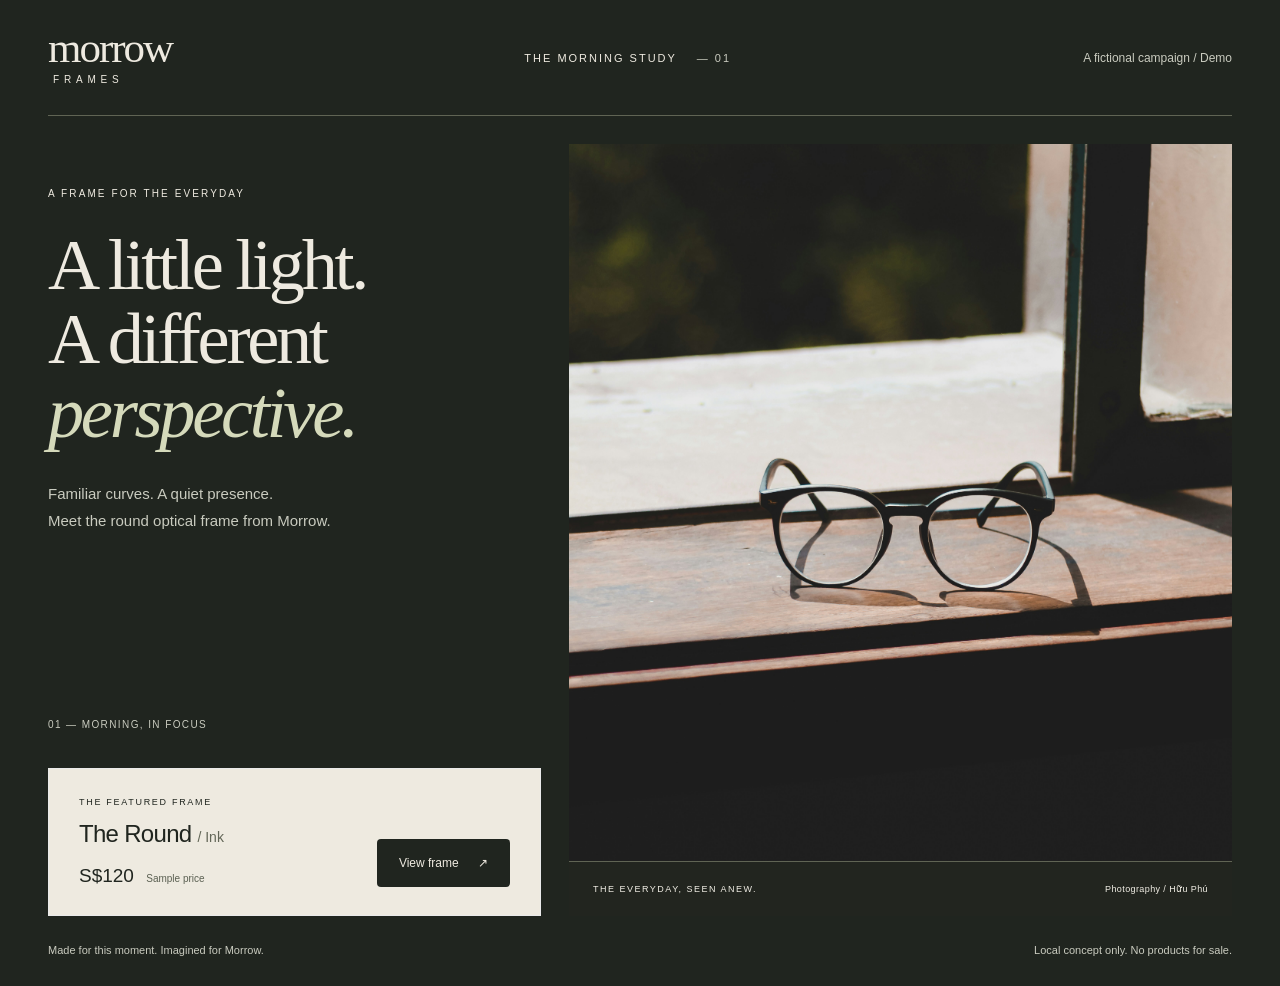
<file: studies/glasses-photo-condition-b/index.html>
<!doctype html>
<html lang="en">
<head>
<meta charset="utf-8">
<meta name="viewport" content="width=device-width, initial-scale=1">
<meta name="description" content="Morrow Frames — a fictional optical frame campaign. Local design demo only.">
<title>Morrow Frames — The morning study</title>
<link rel="stylesheet" href="style.css">
</head>
<body>
<a class="skip" href="#main">Skip to campaign</a>
<div class="page">
<header class="masthead"><a class="brand" href="./" aria-label="Morrow Frames home">morrow<span>FRAMES</span></a><p class="edition">THE MORNING STUDY <span>— 01</span></p><span class="demo">A fictional campaign / Demo</span></header>
<main id="main" tabindex="-1" class="campaign">
<section class="introduction" aria-labelledby="headline"><p class="eyebrow">A FRAME FOR THE EVERYDAY</p><h1 id="headline">A little light.<br>A different<br><em>perspective.</em></h1><p class="intro-copy">Familiar curves. A quiet presence.<br>Meet the round optical frame from Morrow.</p><span class="study-number" aria-hidden="true">01 — MORNING, IN FOCUS</span></section>
<figure class="scene"><img src="assets/scene.jpg" alt="Black round optical glasses on a wooden windowsill, with sunlight tracing the rims and casting long shadows." width="3456" height="5184"><figcaption><span>THE EVERYDAY, SEEN ANEW.</span><span>Photography / Hữu Phú</span></figcaption></figure>
<section class="offer" aria-labelledby="frame-name"><div><p class="eyebrow">THE FEATURED FRAME</p><h2 id="frame-name">The Round <span> / Ink</span></h2><p class="price">S$120 <span>Sample price</span></p></div><button class="view-frame" type="button" aria-haspopup="dialog">View frame <span aria-hidden="true">↗</span></button></section>
</main>
<footer><p>Made for this moment. Imagined for Morrow.</p><p>Local concept only. No products for sale.</p></footer>
</div>
<dialog aria-labelledby="dialog-title" aria-describedby="dialog-description"><button class="close" type="button" aria-label="Close frame details" autofocus>Close <span aria-hidden="true">×</span></button><div class="dialog-image"><img src="assets/detail.png" alt="Closer view of the same black round glasses, showing the curved bridge, rims and window reflections." width="1770" height="970"></div><div class="dialog-copy"><p class="eyebrow">MORROW FRAMES / DEMO</p><h2 id="dialog-title">The Round</h2><p id="dialog-description">An ink-dark silhouette with rounded lenses and a curved bridge. A familiar shape, in a new light.</p><dl><div><dt>Colour</dt><dd>Ink</dd></div><div><dt>Style</dt><dd>Round optical</dd></div><div><dt>Sample price</dt><dd>S$120</dd></div></dl><p class="notice">This is a fictional campaign using a real photograph. The frame name and price are illustrative. No purchase or prescription service is available.</p></div></dialog>
<script src="app.js"></script>
</body>
</html>
</file>
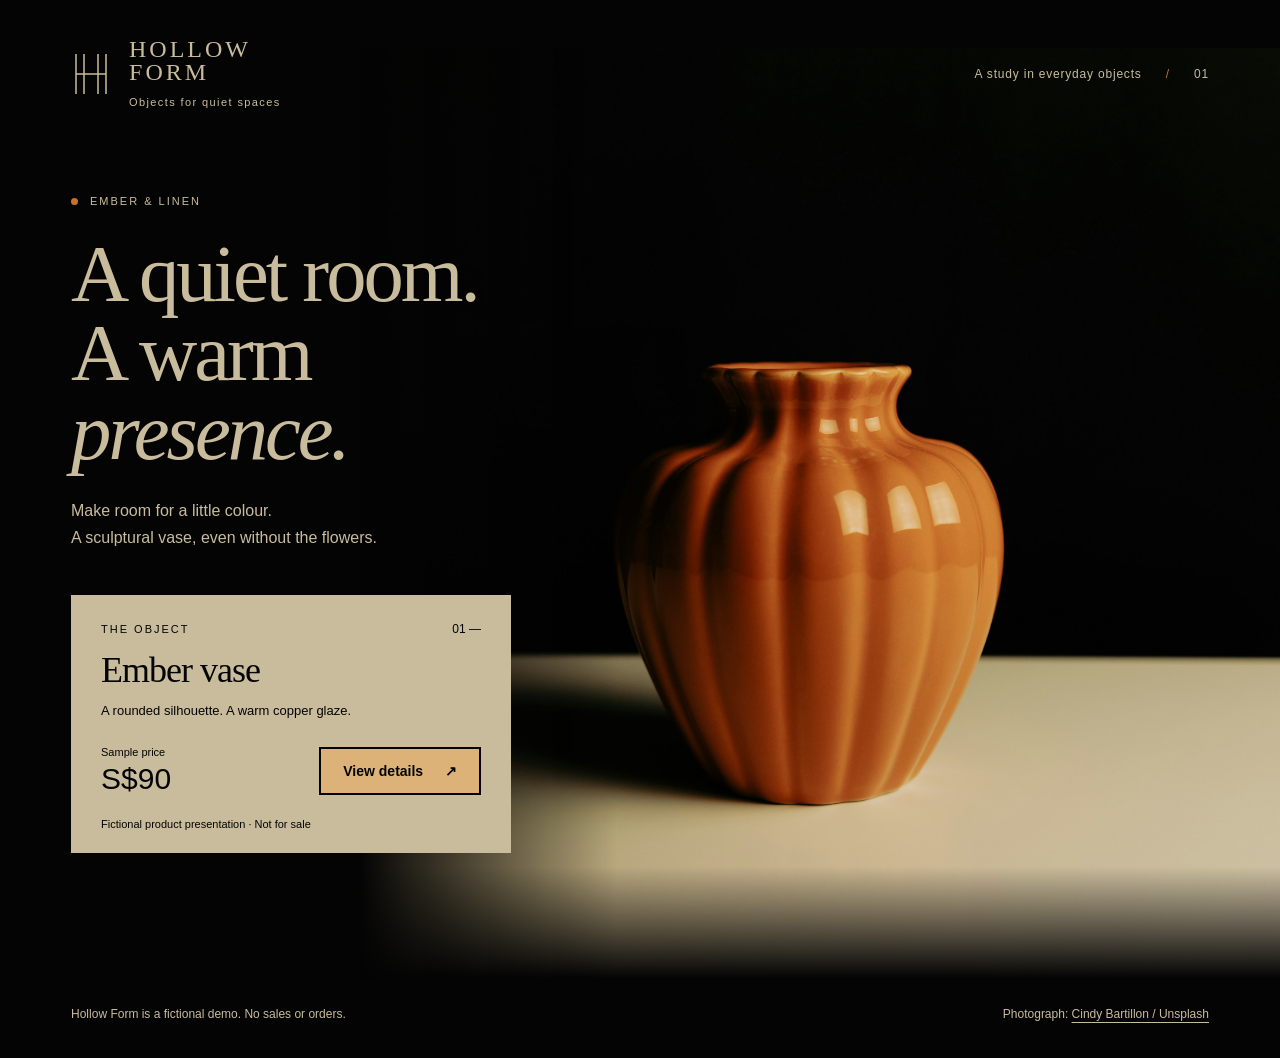
<file: studies/ceramic-campaign/site/index.html>
<!doctype html>
<html lang="en">
<head>
<meta charset="utf-8">
<meta name="viewport" content="width=device-width, initial-scale=1">
<meta name="color-scheme" content="dark">
<title>Hollow Form — Ember vase · Local demo</title>
<link rel="icon" href="data:,">
<link rel="stylesheet" href="style.css">
<script src="main.js" defer></script>
</head>
<body>
<a class="skip" href="#main">Skip to content</a>
<header class="masthead">
  <div class="identity" aria-label="Hollow Form">
    <svg aria-hidden="true" viewBox="0 0 40 48" width="40" height="48" fill="none"><path d="M5 4v40M35 4v40M5 24h30M13 4v40M27 4v40" stroke="currentColor" stroke-width="1.5"/></svg>
    <span>HOLLOW<br>FORM<span class="identity-note">Objects for quiet spaces</span></span>
  </div>
  <p class="edition">A study in everyday objects <span aria-hidden="true">/</span> 01</p>
</header>
<main id="main">
  <section class="campaign" aria-labelledby="headline">
    <div class="intro">
      <p class="eyebrow"><span aria-hidden="true"></span> Ember &amp; linen</p>
      <h1 id="headline">A quiet room.<br>A warm<br><em>presence.</em></h1>
      <p class="proposition">Make room for a little colour.<br>A sculptural vase, even without the flowers.</p>
    </div>
    <figure class="scene">
      <img src="ceramic.jpg" width="2400" height="3600" alt="Copper-orange ceramic vase with shaded vertical ribs and bright window reflections, resting on a linen-coloured table." fetchpriority="high">
    </figure>
    <section class="offer" aria-labelledby="product-name">
      <div class="offer-heading"><p class="eyebrow">The object</p><span aria-hidden="true">01 —</span></div>
      <h2 id="product-name">Ember vase</h2>
      <p class="description">A rounded silhouette. A warm copper glaze.</p>
      <div class="offer-action"><p class="price"><span>Sample price</span><strong>S$90</strong></p><button id="details" type="button" aria-haspopup="dialog">View details <span aria-hidden="true">↗</span></button></div>
      <p class="offer-note">Fictional product presentation · Not for sale</p>
    </section>
  </section>
</main>
<footer>
  <p>Hollow Form is a fictional demo. No sales or orders.</p>
  <p>Photograph: <a href="https://unsplash.com/photos/an-orange-vase-sitting-on-a-white-table-THtfRdrK0nI" target="_blank" rel="noopener noreferrer">Cindy Bartillon / Unsplash<span class="visually-hidden"> (opens in a new tab)</span></a></p>
</footer>
<dialog aria-labelledby="detail-title" aria-describedby="detail-description">
  <p class="eyebrow">Hollow Form / The object</p>
  <h2 id="detail-title">Ember vase</h2>
  <p id="detail-description">A rounded ceramic vase with a copper-orange glaze and vertical ribs. A warm presence for a quiet corner.</p>
  <p class="dialog-price">Sample price <strong>S$90</strong></p>
  <p>This fictional demo uses a photograph by Cindy Bartillon. It is not a real product offer. No sales or orders.</p>
  <form method="dialog"><button type="submit" autofocus>Close</button></form>
</dialog>
</body>
</html>
</file>
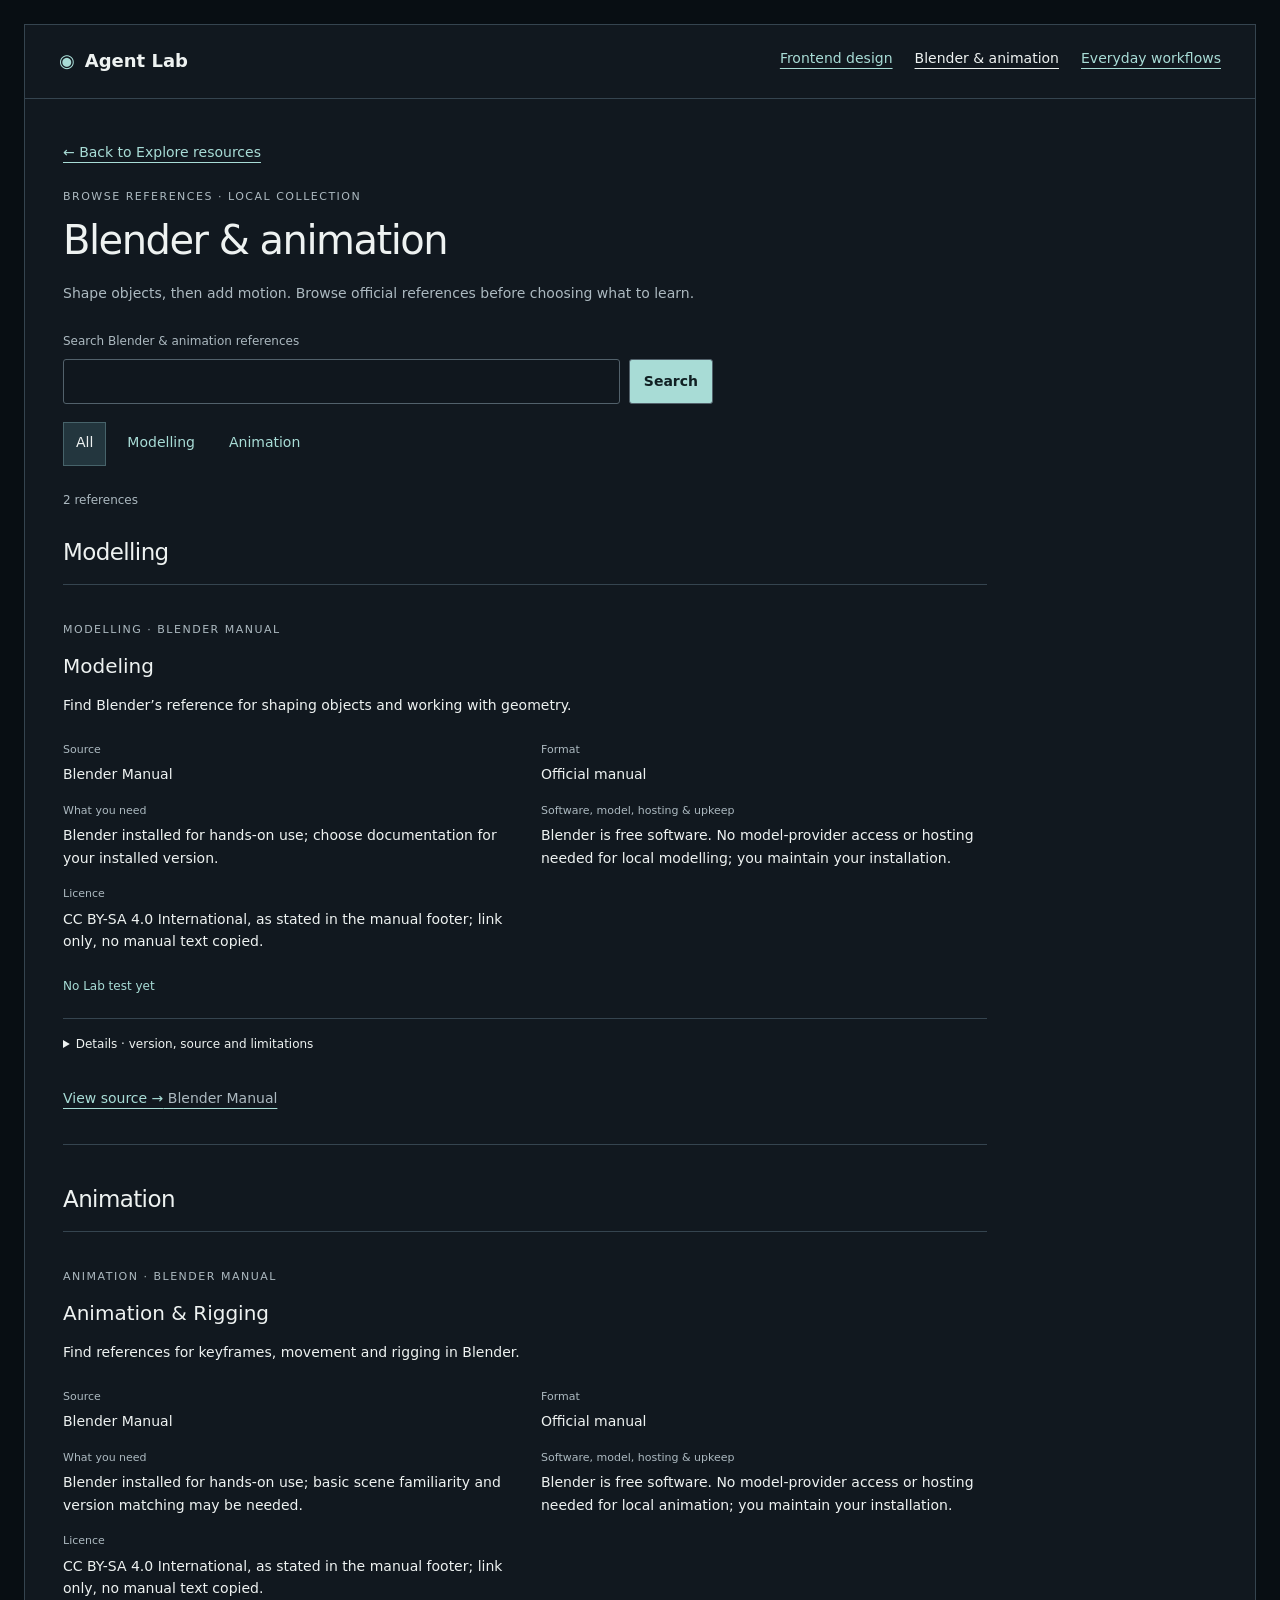
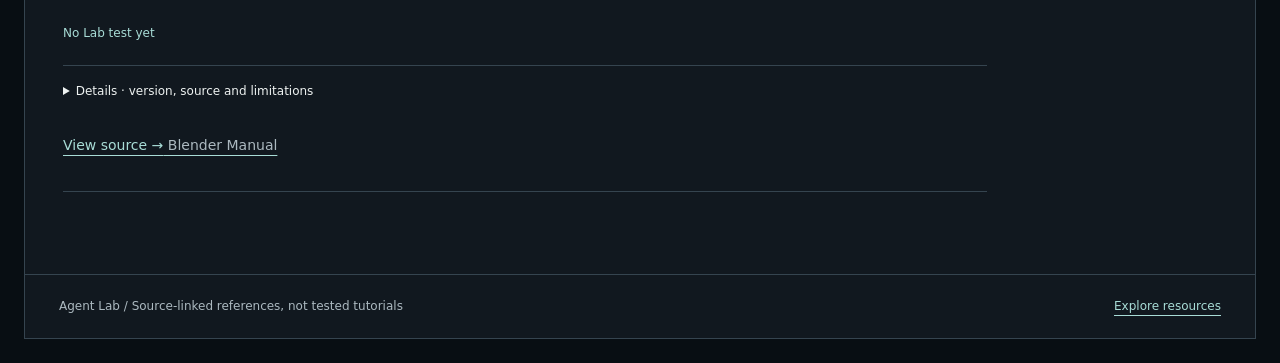
<file: website/references/blender/index.html>
<!doctype html>
<html lang="en">
<head>
<meta charset="utf-8">
<meta name="viewport" content="width=device-width,initial-scale=1">
<title>Blender &amp; animation · Agent Lab</title>
<link rel="stylesheet" href="../references.css">
<script src="../references.js" defer>
</script>
</head>
<body>
<div class="shell">
<header>
<a class="brand" href="../../discovery.html">Agent Lab</a>
<nav aria-label="Reference collections">
<a href="../frontend/">Frontend design</a>
<a href="../blender/" aria-current="page">Blender &amp; animation</a>
<a href="../workflows/">Everyday workflows</a>
</nav>
</header>
<main>
<a href="../../discovery.html">← Back to Explore resources</a>
<p class="eyebrow">Browse references · Local collection</p>
<h1>Blender &amp; animation</h1>
<p class="purpose">Shape objects, then add motion. Browse official references before choosing what to learn.</p>
<form method="get" action="./" role="search">
<label for="reference-query">Search Blender &amp; animation references</label>
<div class="search">
<input type="search" id="reference-query" name="q">
<input type="hidden" name="topic" value="all">
<button type="submit">Search</button>
</div>
</form>
<nav class="filters" aria-label="Reference topics">
<a href="./" data-filter="all">All</a>
<a href="./?topic=modelling" data-filter="modelling">Modelling</a>
<a href="./?topic=animation" data-filter="animation">Animation</a>
</nav>
<p class="count" id="result-count" role="status" aria-live="polite" tabindex="-1">2 references</p>
<section class="empty" id="empty" hidden>
<h2>No references match.</h2>
<p>Try a broader search or clear the topic.</p>
<a href="./">Clear filters</a>
</section>
<section class="collection">
<h2>Modelling</h2>
<article class="entry" data-topic="modelling">
<p class="eyebrow">Modelling · Blender Manual</p>
<h3>Modeling</h3>
<p>Find Blender’s reference for shaping objects and working with geometry.</p>
<dl class="facts">
<div>
<dt>Source</dt>
<dd>Blender Manual</dd>
</div>
<div>
<dt>Format</dt>
<dd>Official manual</dd>
</div>
<div>
<dt>What you need</dt>
<dd>Blender installed for hands-on use; choose documentation for your installed version.</dd>
</div>
<div>
<dt>Software, model, hosting &amp; upkeep</dt>
<dd>Blender is free software. No model-provider access or hosting needed for local modelling; you maintain your installation.</dd>
</div>
<div>
<dt>Licence</dt>
<dd>CC BY-SA 4.0 International, as stated in the manual footer; link only, no manual text copied.</dd>
</div>
</dl>
<p class="evidence">No Lab test yet</p>
<details>
<summary>Details · version, source and limitations</summary>
<dl class="facts">
<div>
<dt>Version</dt>
<dd>Blender 5.2 LTS Manual at source review; latest address can change. Match your installed version.</dd>
</div>
<div>
<dt>Checked date</dt>
<dd>2026-10-13 source review; sources can change.</dd>
</div>
<div>
<dt>Attribution</dt>
<dd>Blender Manual; original titles and source links retained.</dd>
</div>
<div>
<dt>Rights notes</dt>
<dd>CC BY-SA 4.0 International, as stated in the manual footer; link only, no manual text copied. Reuse requires following the source licence, including attribution and share-alike terms; this listing copies no manual text.</dd>
</div>
<div>
<dt>Limitations</dt>
<dd>A reference manual, not a promised beginner course; version compatibility and outcomes have not been tested here.</dd>
</div>
</dl>
</details>
<a class="source" href="https://docs.blender.org/manual/en/latest/modeling/index.html">View source →<span class="muted"> Blender Manual</span>
</a>
</article>
</section>
<section class="collection">
<h2>Animation</h2>
<article class="entry" data-topic="animation">
<p class="eyebrow">Animation · Blender Manual</p>
<h3>Animation &amp; Rigging</h3>
<p>Find references for keyframes, movement and rigging in Blender.</p>
<dl class="facts">
<div>
<dt>Source</dt>
<dd>Blender Manual</dd>
</div>
<div>
<dt>Format</dt>
<dd>Official manual</dd>
</div>
<div>
<dt>What you need</dt>
<dd>Blender installed for hands-on use; basic scene familiarity and version matching may be needed.</dd>
</div>
<div>
<dt>Software, model, hosting &amp; upkeep</dt>
<dd>Blender is free software. No model-provider access or hosting needed for local animation; you maintain your installation.</dd>
</div>
<div>
<dt>Licence</dt>
<dd>CC BY-SA 4.0 International, as stated in the manual footer; link only, no manual text copied.</dd>
</div>
</dl>
<p class="evidence">No Lab test yet</p>
<details>
<summary>Details · version, source and limitations</summary>
<dl class="facts">
<div>
<dt>Version</dt>
<dd>Blender 5.2 LTS Manual at source review; latest address can change. Match your installed version.</dd>
</div>
<div>
<dt>Checked date</dt>
<dd>2026-10-13 source review; sources can change.</dd>
</div>
<div>
<dt>Attribution</dt>
<dd>Blender Manual; original titles and source links retained.</dd>
</div>
<div>
<dt>Rights notes</dt>
<dd>CC BY-SA 4.0 International, as stated in the manual footer; link only, no manual text copied. Reuse requires following the source licence, including attribution and share-alike terms; this listing copies no manual text.</dd>
</div>
<div>
<dt>Limitations</dt>
<dd>Animation and rigging include advanced topics; no beginner rating or compatibility guarantee.</dd>
</div>
</dl>
</details>
<a class="source" href="https://docs.blender.org/manual/en/latest/animation/index.html">View source →<span class="muted"> Blender Manual</span>
</a>
</article>
</section>
<noscript>
<p>Search and filtering need JavaScript; all source entries remain readable below their collection headings.</p>
</noscript>
</main>
<footer>
<span>Agent Lab / Source-linked references, not tested tutorials</span>
<a href="../../discovery.html">Explore resources</a>
</footer>
</div>
</body>
</html>
</file>
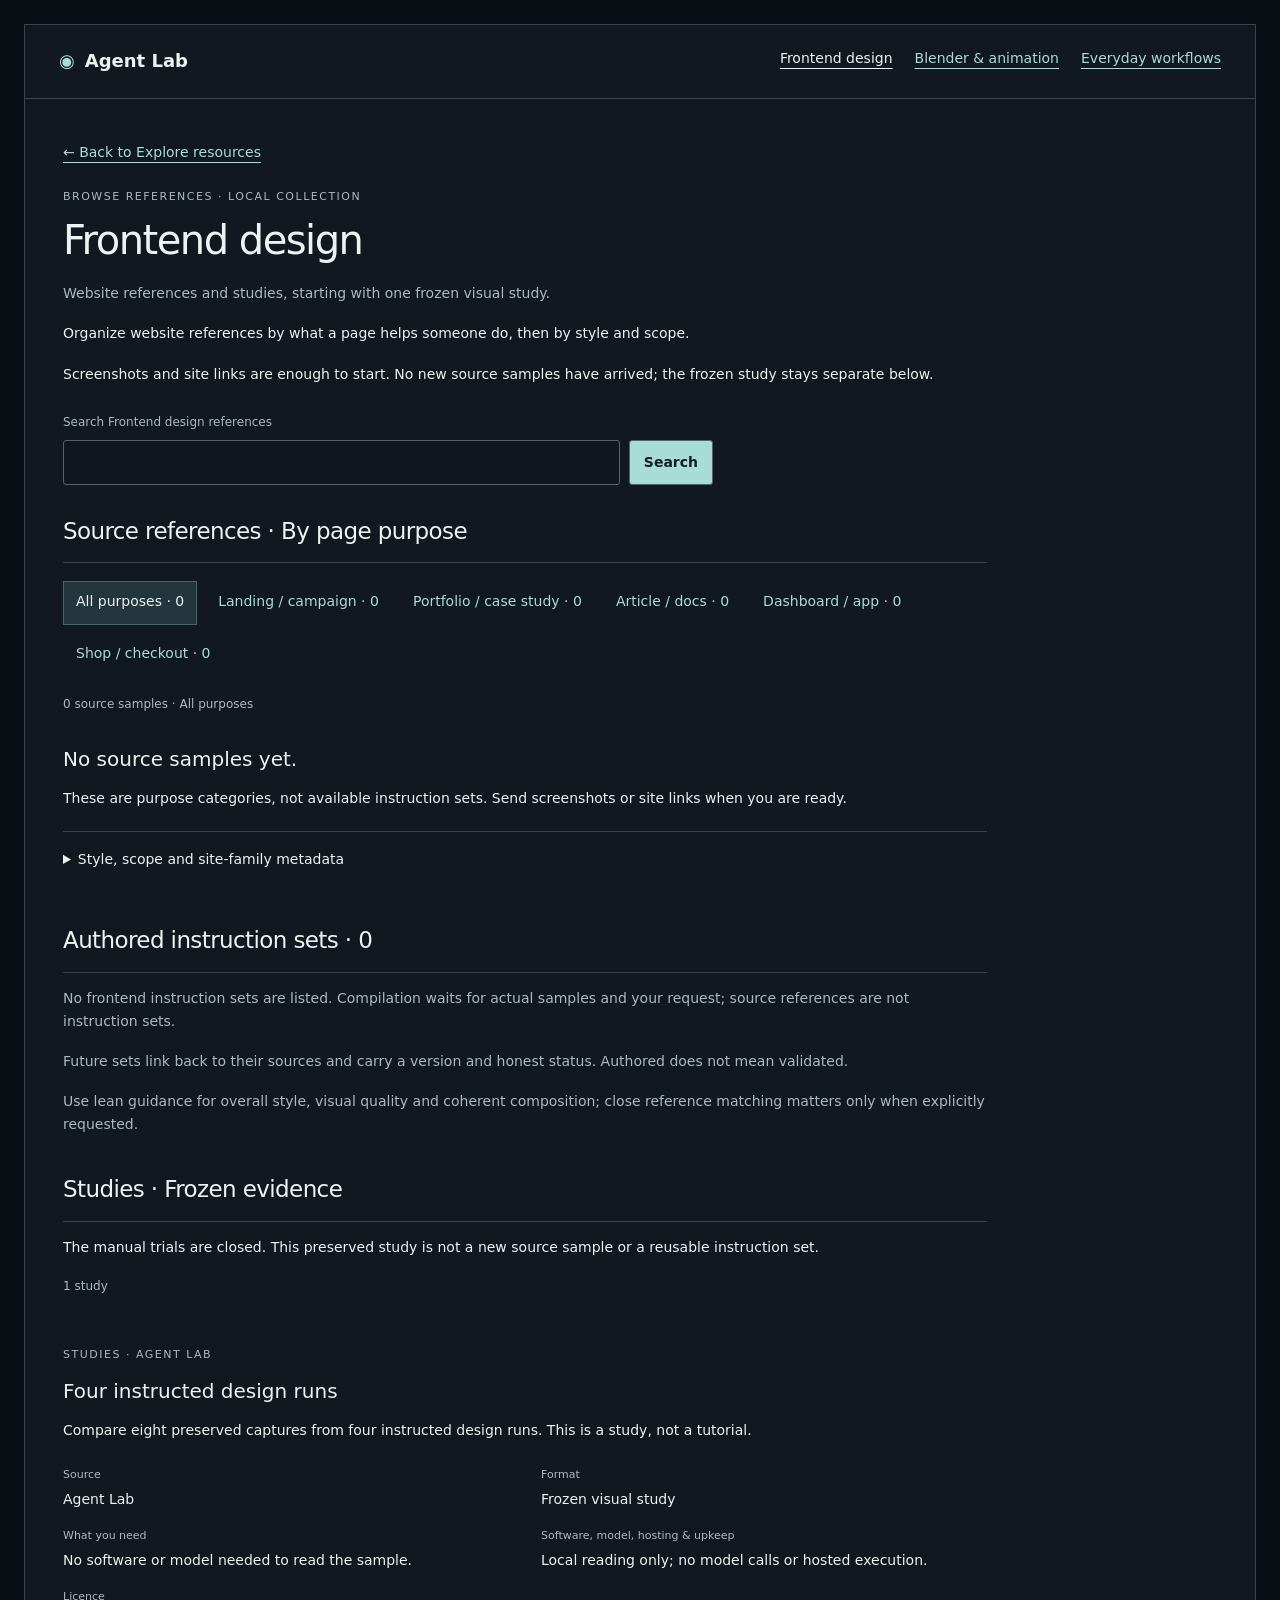
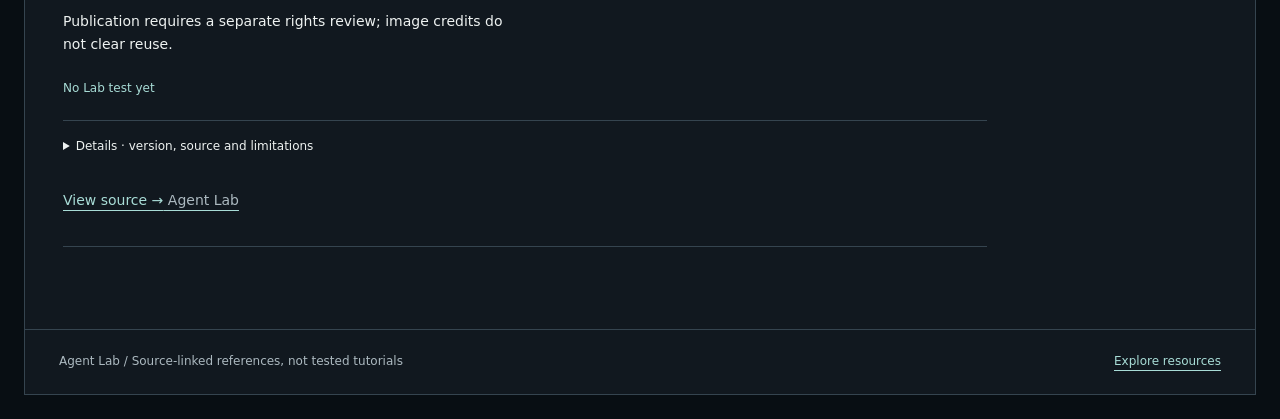
<file: website/references/frontend/index.html>
<!doctype html>
<html lang="en">
<head>
<meta charset="utf-8">
<meta name="viewport" content="width=device-width,initial-scale=1">
<title>Frontend design · Agent Lab</title>
<link rel="stylesheet" href="../references.css">
<link rel="stylesheet" href="frontend.css">
<script src="frontend.js" defer>
</script>
</head>
<body>
<div class="shell">
<header>
<a class="brand" href="../../discovery.html">Agent Lab</a>
<nav aria-label="Reference collections">
<a href="../frontend/" aria-current="page">Frontend design</a>
<a href="../blender/">Blender &amp; animation</a>
<a href="../workflows/">Everyday workflows</a>
</nav>
</header>
<main>
<a href="../../discovery.html">← Back to Explore resources</a>
<p class="eyebrow">Browse references · Local collection</p>
<h1>Frontend design</h1>
<p class="purpose">Website references and studies, starting with one frozen visual study.</p>
<p>Organize website references by what a page helps someone do, then by style and scope.</p>
<p>Screenshots and site links are enough to start. No new source samples have arrived; the frozen study stays separate below.</p>
<form method="get" action="./" role="search">
<label for="reference-query">Search Frontend design references</label>
<div class="search">
<input type="search" id="reference-query" name="q">
<input type="hidden" name="purpose" value="all">
<button type="submit">Search</button>
</div>
</form>
<section aria-labelledby="sources-heading" class="source-library">
<h2 id="sources-heading">Source references · By page purpose</h2>
<nav class="filters" aria-label="Page purpose">
<a href="./" data-purpose="all" aria-current="page">All purposes · 0</a>
<a href="?purpose=landing" data-purpose="landing">Landing / campaign · 0</a>
<a href="?purpose=portfolio" data-purpose="portfolio">Portfolio / case study · 0</a>
<a href="?purpose=reading" data-purpose="reading">Article / docs · 0</a>
<a href="?purpose=app" data-purpose="app">Dashboard / app · 0</a>
<a href="?purpose=shop" data-purpose="shop">Shop / checkout · 0</a>
</nav>
<p class="count" id="result-count" role="status" aria-live="polite" tabindex="-1">0 source samples · All purposes</p>
<div class="empty">
<h3>No source samples yet.</h3>
<p>These are purpose categories, not available instruction sets. Send screenshots or site links when you are ready.</p>
<a href="./" id="clear-filters" hidden>Clear filters</a>
</div>
<details id="sample-metadata">
<summary>Style, scope and site-family metadata</summary>
<p>Keep each sample once, with one primary purpose and any related purposes. Unknown metadata stays Not stated until reviewed.</p>
<dl class="facts">
<div><dt>Visual language · Multiple tags</dt><dd>For example: editorial, cinematic or playful. These are possible tags, not supplied samples.</dd></div>
<div><dt>Density and color mode</dt><dd>Record sparse / dense and light / dark separately from visual language and subject matter.</dd></div>
<div><dt>Scope</dt><dd>Site, page, section or component; name the part shown by a screenshot.</dd></div>
<div><dt>Site family and shared foundation</dt><dd>Link pages from the same site. Share identity, voice, navigation conventions, color roles and accessibility requirements where appropriate.</dd></div>
<div><dt>Page-specific variation</dt><dd>Pages in one site may use different styles. Record local exceptions instead of forcing one layout or style across every page.</dd></div>
<div><dt>Context</dt><dd>Audience, main action, content type and screen size, when known. Tools and platform describe delivery, not visual style.</dd></div>
<div><dt>Source and rights</dt><dd>Retain the original screenshot or link, creator if known, attribution and reuse limitations. A reference does not grant reuse rights.</dd></div>
<div><dt>Borrow / avoid and freedom</dt><dd>Optional notes on what to borrow or avoid, inspiration versus close matching, and essential constraints.</dd></div>
</dl>
<p>Style tags will offer another way to browse actual samples; none are assigned before samples arrive.</p>
</details>
</section>
<section class="instructions" aria-labelledby="instructions-heading">
<h2 id="instructions-heading">Authored instruction sets · 0</h2>
<p>No frontend instruction sets are listed. Compilation waits for actual samples and your request; source references are not instruction sets.</p>
<p>Future sets link back to their sources and carry a version and honest status. Authored does not mean validated.</p>
<p>Use lean guidance for overall style, visual quality and coherent composition; close reference matching matters only when explicitly requested.</p>
</section>
<section class="collection">
<h2>Studies · Frozen evidence</h2>
<p>The manual trials are closed. This preserved study is not a new source sample or a reusable instruction set.</p>
<p id="study-count" class="count" role="status" aria-live="polite">1 study</p>
<p id="study-empty" hidden>No studies match this search. <a href="./">Clear filters</a></p>
<article class="entry" data-topic="studies">
<p class="eyebrow">Studies · Agent Lab</p>
<h3>Four instructed design runs</h3>
<p>Compare eight preserved captures from four instructed design runs. This is a study, not a tutorial.</p>
<dl class="facts">
<div>
<dt>Source</dt>
<dd>Agent Lab</dd>
</div>
<div>
<dt>Format</dt>
<dd>Frozen visual study</dd>
</div>
<div>
<dt>What you need</dt>
<dd>No software or model needed to read the sample.</dd>
</div>
<div>
<dt>Software, model, hosting &amp; upkeep</dt>
<dd>Local reading only; no model calls or hosted execution.</dd>
</div>
<div>
<dt>Licence</dt>
<dd>Publication requires a separate rights review; image credits do not clear reuse.</dd>
</div>
</dl>
<p class="evidence">No Lab test yet</p>
<details>
<summary>Details · version, source and limitations</summary>
<dl class="facts">
<div>
<dt>Version</dt>
<dd>Frozen archive; see the sample provenance.</dd>
</div>
<div>
<dt>Checked date</dt>
<dd>2026-10-13 planning source review; sources can change.</dd>
</div>
<div>
<dt>Attribution</dt>
<dd>Agent Lab; original titles and source links retained.</dd>
</div>
<div>
<dt>Rights notes</dt>
<dd>Publication requires a separate rights review; image credits do not clear reuse. No rights to redistribute third-party content are granted by this listing.</dd>
</div>
<div>
<dt>Limitations</dt>
<dd>Invitation-only scope, subjective observations and unverified skill exposure; no effectiveness score.</dd>
</div>
</dl>
</details>
<a class="source" href="../../samples/four-instructed-runs/">View source →<span class="muted"> Agent Lab</span>
</a>
</article>
</section>
<noscript>
<p>Search and purpose selection need JavaScript; all metadata, empty categories and the study remain readable.</p>
</noscript>
</main>
<footer>
<span>Agent Lab / Source-linked references, not tested tutorials</span>
<a href="../../discovery.html">Explore resources</a>
</footer>
</div>
</body>
</html>
</file>
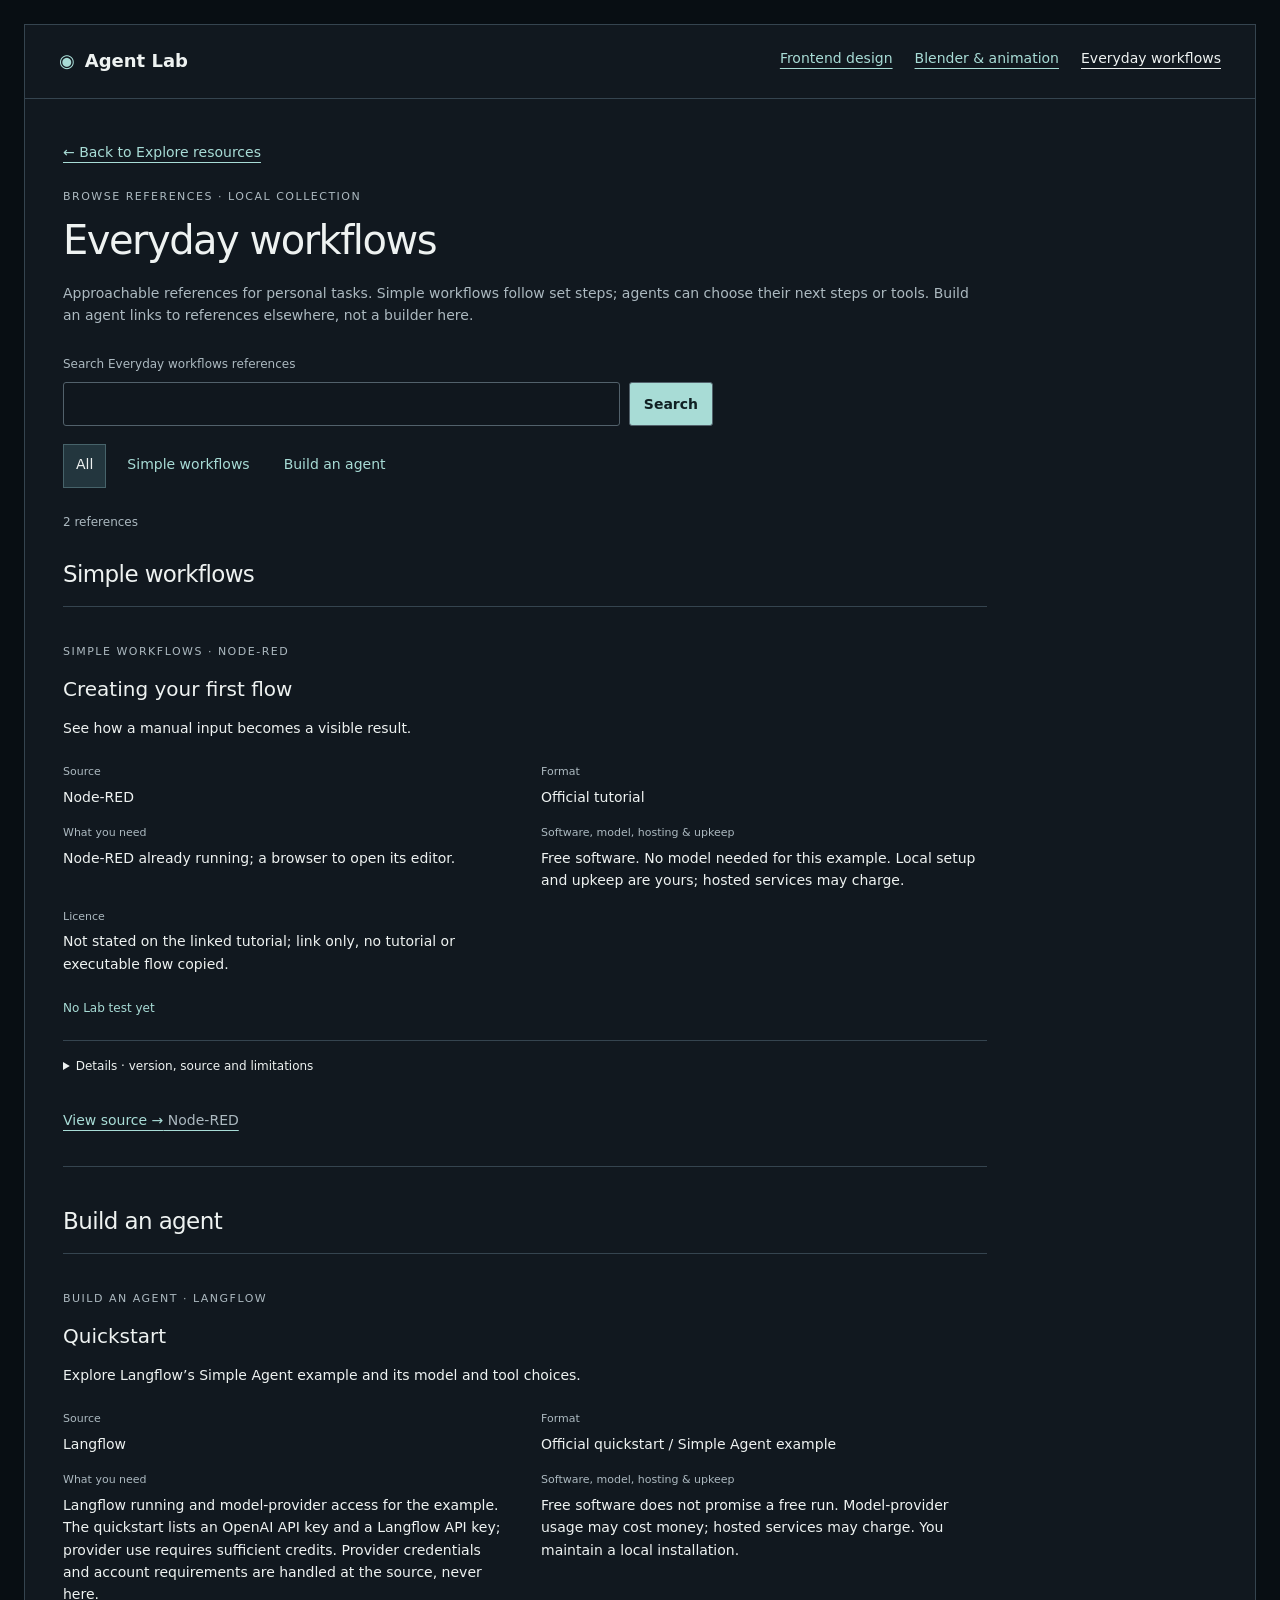
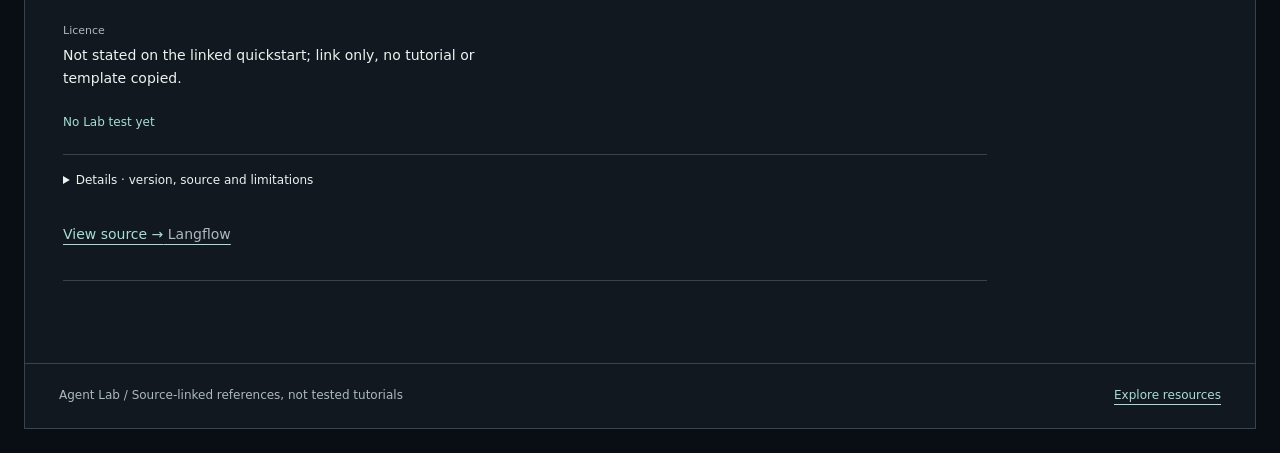
<file: website/references/workflows/index.html>
<!doctype html>
<html lang="en">
<head>
<meta charset="utf-8">
<meta name="viewport" content="width=device-width,initial-scale=1">
<title>Everyday workflows · Agent Lab</title>
<link rel="stylesheet" href="../references.css">
<script src="../references.js" defer>
</script>
</head>
<body>
<div class="shell">
<header>
<a class="brand" href="../../discovery.html">Agent Lab</a>
<nav aria-label="Reference collections">
<a href="../frontend/">Frontend design</a>
<a href="../blender/">Blender &amp; animation</a>
<a href="../workflows/" aria-current="page">Everyday workflows</a>
</nav>
</header>
<main>
<a href="../../discovery.html">← Back to Explore resources</a>
<p class="eyebrow">Browse references · Local collection</p>
<h1>Everyday workflows</h1>
<p class="purpose">Approachable references for personal tasks. Simple workflows follow set steps; agents can choose their next steps or tools. Build an agent links to references elsewhere, not a builder here.</p>
<form method="get" action="./" role="search">
<label for="reference-query">Search Everyday workflows references</label>
<div class="search">
<input type="search" id="reference-query" name="q">
<input type="hidden" name="topic" value="all">
<button type="submit">Search</button>
</div>
</form>
<nav class="filters" aria-label="Reference topics">
<a href="./" data-filter="all">All</a>
<a href="./?topic=simple" data-filter="simple">Simple workflows</a>
<a href="./?topic=agent" data-filter="agent">Build an agent</a>
</nav>
<p class="count" id="result-count" role="status" aria-live="polite" tabindex="-1">2 references</p>
<section class="empty" id="empty" hidden>
<h2>No references match.</h2>
<p>Try a broader search or clear the topic.</p>
<a href="./">Clear filters</a>
</section>
<section class="collection">
<h2>Simple workflows</h2>
<article class="entry" data-topic="simple">
<p class="eyebrow">Simple workflows · Node-RED</p>
<h3>Creating your first flow</h3>
<p>See how a manual input becomes a visible result.</p>
<dl class="facts">
<div>
<dt>Source</dt>
<dd>Node-RED</dd>
</div>
<div>
<dt>Format</dt>
<dd>Official tutorial</dd>
</div>
<div>
<dt>What you need</dt>
<dd>Node-RED already running; a browser to open its editor.</dd>
</div>
<div>
<dt>Software, model, hosting &amp; upkeep</dt>
<dd>Free software. No model needed for this example. Local setup and upkeep are yours; hosted services may charge.</dd>
</div>
<div>
<dt>Licence</dt>
<dd>Not stated on the linked tutorial; link only, no tutorial or executable flow copied.</dd>
</div>
</dl>
<p class="evidence">No Lab test yet</p>
<details>
<summary>Details · version, source and limitations</summary>
<dl class="facts">
<div>
<dt>Version</dt>
<dd>Not stated on the linked tutorial.</dd>
</div>
<div>
<dt>Checked date</dt>
<dd>2026-10-13 source review; sources can change.</dd>
</div>
<div>
<dt>Attribution</dt>
<dd>Node-RED; original titles and source links retained.</dd>
</div>
<div>
<dt>Rights notes</dt>
<dd>The source footer credits OpenJS Foundation and Node-RED contributors, with all rights reserved. Link only; no tutorial or executable flow copied.</dd>
</div>
<div>
<dt>Limitations</dt>
<dd>This reference does not install Node-RED or import a flow. Setup and usability are untested here.</dd>
</div>
</dl>
</details>
<a class="source" href="https://nodered.org/docs/tutorials/first-flow">View source →<span class="muted"> Node-RED</span>
</a>
</article>
</section>
<section class="collection">
<h2>Build an agent</h2>
<article class="entry" data-topic="agent">
<p class="eyebrow">Build an agent · Langflow</p>
<h3>Quickstart</h3>
<p>Explore Langflow’s Simple Agent example and its model and tool choices.</p>
<dl class="facts">
<div>
<dt>Source</dt>
<dd>Langflow</dd>
</div>
<div>
<dt>Format</dt>
<dd>Official quickstart / Simple Agent example</dd>
</div>
<div>
<dt>What you need</dt>
<dd>Langflow running and model-provider access for the example. The quickstart lists an OpenAI API key and a Langflow API key; provider use requires sufficient credits. Provider credentials and account requirements are handled at the source, never here.</dd>
</div>
<div>
<dt>Software, model, hosting &amp; upkeep</dt>
<dd>Free software does not promise a free run. Model-provider usage may cost money; hosted services may charge. You maintain a local installation.</dd>
</div>
<div>
<dt>Licence</dt>
<dd>Not stated on the linked quickstart; link only, no tutorial or template copied.</dd>
</div>
</dl>
<p class="evidence">No Lab test yet</p>
<details>
<summary>Details · version, source and limitations</summary>
<dl class="facts">
<div>
<dt>Version</dt>
<dd>1.12.x at source review; the quickstart address can change.</dd>
</div>
<div>
<dt>Checked date</dt>
<dd>2026-10-13 source review; sources can change.</dd>
</div>
<div>
<dt>Attribution</dt>
<dd>Langflow; original titles and source links retained.</dd>
</div>
<div>
<dt>Rights notes</dt>
<dd>Not stated on the linked quickstart; link only, no tutorial or template copied. No rights to redistribute third-party content are granted by this listing.</dd>
</div>
<div>
<dt>Limitations</dt>
<dd>Model availability, provider pricing and setup can change. No account connection, paid run or agent creation happens here.</dd>
</div>
</dl>
</details>
<a class="source" href="https://docs.langflow.org/get-started-quickstart">View source →<span class="muted"> Langflow</span>
</a>
</article>
</section>
<noscript>
<p>Search and filtering need JavaScript; all source entries remain readable below their collection headings.</p>
</noscript>
</main>
<footer>
<span>Agent Lab / Source-linked references, not tested tutorials</span>
<a href="../../discovery.html">Explore resources</a>
</footer>
</div>
</body>
</html>
</file>
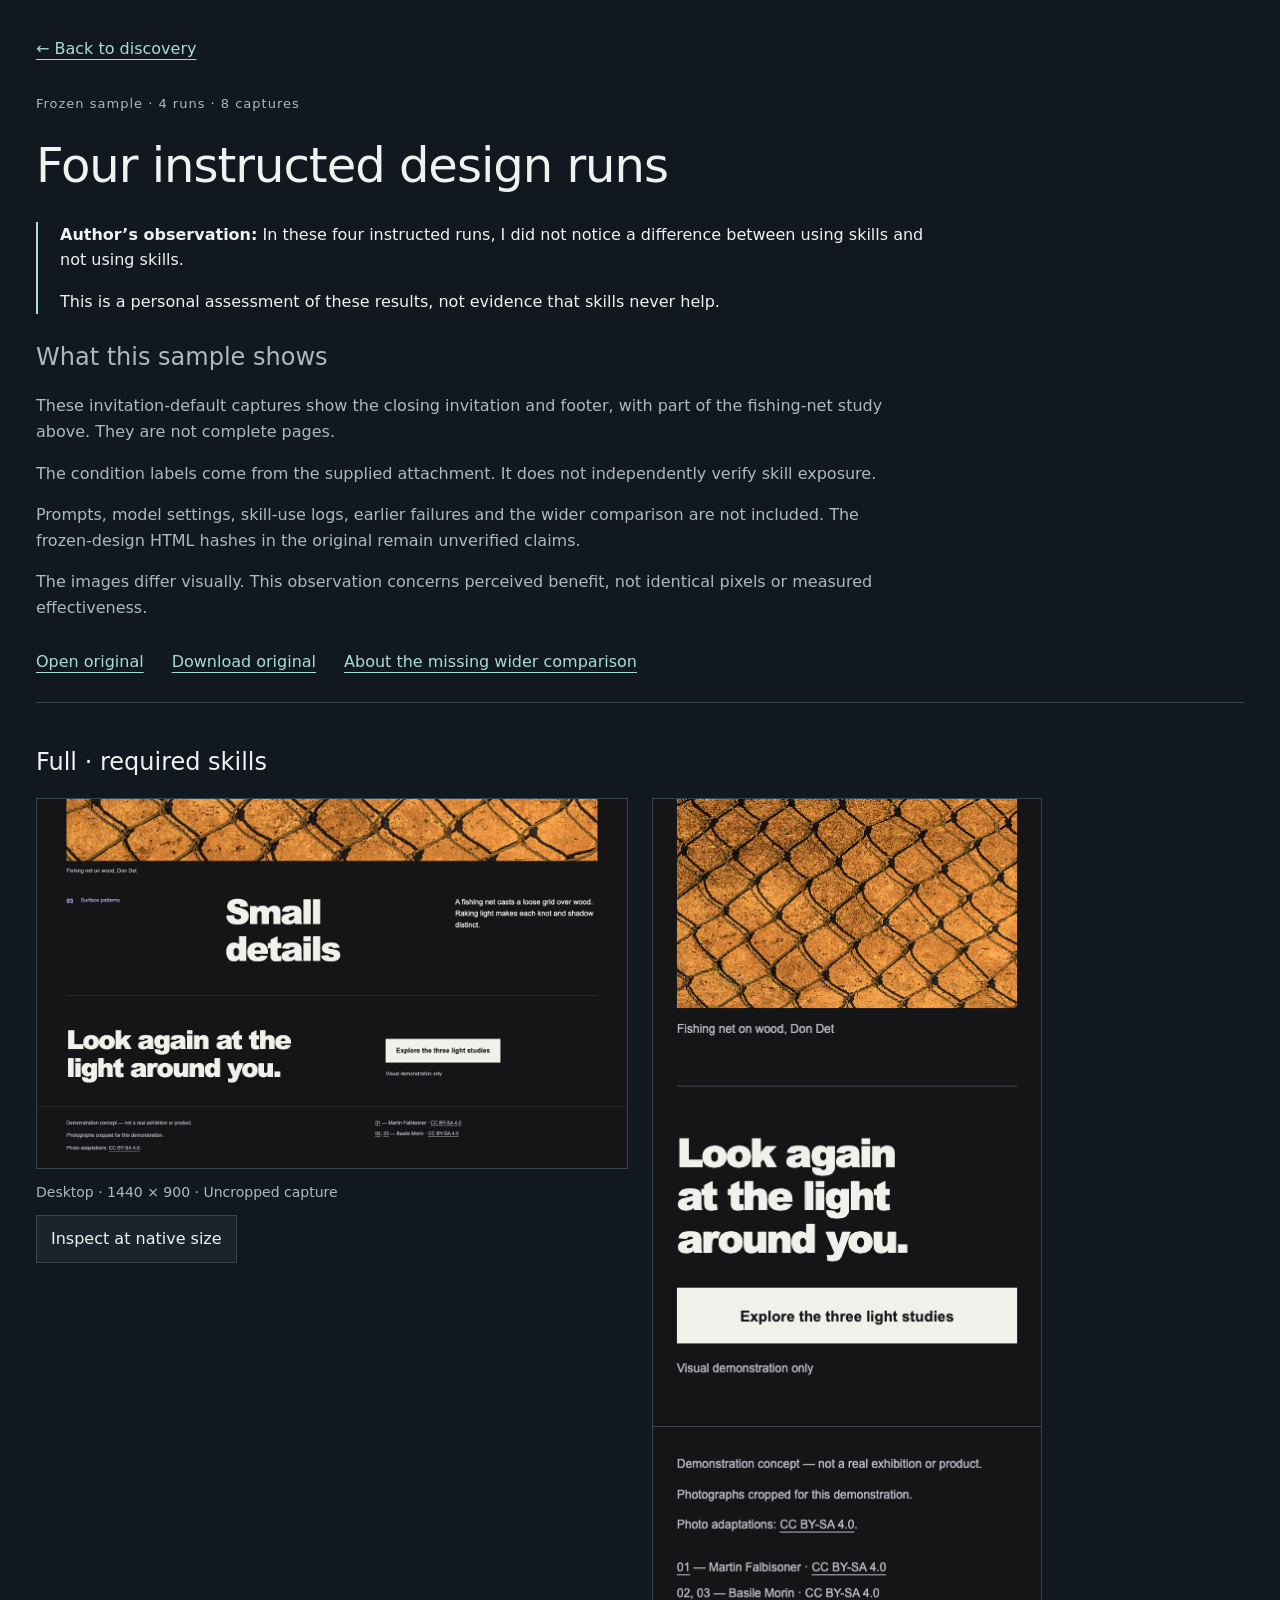
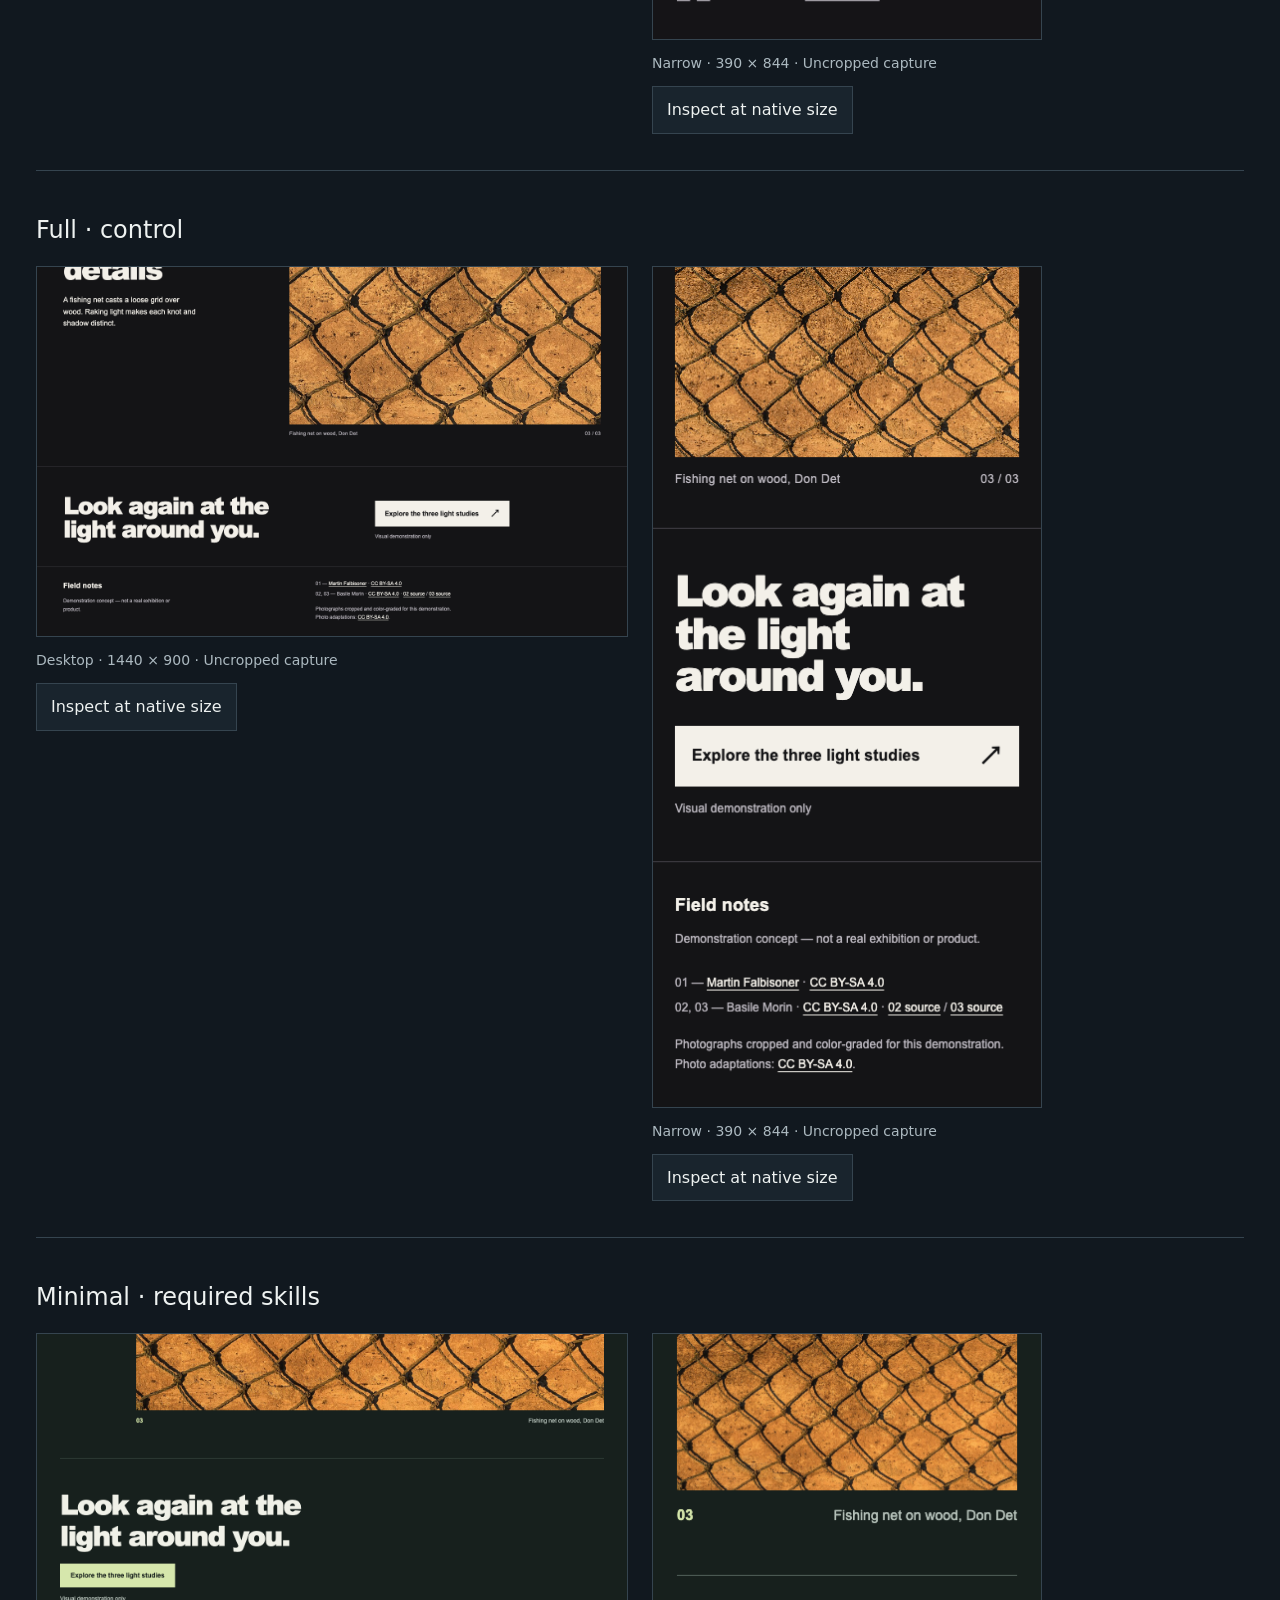
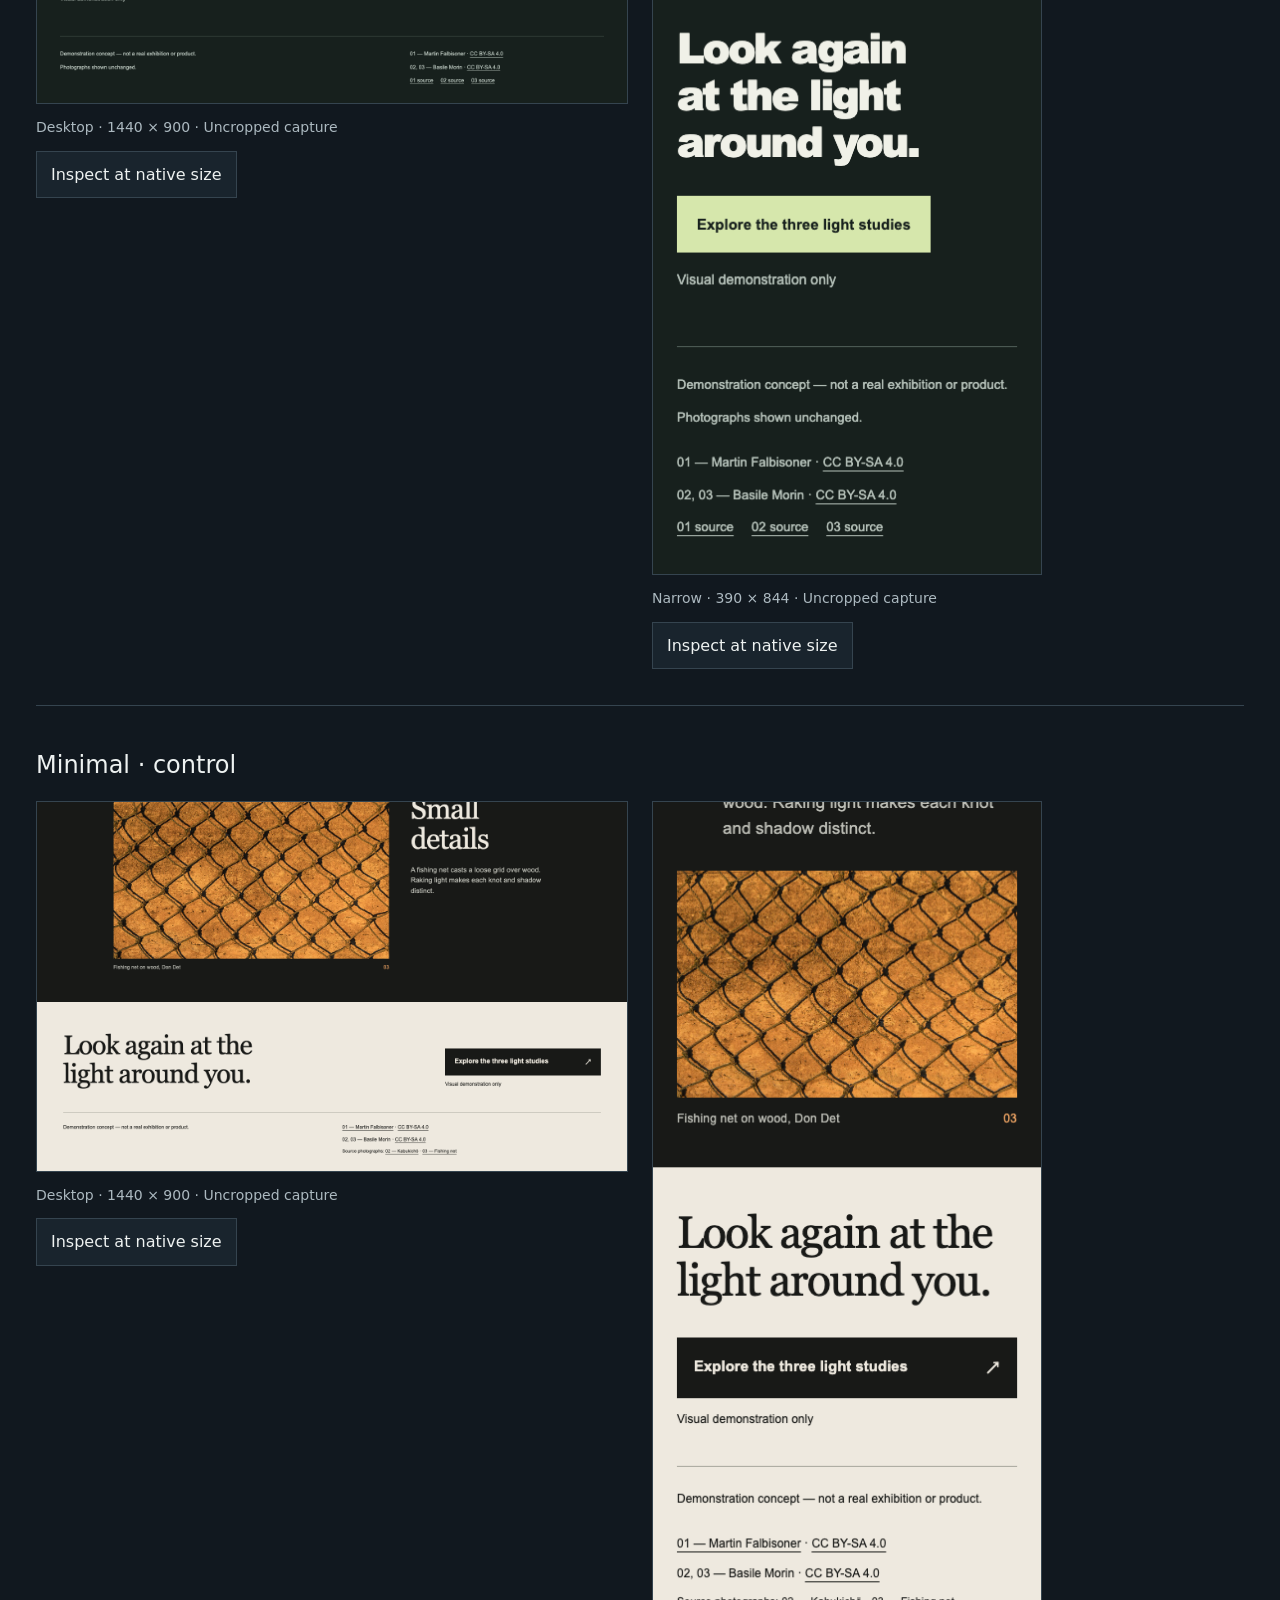
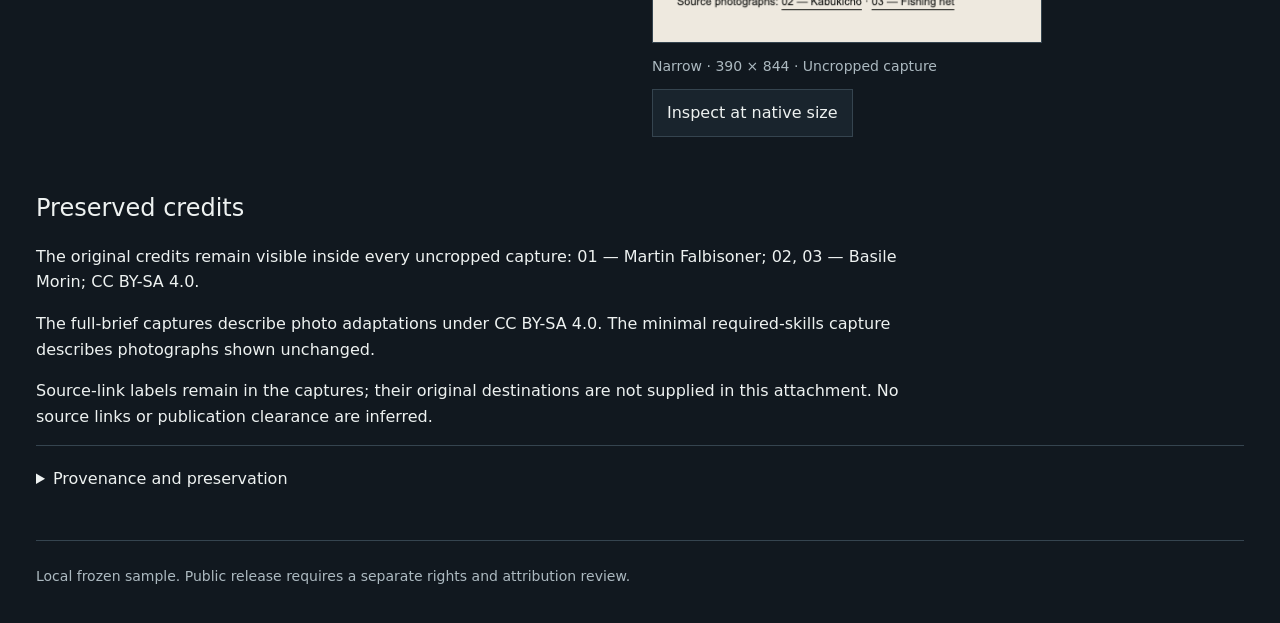
<file: website/samples/four-instructed-runs/index.html>
<!doctype html>
<html lang="en"><head><meta charset="utf-8"><meta name="viewport" content="width=device-width,initial-scale=1"><title>Four instructed design runs · Agent Lab</title><link rel="stylesheet" href="sample.css"></head>
<body><main>
<a href="../../discovery.html">← Back to discovery</a>
<p class="eyebrow">Frozen sample · 4 runs · 8 captures</p>
<h1>Four instructed design runs</h1>
<div class="observation"><p><strong>Author’s observation:</strong> In these four instructed runs, I did not notice a difference between using skills and not using skills.</p>
<p>This is a personal assessment of these results, not evidence that skills never help.</p></div>
<section class="limits" aria-labelledby="limits"><h2 id="limits">What this sample shows</h2>
<p>These invitation-default captures show the closing invitation and footer, with part of the fishing-net study above. They are not complete pages.</p>
<p>The condition labels come from the supplied attachment. It does not independently verify skill exposure.</p>
<p>Prompts, model settings, skill-use logs, earlier failures and the wider comparison are not included. The frozen-design HTML hashes in the original remain unverified claims.</p>
<p>The images differ visually. This observation concerns perceived benefit, not identical pixels or measured effectiveness.</p></section>
<nav class="actions" aria-label="Frozen archive"><a href="DEFAULT-EVIDENCE.html">Open original</a><a href="DEFAULT-EVIDENCE.html" download="DEFAULT-EVIDENCE.html">Download original</a><a href="REVIEW.html">About the missing wider comparison</a></nav>
<section class="run" aria-labelledby="run-1"><h2 id="run-1">Full · required skills</h2><div class="pair"><figure class="desktop"><img id="full-required-desktop" src="images/full-required-desktop.png" width="1440" height="900" alt="Full · required skills desktop capture: Dark page with fishing-net study, bold Small details heading, white invitation button and attribution footer."><figcaption>Desktop · 1440 × 900 · Uncropped capture</figcaption><button type="button" data-inspect="full-required-desktop" aria-label="Inspect Full · required skills desktop at native size">Inspect at native size</button></figure><figure class="narrow"><img id="full-required-narrow" src="images/full-required-narrow.png" width="390" height="844" alt="Full · required skills narrow capture: Net image above a three-line bold invitation, full-width white button and stacked footer credits."><figcaption>Narrow · 390 × 844 · Uncropped capture</figcaption><button type="button" data-inspect="full-required-narrow" aria-label="Inspect Full · required skills narrow at native size">Inspect at native size</button></figure></div></section><section class="run" aria-labelledby="run-2"><h2 id="run-2">Full · control</h2><div class="pair"><figure class="desktop"><img id="full-control-desktop" src="images/full-control-desktop.png" width="1440" height="900" alt="Full · control desktop capture: Dark page with fishing-net study, bold invitation, white arrow button and Field notes attribution footer."><figcaption>Desktop · 1440 × 900 · Uncropped capture</figcaption><button type="button" data-inspect="full-control-desktop" aria-label="Inspect Full · control desktop at native size">Inspect at native size</button></figure><figure class="narrow"><img id="full-control-narrow" src="images/full-control-narrow.png" width="390" height="844" alt="Full · control narrow capture: Net image above a three-line bold invitation, white arrow button and Field notes photo credits."><figcaption>Narrow · 390 × 844 · Uncropped capture</figcaption><button type="button" data-inspect="full-control-narrow" aria-label="Inspect Full · control narrow at native size">Inspect at native size</button></figure></div></section><section class="run" aria-labelledby="run-3"><h2 id="run-3">Minimal · required skills</h2><div class="pair"><figure class="desktop"><img id="minimal-required-desktop" src="images/minimal-required-desktop.png" width="1440" height="900" alt="Minimal · required skills desktop capture: Dark green page with fishing-net study, large sans-serif invitation, pale-green button and attribution footer."><figcaption>Desktop · 1440 × 900 · Uncropped capture</figcaption><button type="button" data-inspect="minimal-required-desktop" aria-label="Inspect Minimal · required skills desktop at native size">Inspect at native size</button></figure><figure class="narrow"><img id="minimal-required-narrow" src="images/minimal-required-narrow.png" width="390" height="844" alt="Minimal · required skills narrow capture: Dark green page with partial net image, three-line invitation, pale-green button and stacked source credits."><figcaption>Narrow · 390 × 844 · Uncropped capture</figcaption><button type="button" data-inspect="minimal-required-narrow" aria-label="Inspect Minimal · required skills narrow at native size">Inspect at native size</button></figure></div></section><section class="run" aria-labelledby="run-4"><h2 id="run-4">Minimal · control</h2><div class="pair"><figure class="desktop"><img id="minimal-control-desktop" src="images/minimal-control-desktop.png" width="1440" height="900" alt="Minimal · control desktop capture: Fishing-net study above a cream invitation section with serif heading, dark arrow button and attribution footer."><figcaption>Desktop · 1440 × 900 · Uncropped capture</figcaption><button type="button" data-inspect="minimal-control-desktop" aria-label="Inspect Minimal · control desktop at native size">Inspect at native size</button></figure><figure class="narrow"><img id="minimal-control-narrow" src="images/minimal-control-narrow.png" width="390" height="844" alt="Minimal · control narrow capture: Partial preceding study text and net image above a cream invitation, two-line serif heading, dark arrow button and footer credits."><figcaption>Narrow · 390 × 844 · Uncropped capture</figcaption><button type="button" data-inspect="minimal-control-narrow" aria-label="Inspect Minimal · control narrow at native size">Inspect at native size</button></figure></div></section>
<section aria-labelledby="credits"><h2 id="credits">Preserved credits</h2>
<p>The original credits remain visible inside every uncropped capture: 01 — Martin Falbisoner; 02, 03 — Basile Morin; CC BY-SA 4.0.</p>
<p>The full-brief captures describe photo adaptations under CC BY-SA 4.0. The minimal required-skills capture describes photographs shown unchanged.</p>
<p>Source-link labels remain in the captures; their original destinations are not supplied in this attachment. No source links or publication clearance are inferred.</p></section>
<details><summary>Provenance and preservation</summary><p>The original HTML and all eight extracted PNGs are unchanged. The author’s exact words and image hashes are recorded in <a href="PROVENANCE.json">the preserved provenance</a>.</p>
<p>Original HTML SHA-256: <code>dcea2bbb71fec9ec1a1726b40f4feb6cb5f989a7f0f4433d31f27c0791f6793a</code>.</p>
<p>The original’s wider-comparison link opens a separately labelled missing-file notice, not fabricated evidence.</p></details>
<footer>Local frozen sample. Public release requires a separate rights and attribution review.</footer>
</main>
<dialog id="viewer" aria-labelledby="viewer-title"><div class="viewer-head"><h2 id="viewer-title">Native-size capture</h2><button type="button" id="close-viewer">Close</button></div><p>Use Tab to focus the image area and arrow keys to scroll. Escape closes this view.</p><div class="viewport" tabindex="0" role="region" aria-label="Scrollable native-size image"><img id="native-image" alt=""></div></dialog>
<script src="sample.js"></script></body></html>
</file>
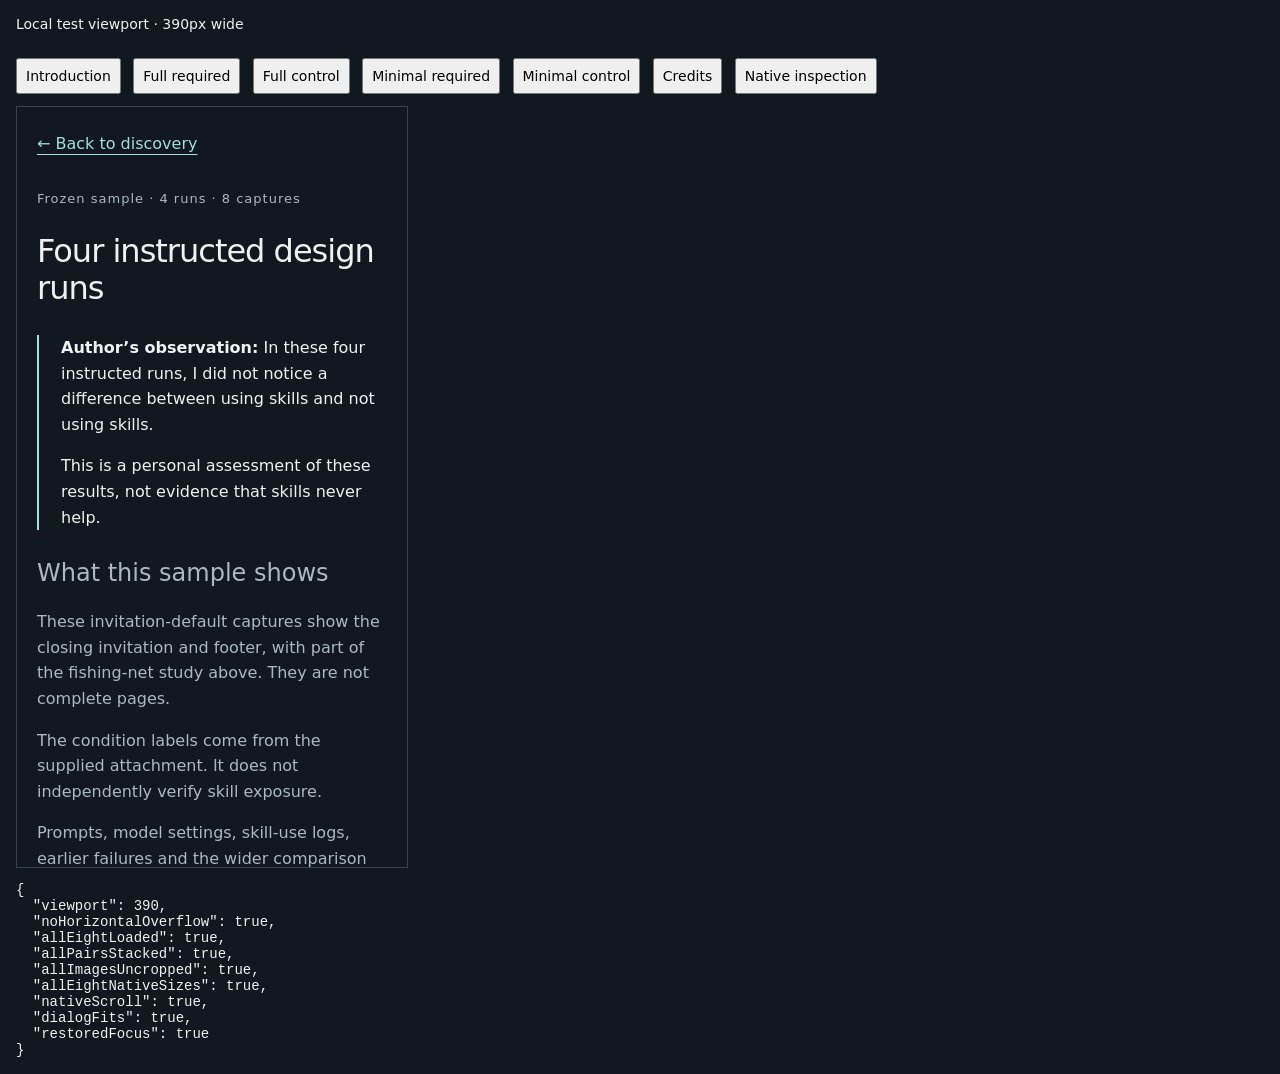
<file: tests/frozen_website_browser.html>
<!doctype html>
<html lang="en">
<head>
  <meta charset="utf-8">
  <title>390px sample verification</title>
  <style>
    body { background:#11181f; color:#eef2f1; font:14px system-ui; margin:16px; }
    iframe { display:block; width:390px; height:760px; border:1px solid #35444f; }
    button { font:inherit; margin:12px 8px 12px 0; padding:8px; }
    pre { white-space:pre-wrap; }
  </style>
</head>
<body>
  <p>Local test viewport · 390px wide</p>
  <div>
    <button onclick="go(0)">Introduction</button>
    <button onclick="go(1)">Full required</button>
    <button onclick="go(2)">Full control</button>
    <button onclick="go(3)">Minimal required</button>
    <button onclick="go(4)">Minimal control</button>
    <button onclick="go(5)">Credits</button>
    <button onclick="inspect()">Native inspection</button>
  </div>
  <iframe id="sample" title="Frozen sample at 390px" src="../website/samples/four-instructed-runs/"></iframe>
  <pre id="checks" aria-live="polite"></pre>
  <script>
    const frame = document.getElementById('sample');
    function go(n) {
      const d = frame.contentDocument;
      if (d.getElementById('viewer').open) d.getElementById('viewer').close();
      const targets = [d.querySelector('main'), ...d.querySelectorAll('.run'), d.querySelector('#credits')];
      targets[n].scrollIntoView();
    }
    function inspect() {
      frame.contentDocument.querySelector('[data-inspect]').click();
    }
    frame.onload = async () => {
      const d = frame.contentDocument;
      const w = frame.contentWindow;
      const images = [...d.querySelectorAll('figure img')];
      const pairs = [...d.querySelectorAll('.pair')];
      const results = {
        viewport: w.innerWidth,
        noHorizontalOverflow: d.documentElement.scrollWidth === d.documentElement.clientWidth,
        allEightLoaded: images.length === 8 && images.every(i => i.complete && i.naturalWidth > 0),
        allPairsStacked: pairs.every(p => w.getComputedStyle(p).gridTemplateColumns.split(' ').length === 1),
        allImagesUncropped: images.every(i => Math.abs(i.clientWidth / i.clientHeight - i.naturalWidth / i.naturalHeight) < 0.01)
      };
      const buttons = [...d.querySelectorAll('[data-inspect]')];
      results.allEightNativeSizes = buttons.length === 8 && buttons.every(button => {
        button.click();
        const image = d.getElementById('native-image');
        const original = d.getElementById(button.dataset.inspect);
        const good = image.clientWidth === original.naturalWidth && image.clientHeight === original.naturalHeight;
        d.getElementById('close-viewer').click();
        return good;
      });
      const button = buttons[0];
      button.click();
      const viewport = d.querySelector('.viewport');
      viewport.scrollLeft = 100;
      viewport.scrollTop = 100;
      results.nativeScroll = viewport.scrollLeft === 100 && viewport.scrollTop === 100;
      const viewer = d.getElementById('viewer');
      results.dialogFits = viewer.scrollHeight === viewer.clientHeight;
      d.getElementById('close-viewer').click();
      await new Promise(resolve => w.requestAnimationFrame(resolve));
      results.restoredFocus = d.activeElement === button;
      go(0);
      document.getElementById('checks').textContent = JSON.stringify(results, null, 2);
    };
  </script>
</body>
</html>
</file>
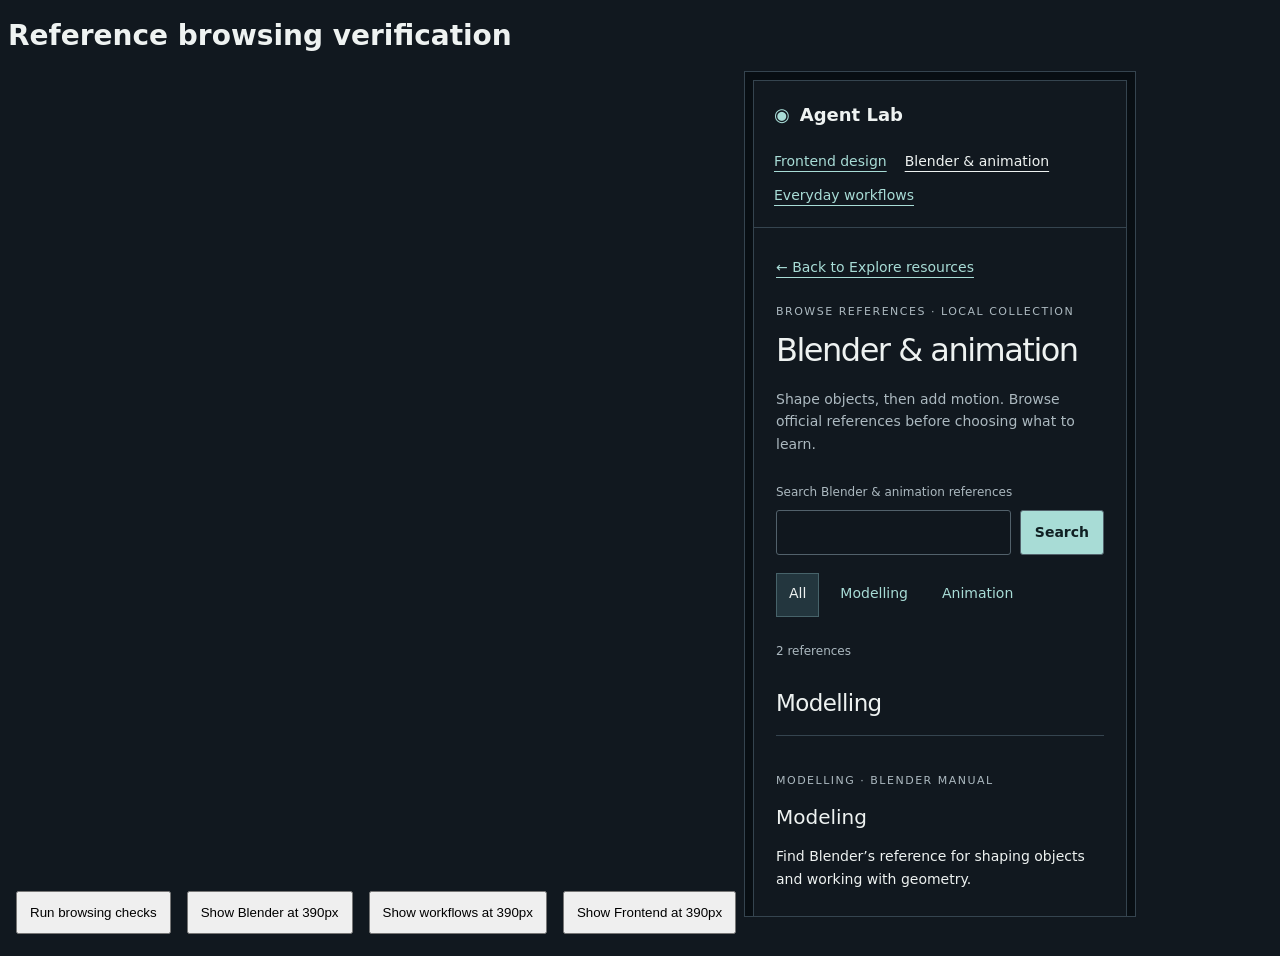
<file: tests/references_browser.html>
<!doctype html><html lang="en"><meta charset="utf-8"><title>Reference browsing verification</title><style>body{font:14px system-ui;background:#11181f;color:#eef2f1}iframe{width:390px;height:844px;border:1px solid #35444f}pre{white-space:pre-wrap}button{padding:12px;margin:8px}</style><h1>Reference browsing verification</h1><button id="run">Run browsing checks</button><button id="blender">Show Blender at 390px</button><button id="workflows">Show workflows at 390px</button><button id="frontend">Show Frontend at 390px</button><iframe id="view" title="Reference page at 390px" src="../website/references/blender/"></iframe><pre id="results" role="status"></pre><script>
const frame = document.querySelector('#view');
const output = document.querySelector('#results');
const results = [];
const load = path => new Promise(resolve => {frame.onload = resolve; frame.src = path;});
const navigation = action => new Promise(resolve => {frame.onload = resolve; action();});
const doc = () => frame.contentDocument;
function check(name, condition) { results.push({name, passed: Boolean(condition)}); if (!condition) throw Error(name); }
const visible = () => [...doc().querySelectorAll('.entry')].filter(e => !e.hidden);
const stacked = () => doc().documentElement.scrollWidth === 390 && [...doc().querySelectorAll('.facts')].every(e => frame.contentWindow.getComputedStyle(e).gridTemplateColumns.split(' ').length === 1);
document.querySelector('#run').onclick = async () => {
 results.length = 0;
 try {
  await load('../website/discovery.html');
  const main = doc().querySelector('main');
  const entrance = main.querySelector('[aria-label="Browse references"]');
  check('Discovery entrances before catalog search', Boolean(entrance.compareDocumentPosition(main.querySelector('#ed-query')) & Node.DOCUMENT_POSITION_FOLLOWING));
  check('Discovery has three topic links and original feature', entrance.querySelectorAll('a').length === 3 && main.querySelectorAll('.feature,.support').length === 3);
  check('Frozen entry immediately after Browse all', main.querySelector('[data-all]').parentElement.nextElementSibling.id === 'frozen-study');
  check('Discovery narrow entrances stack without overflow', frame.contentWindow.getComputedStyle(entrance.querySelector('.reference-links')).gridTemplateColumns.split(' ').length === 1 && doc().querySelector('#ed-site').scrollWidth === doc().querySelector('#ed-site').clientWidth);
  main.querySelector('[data-all]').click();
  check('Existing catalog still browses six examples', doc().querySelectorAll('.resource-row').length === 6);
  for (const slug of ['frontend','blender','workflows']) {
   await load('../website/references/'+slug+'/');
   check(slug+' direct page and 390px facts', stacked());
   check(slug+' labelled search and result announcement', doc().querySelector('label').htmlFor === 'reference-query' && doc().querySelector('#result-count').getAttribute('aria-live') === 'polite');
   check(slug+' source only; no execution or download', visible().every(e => {const a=e.querySelector('.source');return a && !a.hasAttribute('download') && !e.querySelector('button');}));
   for (const entry of visible()) {entry.querySelector('summary').click();check(slug+' details open', entry.querySelector('details').open);}
  }
  await load('../website/references/blender/');
  await navigation(() => doc().querySelector('[data-filter="animation"]').click());
  check('Animation shows only animation source', visible().length === 1 && visible()[0].querySelector('.source').href === 'https://docs.blender.org/manual/en/latest/animation/index.html');
  doc().querySelector('#reference-query').value = 'rigging';
  await navigation(() => doc().querySelector('button').click());
  check('Search retains animation in address', frame.contentWindow.location.search.includes('topic=animation') && visible().length === 1);
  await navigation(() => frame.contentWindow.location.reload());
  check('Reload preserves query/filter', doc().querySelector('#reference-query').value === 'rigging' && visible().length === 1);
  doc().querySelector('#reference-query').value = 'unmatched xyz';
  await navigation(() => doc().querySelector('button').click());
  check('No matches and clear action', !doc().querySelector('#empty').hidden && visible().length === 0);
  await navigation(() => doc().querySelector('#empty a').click());
  check('Clear restores all', visible().length === 2 && !doc().querySelector('#reference-query').value);
  await load('../website/references/blender/?topic=invalid&q=%3Cscript%3E');
  check('Unknown topic fallback and safe literal query', doc().querySelector('[name=topic]').value === 'all' && doc().querySelector('#reference-query').value === '<script>' && visible().length === 0);
  await load('../website/references/workflows/');
  await navigation(() => doc().querySelector('[data-filter="agent"]').click());
  check('Agent requirements visible before source', visible().length === 1 && visible()[0].textContent.includes('model-provider access') && visible()[0].textContent.includes('does not promise a free run') && visible()[0].querySelector('.source').href === 'https://docs.langflow.org/get-started-quickstart');
  await load('../website/references/frontend/');
  check('Frontend keeps one study separate from empty sources', visible().length === 1 && doc().querySelector('#result-count').textContent === '0 source samples · All purposes' && doc().querySelector('#study-count').textContent === '1 study');
  check('Frontend has five empty purpose categories', doc().querySelectorAll('[data-purpose]').length === 6 && [...doc().querySelectorAll('[data-purpose]')].every(a => a.textContent.endsWith(' · 0')));
  doc().querySelector('#sample-metadata summary').click();
  check('Frontend metadata disclosure opens without narrowing study', doc().querySelector('#sample-metadata').open && visible().length === 1 && stacked());
  for (const purpose of ['landing','portfolio','reading','app','shop']) {
   await navigation(() => doc().querySelector('[data-purpose="'+purpose+'"]').click());
   check('Frontend '+purpose+' selection is empty, study stays independent', doc().querySelector('[name=purpose]').value === purpose && doc().querySelector('[data-purpose="'+purpose+'"]').getAttribute('aria-current') === 'page' && visible().length === 1 && !doc().querySelector('#clear-filters').hidden && stacked());
  }
  doc().querySelector('#reference-query').value = 'captures';
  await navigation(() => doc().querySelector('button').click());
  check('Frontend search retains purpose and finds study', frame.contentWindow.location.search.includes('purpose=shop') && visible().length === 1);
  await navigation(() => doc().querySelector('[data-purpose=landing]').click());
  check('Frontend purpose retains submitted query', doc().querySelector('#reference-query').value === 'captures' && visible().length === 1);
  await navigation(() => frame.contentWindow.location.reload());
  check('Frontend reload restores selection and query', doc().querySelector('[name=purpose]').value === 'landing' && doc().querySelector('#reference-query').value === 'captures');
  await navigation(() => frame.contentWindow.history.back());
  check('Frontend Back restores prior purpose', doc().querySelector('[name=purpose]').value === 'shop' && doc().querySelector('#reference-query').value === 'captures');
  doc().querySelector('#reference-query').value = 'unmatched xyz';
  await navigation(() => doc().querySelector('button').click());
  check('Frontend unmatched search keeps sources honest and study recovery visible', visible().length === 0 && !doc().querySelector('#study-empty').hidden && doc().querySelector('#result-count').textContent.startsWith('0 source samples'));
  await navigation(() => doc().querySelector('#study-empty a').click());
  check('Frontend clear restores default and study', visible().length === 1 && doc().querySelector('[name=purpose]').value === 'all' && !doc().querySelector('#reference-query').value);
  await load('../website/references/frontend/?purpose=invalid&q=%3Cscript%3E');
  check('Frontend unknown purpose and literal query are safe', doc().querySelector('[name=purpose]').value === 'all' && doc().querySelector('#reference-query').value === '<script>' && visible().length === 0);
  await navigation(() => doc().querySelector('#clear-filters').click());
  await navigation(() => doc().querySelector('.source').click());
  check('Frontend opens existing sample', doc().title.includes('Four instructed design runs'));
  output.textContent = 'PASS: '+results.length+' rendered checks\n'+JSON.stringify(results,null,2);
 } catch(error) {output.textContent='FAIL: '+error.message+'\n'+JSON.stringify(results,null,2);}
};
for (const slug of ['blender','workflows','frontend']) document.querySelector('#'+slug).onclick=()=>load('../website/references/'+slug+'/');
</script></html>
</file>
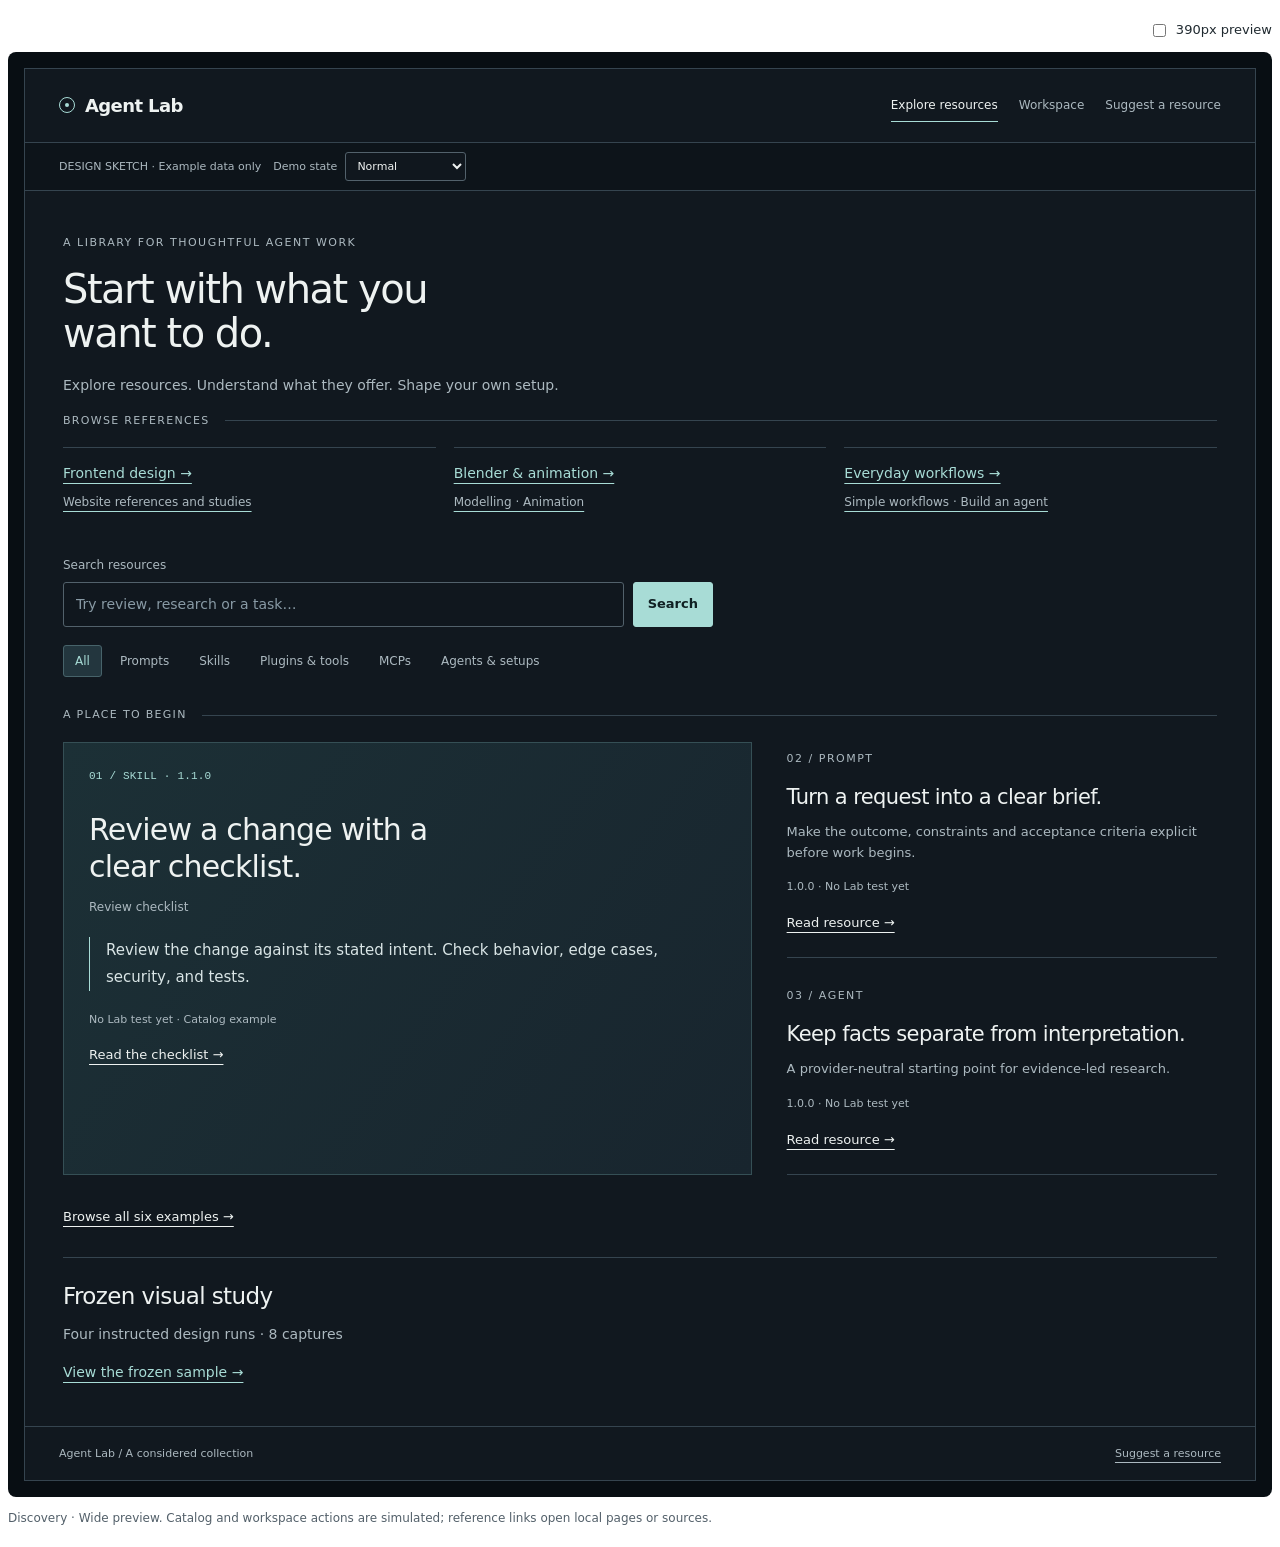
<file: website/discovery.html>
<!doctype html><html lang="en"><meta charset="utf-8"><meta name="viewport" content="width=device-width,initial-scale=1"><title>Agent Lab · Local discovery preview</title><style>
.ed{font-family:system-ui,-apple-system,BlinkMacSystemFont,"Segoe UI",sans-serif;color:var(--fg-1,#202a30);font-size:13px;line-height:1.55}.ed *{box-sizing:border-box}.ed button,.ed input,.ed textarea,.ed select{font:inherit}.ed button{cursor:pointer}.ed button:disabled{cursor:default;opacity:.6}.ed :is(button,input,select,textarea,summary):focus-visible{outline:2px solid #a8dcd6;outline-offset:4px}.ed .tools{display:flex;flex-wrap:wrap;gap:7px;align-items:center;margin:20px 0 12px}.ed .tools button{padding:8px 11px;border:1px solid var(--line-1,#abb4ba);background:transparent;color:inherit;border-radius:5px;min-height:38px}.ed .tools button[aria-pressed=true]{background:var(--bg-2,#e6ebed);border-color:var(--fg-2,#56636c)}.ed .tools label{margin-left:auto;display:flex;align-items:center;gap:7px}.ed .stage{background:#080e13;padding:16px;border-radius:8px;margin:0;container-type:inline-size}.ed .site{--paper:#11181f;--panel:#19242d;--rule:#35444f;--muted:#acb9c0;--white:#eef2f1;--cyan:#a8dcd6;background:var(--paper);color:var(--white);max-width:100%;margin:auto;border:1px solid var(--rule);line-height:1.6;font-size:14px;container-type:inline-size}.ed .site.narrow{width:390px}.ed .site button{font-size:13px;line-height:1.4;color:inherit}.ed .site button:disabled{opacity:.6}.ed .site h1,.ed .site h2,.ed .site h3,.ed .site p{margin-top:0}.ed .site h1{font-weight:500;letter-spacing:-1.5px;font-size:40px;line-height:1.1;margin-bottom:19px;max-width:650px}.ed .site h2{font-size:23px;line-height:1.25;font-weight:500;letter-spacing:-.6px;margin-bottom:12px}.ed .site h3{font-size:16px;font-weight:550;line-height:1.4;margin-bottom:8px}.ed .site p{margin-bottom:15px}.ed .site .muted{color:var(--muted)}.ed .site .small{font-size:12px}.ed .site .eyebrow{font-size:11px;letter-spacing:1.5px;text-transform:uppercase;color:var(--muted);margin-bottom:16px}.ed .site .mono{font-family:ui-monospace,SFMono-Regular,monospace;font-size:11px;letter-spacing:.2px}.ed .site .accent{color:var(--cyan)}.ed .site-header{display:flex;gap:20px;align-items:center;justify-content:space-between;padding:21px 34px;border-bottom:1px solid var(--rule);position:relative}.ed .brand{font-size:18px!important;font-weight:600;letter-spacing:-.6px;border:0;background:none;padding:0;display:flex;align-items:center;gap:10px}.ed .brand-mark{height:16px;width:16px;display:inline-block;border:1px solid var(--cyan);border-radius:50%;position:relative}.ed .brand-mark:after{content:'';position:absolute;width:4px;height:4px;border-radius:50%;background:var(--cyan);left:5px;top:5px}.ed .nav{display:flex;gap:21px}.ed .nav button{border:0;background:none;padding:7px 0;color:var(--muted);font-size:12px}.ed .nav button[aria-current=page]{color:var(--white);box-shadow:0 1px var(--cyan)}.ed .menu{display:none}.ed .site main{padding:43px 38px;width:auto;max-width:none;margin:0;min-height:510px}.ed .site-footer{display:flex;align-items:center;justify-content:space-between;gap:20px;padding:18px 34px;border-top:1px solid var(--rule);font-size:11px;color:var(--muted)}.ed .site-footer button{font-size:11px}.ed .line-button{border:0;padding:0;background:none;text-decoration:underline;text-underline-offset:5px;text-align:left}.ed .primary,.ed .secondary{border:1px solid var(--rule);border-radius:3px;min-height:42px;padding:10px 14px;background:transparent;text-align:center}.ed .primary{background:var(--cyan);border-color:var(--cyan);color:#102023!important;font-weight:600}.ed .site input,.ed .site textarea,.ed .site select{width:100%;min-width:0;min-height:44px;border:1px solid #52616b;border-radius:3px;background:#10171e;color:var(--white);padding:10px 12px;font-size:14px}.ed .site textarea{resize:vertical;min-height:106px}.ed .site input::placeholder{color:#889aa5}.ed .site label{display:block;font-size:12px;color:var(--muted);margin-bottom:7px}.ed .site select{padding-right:22px}.ed .search{display:flex;gap:9px;max-width:650px}.ed .search input{flex:1}.ed .kinds{display:flex;flex-wrap:wrap;gap:6px;margin:18px 0 29px}.ed .kinds button{border:1px solid transparent;background:none;color:var(--muted);font-size:12px;border-radius:3px;padding:7px 11px}.ed .kinds button[aria-pressed=true]{background:#23363e;border-color:#47636a;color:var(--cyan)}.ed .section-label{display:flex;align-items:center;justify-content:space-between;gap:15px;font-size:11px;text-transform:uppercase;letter-spacing:1.3px;color:var(--muted);margin-bottom:18px}.ed .section-label:after{content:'';height:1px;flex:1;background:var(--rule)}.ed .feature-grid{display:grid;grid-template-columns:minmax(0,1.6fr) minmax(0,1fr);gap:35px}.ed .feature{padding:25px 25px 22px;background:linear-gradient(125deg,#1c3036,#18252e);border:1px solid #354f55;position:relative}.ed .feature .index{font-size:11px;color:var(--cyan);margin-bottom:25px}.ed .feature h2{font-size:30px;max-width:365px;letter-spacing:-.8px}.ed .excerpt{font-size:15px;line-height:1.8;border-left:1px solid var(--cyan);padding-left:16px;margin:20px 0;color:#d9e5e6;white-space:pre-line}.ed .metadata{display:flex;gap:12px;flex-wrap:wrap;margin:15px 0;color:var(--muted);font-size:11px}.ed .support{padding:8px 0 24px;border-bottom:1px solid var(--rule);margin-bottom:21px}.ed .support:last-child{margin-bottom:0}.ed .support h2{font-size:21px}.ed .support p{font-size:13px}.ed .rows{border-top:1px solid var(--rule)}.ed .resource-row{display:grid;grid-template-columns:85px minmax(0,1fr) auto;gap:18px;align-items:start;padding:22px 0;border-bottom:1px solid var(--rule)}.ed .resource-row p{font-size:13px;margin-bottom:8px}.ed .resource-row h2{font-size:20px}.ed .resource-row .type{font-size:11px;color:var(--muted);padding-top:5px}.ed .back{font-size:12px!important;margin-bottom:24px}.ed .detail-grid{display:grid;grid-template-columns:minmax(0,1fr) 224px;gap:38px;margin-top:28px}.ed .detail-grid .reading{font-size:15px}.ed .detail-grid .excerpt{background:#17252d;padding:23px;border-left:2px solid var(--cyan);font-size:15px}.ed .rail{background:var(--panel);padding:20px;align-self:start}.ed .rail .primary{width:100%;margin-top:18px}.ed .fact{padding:13px 0;border-bottom:1px solid var(--rule);font-size:12px}.ed .fact span{display:block;font-size:11px;color:var(--muted);margin-bottom:3px}.ed .evidence{border-top:1px solid var(--rule);padding-top:20px;margin-top:25px}.ed .site details{border-top:1px solid var(--rule);padding:15px 0;font-size:12px}.ed .site details p{margin:12px 0 0;color:var(--muted)}.ed .site summary{cursor:pointer}.ed .destination{padding:16px;margin:18px 0;background:#21363c;border:1px solid #4a6970}.ed .destination label{margin-top:12px}.ed .destination button{margin-top:13px}.ed .title-row{display:flex;justify-content:space-between;align-items:start;gap:20px;margin-bottom:27px}.ed .title-row h1{margin:0 0 10px}.ed .title-row p{margin:0}.ed .saved-row{display:flex;justify-content:space-between;align-items:center;gap:25px;border-bottom:1px solid var(--rule);padding:27px 0}.ed .saved-row h2{font-size:23px}.ed .saved-row p{font-size:13px;margin-bottom:7px}.ed .row-actions{display:flex;gap:8px}.ed .editor-title{padding-bottom:23px;border-bottom:1px solid var(--rule);margin-bottom:25px}.ed .editor-grid{display:grid;grid-template-columns:minmax(0,1fr) 240px;gap:30px}.ed .editor-grid.closed{grid-template-columns:minmax(0,1fr)}.ed .editor-grid.closed .draft{max-width:600px}.ed .name-input{margin-bottom:21px}.ed .agent{background:var(--panel);border-left:2px solid var(--cyan);padding:12px 15px;margin-bottom:17px}.ed .agent span{font-size:11px;color:var(--muted);display:block}.ed .binding-group{padding:17px 0;border-bottom:1px solid var(--rule)}.ed .group-head{display:flex;justify-content:space-between;gap:12px;align-items:center;margin-bottom:12px}.ed .group-head h2{font-size:16px;letter-spacing:0;margin:0}.ed .group-head button{color:var(--cyan);font-size:12px}.ed .binding{background:var(--panel);padding:13px;margin-top:9px}.ed .binding strong{font-size:13px;font-weight:550}.ed .binding .metadata{margin:7px 0}.ed .binding-actions{display:flex;gap:15px;margin-top:9px}.ed .binding-actions button{font-size:11px;color:var(--muted)}.ed .shared-label{font-size:12px;color:var(--muted);margin:25px 0 0}.ed .picker{border-left:1px solid var(--rule);padding-left:22px}.ed .picker h2{font-size:19px}.ed .picker-item{padding:18px 0;border-bottom:1px solid var(--rule)}.ed .picker-item strong{font-size:13px;font-weight:550;display:block}.ed .picker-item p{font-size:12px;margin:9px 0}.ed .picker-item button{font-size:12px}.ed .notice{font-size:12px;padding:13px 16px;margin:18px 0;background:#20343a;border-left:2px solid var(--cyan)}.ed .notice p{margin:0 0 10px}.ed .warning{border-color:#d9b37f;background:#302b24;color:#f5dfbc}.ed .empty{padding:42px 0;max-width:440px}.ed .empty h2{font-size:26px}.ed .suggest-grid{display:grid;grid-template-columns:minmax(0,.95fr) minmax(0,1.4fr);gap:50px}.ed .suggest-intro h1{font-size:35px}.ed .suggest-intro .step{display:flex;gap:13px;margin:23px 0;font-size:12px;color:var(--muted)}.ed .suggest-intro .step span{color:var(--cyan);font-family:ui-monospace,monospace;font-size:11px}.ed .form-field{margin-bottom:21px}.ed .error{color:#f2b7a7;font-size:12px;margin:6px 0 0!important}.ed .site [aria-invalid=true]{border-color:#f2b7a7}.ed .error-box{border:1px solid #bd8173;padding:16px;margin-bottom:22px;color:#f2b7a7;font-size:13px}.ed .receipt{border-top:2px solid var(--cyan);padding:30px 0}.ed .receipt h2{font-size:28px}.ed .demo-bar{background:#0d141a;border-bottom:1px solid var(--rule);padding:9px 34px;display:flex;flex-wrap:wrap;gap:12px;align-items:center;color:var(--muted);font-size:11px}.ed .demo-bar label{margin:0;display:flex;gap:8px;align-items:center;font-size:11px}.ed .demo-bar select{width:auto;min-height:29px;font-size:11px;padding:4px 25px 4px 7px}.ed .caption{font-size:12px;color:var(--fg-2,#53606a);margin:11px 0 20px}.ed .questions{display:grid;grid-template-columns:repeat(3,minmax(0,1fr));gap:13px;margin:25px 0}.ed .questions fieldset{min-width:0;border:1px solid var(--line-1,#b6c0c8);border-radius:5px;margin:0;padding:15px}.ed .questions legend{font-size:13px;font-weight:600;padding:0 5px}.ed .questions select{width:100%;font-size:12px;padding:9px 6px;color:var(--fg-1,#202a30);background:var(--bg-1,#f5f7f8);border:1px solid var(--line-1,#aeb9c0);border-radius:3px;min-height:40px}.ed .questions p{font-size:12px;color:var(--fg-2,#53606a);margin:13px 0 0}.ed .status-grid{display:grid;grid-template-columns:1fr 1fr;gap:28px;margin:24px 0}.ed .status-grid h3{font-size:14px;margin:0 0 8px}.ed .status-grid p{margin:0;font-size:13px}.ed .assumptions{padding-left:21px}.ed .assumptions li{margin-bottom:6px}
@container (max-width:650px){.ed .site-header{padding:18px 20px}.ed .nav{display:none}.ed .menu{display:block}.ed .nav.open{display:flex;position:absolute;top:64px;right:18px;z-index:2;flex-direction:column;gap:12px;background:#1b2a34;border:1px solid var(--rule);padding:15px 20px}.ed .site main{padding:29px 22px}.ed .site h1{font-size:32px}.ed .site .feature-grid,.ed .site .detail-grid,.ed .site .editor-grid,.ed .site .suggest-grid{grid-template-columns:minmax(0,1fr);gap:25px}.ed .site .feature{padding:23px 20px}.ed .site .feature h2{font-size:27px}.ed .site .rail{grid-row:1}.ed .site .picker{border-left:0;border-top:1px solid var(--rule);padding:23px 0 0}.ed .site .saved-row{align-items:start;flex-direction:column;gap:14px}.ed .site .title-row{flex-wrap:wrap}.ed .site .resource-row{grid-template-columns:minmax(0,1fr) auto;gap:13px}.ed .site .resource-row .type{grid-column:1/-1}.ed .site .demo-bar{padding:9px 20px}.ed .site-footer{padding:18px 20px}.ed .site .suggest-intro .step{margin:13px 0}.ed .site .kinds{gap:3px}.ed .site .kinds button{padding:6px 8px;font-size:11px}}
@media(max-width:700px){.ed .questions,.ed .status-grid{grid-template-columns:1fr}.ed .stage{padding:6px}.ed .tools label{margin-left:0}}
.ed .reference-links{display:grid;grid-template-columns:repeat(3,minmax(0,1fr));gap:18px;margin:12px 0 30px}.ed .reference-links a{color:var(--cyan);padding:14px 0;border-top:1px solid var(--rule);text-underline-offset:5px}.ed .reference-links span{display:block;color:var(--muted);font-size:12px;margin-top:8px}.ed a:focus-visible{outline:2px solid var(--cyan);outline-offset:4px}@container(max-width:650px){.ed .reference-links{grid-template-columns:1fr;gap:8px}}
</style><div class="ed" id="ed-review"><div class="tools"><label><input type="checkbox" id="ed-narrow">390px preview</label></div><figure class="stage" aria-label="Retained discovery design"><div class="site" id="ed-site"></div></figure><p class="caption" id="ed-caption"></p><input type="hidden" id="ed-snapshot"></div><script>
(()=>{'use strict';
const root=document.getElementById('ed-review'),site=document.getElementById('ed-site');
const state={version:2,direction:'editorial',scope:'website-design-only',intro:'separate-task',design:{discovery:'feature',evidence:'visible',picker:'beside'},demo:{page:'explore',narrow:false}};
const pages={explore:'Discovery',detail:'Resource detail',saved:'Saved setups',editor:'Editor',suggest:'Suggestions'};
const data=[
{name:'Review checklist',kind:'Skill',outcome:'Review a change with a clear checklist.',summary:'Inspect behavior, edge cases, security and tests before sharing actionable findings.',versions:{'1.1.0':'Review the change against its stated intent. Check behavior, edge cases, security, and tests. Prioritize actionable findings with file and line references; distinguish confirmed defects from questions.','1.0.0':'Inspect behavior, boundary conditions, security, and test coverage. Report actionable findings with file and line references.'}},
{name:'Clarify a task',kind:'Prompt',outcome:'Turn a request into a clear brief.',summary:'Make the outcome, constraints and acceptance criteria explicit before work begins.',versions:{'1.0.0':'Restate the requested outcome. Identify constraints and observable acceptance criteria. Ask only for information that blocks safe progress.'}},
{name:'Research assistant configuration',kind:'Agent',outcome:'Keep facts separate from interpretation.',summary:'A provider-neutral starting point for evidence-led research.',versions:{'1.0.0':'Role: research assistant.\nMethod: separate sourced facts from interpretation and uncertainty.\nOutput: concise findings with source references and unresolved questions.\nThis is configuration data, not a runnable agent.'}},
{name:'Workspace search tool definition',kind:'Tool',outcome:'Find the right text in a workspace.',summary:'A descriptive contract for matching paths and line excerpts.',versions:{'1.0.0':'Purpose: find text or paths in a user-selected workspace.\nInputs: query (required string), optional path_glob (string).\nOutput: matching paths and line excerpts.\nEffects: read-only. This catalog record does not install or run a tool.'}},
{name:'Interface notes plugin definition',kind:'Plugin',outcome:'Keep interface decisions with their reasons.',summary:'A descriptive bundle for concise project notes.',versions:{'1.0.0':'Purpose: capture a concise record of interface decisions and constraints.\nInputs: decision, rationale, and affected contract.\nEffects: none. This catalog entry describes a plugin; it does not install one.'}},
{name:'Read-only filesystem MCP profile',kind:'MCP',outcome:'Describe a read-only connection.',summary:'An illustrative server profile, not a configured connection.',versions:{'1.0.0':'Transport: stdio (illustrative).\nPermission intent: read-only access to an explicitly selected directory.\nThis profile is descriptive only. No server is launched by this website.'}}
];
let resource=0,version='1.1.0',query='',kind='All',browseAll=false,setupQuery='',pickerQuery='',pickerKind='All',pickerOpen=true,destination=false,notice='',undo=null,replace=null,dirty=false,scenario='normal',suggestStep='form',errors=false;
let suggestion={link:'',purpose:'',name:'',example:''};
let setups=[{id:1,name:'Research setup',purpose:'Instructions and resources for evidence-led research.',bindings:[{r:1,v:'1.0.0'},{r:2,v:'1.0.0'}]},{id:2,name:'Review setup',purpose:'A checklist for reviewing a proposed change.',bindings:[{r:0,v:'1.1.0'}]}];
const clone=x=>JSON.parse(JSON.stringify(x));let draft=clone(setups[0]);
const esc=x=>String(x).replace(/[&<>"']/g,c=>({'&':'&amp;','<':'&lt;','>':'&gt;','"':'&quot;',"'":'&#39;'}[c]));
const btn=(text,attrs='',cls='secondary')=>`<button type="button" class="${cls}" ${attrs}>${text}</button>`;
const latest=r=>Object.keys(data[r].versions)[0];
const kinds=['All','Prompts','Skills','Plugins & tools','MCPs','Agents & setups'];
const matches=(r,k)=>k==='All'||(k==='Prompts'&&r.kind==='Prompt')||(k==='Skills'&&r.kind==='Skill')||(k==='Plugins & tools'&&['Plugin','Tool'].includes(r.kind))||(k==='MCPs'&&r.kind==='MCP')||(k==='Agents & setups'&&r.kind==='Agent');
function sync(){document.getElementById('ed-snapshot').value=JSON.stringify(state);root.querySelectorAll('[data-page]').forEach(b=>b.setAttribute('aria-pressed',String(b.dataset.page===state.demo.page)));document.getElementById('ed-caption').textContent=pages[state.demo.page]+' · '+(state.demo.narrow?'390px':'Wide')+' preview. Catalog and workspace actions are simulated; reference links open local pages or sources.';}
function go(p){state.demo.page=p;scenario='normal';notice='';destination=false;render();}
function openResource(i){resource=i;version=latest(i);go('detail');}
function filters(){return `<div class="kinds" aria-label="Resource types">${kinds.map(k=>btn(k,`data-kind="${esc(k)}" aria-pressed="${k===kind}"`,'')).join('')}</div>`;}
function resourceRow(r,i){return `<article class="resource-row"><div class="type">${r.kind}<br><span class="mono">${latest(i)}</span></div><div><h2>${esc(r.outcome)}</h2><p class="muted">${esc(r.name)}</p><div class="metadata">No Lab test yet</div></div>${btn('Read →',`data-resource="${i}"`,'line-button')}</article>`;}
function explore(){const list=data.map((r,i)=>({...r,i})).filter(r=>matches(r,kind)&&(!query||(r.name+' '+r.outcome+' '+r.summary+' '+Object.values(r.versions).join(' ')).toLowerCase().includes(query.toLowerCase())));const isFeature=state.design.discovery==='feature'&&!browseAll&&!query&&kind==='All'&&scenario!=='empty';return `<main><div class="eyebrow">A library for thoughtful agent work</div><h1>Start with what you<br>want to do.</h1><p class="muted">Explore resources. Understand what they offer. Shape your own setup.</p><nav aria-label="Browse references"><div class="section-label">Browse references</div><div class="reference-links"><a href="references/frontend/">Frontend design →<span>Website references and studies</span></a><a href="references/blender/">Blender &amp; animation →<span>Modelling · Animation</span></a><a href="references/workflows/">Everyday workflows →<span>Simple workflows · Build an agent</span></a></div></nav><label for="ed-query">Search resources</label><div class="search"><input id="ed-query" type="search" value="${esc(query)}" placeholder="Try review, research or a task…">${btn('Search','data-search','primary')}</div>${filters()}${scenario==='empty'||!list.length?`<section class="empty"><h2>No resources match.</h2><p class="muted">Try a broader search or clear the resource type.</p>${btn('Clear filters','data-clear')}</section>`:isFeature?`<div class="section-label">A place to begin</div><div class="feature-grid"><article class="feature"><div class="index mono">01 / SKILL · 1.1.0</div><h2>${data[0].outcome}</h2><p class="muted small">${data[0].name}</p><div class="excerpt">Review the change against its stated intent. Check behavior, edge cases, security, and tests.</div><div class="metadata">No Lab test yet · Catalog example</div>${btn('Read the checklist →','data-resource="0"','line-button')}</article><div>${[1,2].map((i)=>`<article class="support"><div class="eyebrow">0${i+1} / ${data[i].kind}</div><h2>${data[i].outcome}</h2><p class="muted">${data[i].summary}</p><div class="metadata">${latest(i)} · No Lab test yet</div>${btn('Read resource →',`data-resource="${i}"`,'line-button')}</article>`).join('')}</div></div><div style="margin-top:30px">${btn('Browse all six examples →','data-all','line-button')}</div><section id="frozen-study" style="margin-top:30px;padding-top:24px;border-top:1px solid var(--rule)"><h2>Frozen visual study</h2><p class="muted">Four instructed design runs · 8 captures</p><a href="samples/four-instructed-runs/" style="color:var(--cyan);text-underline-offset:5px">View the frozen sample →</a></section>`:`<div class="section-label">${list.length} example${list.length===1?'':'s'}</div><div class="rows">${list.map(r=>resourceRow(r,r.i)).join('')}</div>`}</main>`;}
function facts(){return `<h3>Source and evidence</h3><div class="fact"><span>Source</span>Agent Lab catalog example. No external link supplied.</div><div class="fact"><span>Licence</span>Not supplied with this example.</div><div class="fact"><span>Testing</span>No Lab test yet. No performance claims.</div>`;}
function detail(){const r=data[resource];return `<main>${btn('← Back to resources','data-go="explore"','line-button back')}<div class="eyebrow">${r.kind} / Catalog example</div><h1>${esc(r.name)}</h1><p class="muted">${esc(r.summary)}</p><div class="detail-grid"><section class="reading"><h2>What it helps you do</h2><p>${esc(r.outcome)}</p><h3>Resource text <span class="mono muted">/ ${esc(version)}</span></h3><div class="excerpt">${esc(r.versions[version])}</div>${state.design.evidence==='visible'?`<section class="evidence">${facts()}</section>`:`<details><summary>Source and evidence · No Lab test yet</summary>${facts()}</details>`}<details><summary>Before you use this</summary><p>This is descriptive content, not an installed integration. Compatibility is not checked; nothing runs from this preview.</p></details></section><aside class="rail"><label for="ed-version">Exact version</label><select id="ed-version">${Object.keys(r.versions).map(v=>`<option ${v===version?'selected':''}>${v}</option>`).join('')}</select><p class="small muted" style="margin-top:12px">Your setup keeps this version until you choose another.</p>${btn('Add to setup','data-destination','primary')}<div class="fact"><span>Maintainer</span>Agent Lab</div><div class="fact"><span>Evidence</span>No Lab test yet</div>${destination?`<div class="destination"><label for="ed-destination">Choose a setup</label><select id="ed-destination"><option value="current">${esc(draft.name)} · current draft</option>${setups.filter(s=>s.id!==draft.id).map(s=>`<option value="${s.id}">${esc(s.name)}</option>`).join('')}<option value="new">New setup</option></select><p class="small" style="margin-top:12px">${r.kind==='Prompt'?'Prompt target: Research assistant.':'This resource will be shared by the setup.'}</p>${btn('Add and open draft','data-confirm-add','primary')}${btn('Cancel','data-cancel-add','line-button')}</div>`:''}</aside></div></main>`;}
function saved(){const list=scenario==='empty'?[]:setups.filter(s=>s.name.toLowerCase().includes(setupQuery.toLowerCase()));return `<main><div class="eyebrow">Workspace / Illustrative setups</div><div class="title-row"><div><h1>Good work starts<br>with a considered setup.</h1><p class="muted">Keep useful resources together. Return to the exact versions you chose.</p></div>${btn('New setup','data-new','primary')}</div><label for="ed-setup-query">Search saved setups</label><div class="search"><input id="ed-setup-query" type="search" value="${esc(setupQuery)}">${btn('Search','data-setup-search')}</div>${!list.length?`<section class="empty"><h2>${setupQuery?'No setups match.':'A place for your first setup.'}</h2><p class="muted">${setupQuery?'Try another name.':'Start with a resource, then add the instructions you need.'}</p>${btn(setupQuery?'Clear search':'Explore resources',setupQuery?'data-clear-setups':'data-go="explore"','primary')}</section>`:list.map(s=>`<article class="saved-row"><div><h2>${esc(s.name)}</h2><p class="muted">${esc(s.purpose)}</p><div class="metadata"><span>${s.bindings.length} resource${s.bindings.length===1?'':'s'}</span><span>Exact versions retained</span></div></div><div class="row-actions">${btn('Open',`data-open="${s.id}"`)}${btn('Duplicate',`data-duplicate="${s.id}"`,'line-button')}</div></article>`).join('')}</main>`;}
function group(label,k){const list=draft.bindings.map((b,i)=>({...b,i})).filter(b=>matches(data[b.r],k));return `<section class="binding-group"><div class="group-head"><h2>${label}</h2>${btn('Add',`data-pick="${esc(k)}"`,'line-button')}</div>${list.length?list.map(b=>`<div class="binding"><strong>${esc(data[b.r].name)}</strong><div class="metadata">Pinned to ${esc(b.v)}${data[b.r].kind==='Prompt'?' · Research assistant':''}</div><div class="binding-actions">${btn('Replace',`data-replace="${b.i}"`,'line-button')}${btn('Remove',`data-remove="${b.i}"`,'line-button')}</div></div>`).join(''):'<p class="muted small" style="margin:0">Nothing added yet.</p>'}</section>`;}
function picker(){const list=data.map((r,i)=>({...r,i})).filter(r=>matches(r,pickerKind)&&(r.name+' '+r.outcome).toLowerCase().includes(pickerQuery.toLowerCase()));return `<aside class="picker"><div class="group-head"><h2>${replace!==null?'Replace resource':'Find resources'}</h2>${state.design.picker==='on-demand'?btn('Close','data-close-picker','line-button'):''}</div><p class="muted small">${pickerKind==='Prompts'?'For Research assistant':'Shared resources belong to this setup.'}</p><label for="ed-picker-query">Search resources</label><div class="search"><input id="ed-picker-query" type="search" value="${esc(pickerQuery)}"></div>${btn('Search','data-picker-search','line-button')}<label for="ed-picker-kind" style="margin-top:14px">Resource type</label><select id="ed-picker-kind">${kinds.map(k=>`<option ${k===pickerKind?'selected':''}>${esc(k)}</option>`).join('')}</select>${list.length?list.map(r=>`<div class="picker-item"><strong>${esc(r.name)}</strong><p class="muted">${r.kind} · ${latest(r.i)}</p>${btn(replace!==null?'Use this resource':r.kind==='Prompt'?'Add to Research assistant':'Add to setup',`data-add="${r.i}"`)}</div>`).join(''):'<p class="muted small" style="margin-top:18px">No resources match this search.</p>'}</aside>`;}
function editor(){const open=state.design.picker==='beside'||pickerOpen;return `<main>${btn('← Saved setups','data-go="saved"','line-button back')}<div class="title-row editor-title"><div><div class="eyebrow">Workspace / Setup editor</div><h1>${esc(draft.name)}</h1><p class="muted small" id="ed-save-state">${dirty?'Unsaved changes in this sketch':'Example draft · Nothing saved outside this preview'}</p></div>${btn('Save','data-save','primary')}</div>${scenario==='conflict'?`<div class="notice warning"><p>A newer saved version exists. Your draft is still here.</p>${btn('Keep draft as a copy','data-conflict-copy') }<p class="small" style="margin-top:10px">Simulated conflict; no real setup is affected.</p></div>`:''}${undo?`<div class="notice">Resource removed from the draft. ${btn('Undo','data-undo','line-button')}</div>`:''}<div class="editor-grid ${open?'':'closed'}"><section class="draft"><label for="ed-draft-name">Setup name</label><input class="name-input" id="ed-draft-name" value="${esc(draft.name)}"><div class="agent"><span>Prompt target</span><strong>Research assistant</strong></div>${group('Prompts','Prompts')}<p class="shared-label">Shared by this setup</p>${group('Skills','Skills')}${group('Plugins & tools','Plugins & tools')}${group('MCPs','MCPs')}${group('Agent configurations','Agents & setups')}<section class="binding-group"><h2 style="font-size:16px;letter-spacing:0">Model & settings</h2><label for="ed-model">Model</label><select id="ed-model" disabled><option>Supported choices not decided</option></select><details style="margin-top:15px"><summary>Advanced settings</summary><p>This layout reserves space for model settings. Supported fields and model choices still need a product decision.</p></details></section></section>${open?picker():''}</div></main>`;}
function suggest(){let body;if(suggestStep==='sent'){body=`<section class="receipt"><div class="eyebrow accent">Preview receipt</div><h2>Suggestion received<br>for review.</h2><p class="muted">This is the proposed confirmation screen. Nothing was actually sent or published.</p>${btn('Suggest another resource','data-another','primary')}</section>`;}else if(suggestStep==='review'){body=`<section><h2>Check your suggestion</h2><div class="fact"><span>Resource link</span>${esc(suggestion.link)}</div><div class="fact"><span>What it helps with</span>${esc(suggestion.purpose)}</div>${suggestion.name?`<div class="fact"><span>Name</span>${esc(suggestion.name)}</div>`:''}${suggestion.example?`<div class="fact"><span>Example link</span>${esc(suggestion.example)}</div>`:''}<p class="muted small" style="margin-top:20px">A suggestion is not a public listing. Review comes before publication.</p><div class="row-actions">${btn('Send suggestion','data-send','primary')}${btn('Edit','data-edit-suggestion')}</div></section>`;}else{const badLink=!/^https?:\/\/\S+\.\S+$/i.test(suggestion.link);const badPurpose=!suggestion.purpose.trim();const badExample=suggestion.example&&!/^https?:\/\/\S+\.\S+$/i.test(suggestion.example);body=`<section>${errors?`<div class="error-box" role="alert"><strong>Check your suggestion</strong><p style="margin:8px 0 0">${badLink?'Enter a full resource link. ':''}${badPurpose?'Describe what it helps with. ':''}${badExample?'Enter a full example link or leave it empty.':''}</p></div>`:''}<div class="form-field"><label for="ed-link">Resource link</label><input id="ed-link" type="url" placeholder="https://example.com/resource" value="${esc(suggestion.link)}" aria-invalid="${Boolean(errors&&badLink)}" aria-describedby="ed-link-error">${errors&&badLink?'<p id="ed-link-error" class="error">Enter a full resource link, starting with https:// or http://.</p>':'<span id="ed-link-error"></span>'}</div><div class="form-field"><label for="ed-purpose">What does it help with?</label><textarea id="ed-purpose" placeholder="Describe the task it helps someone do…" aria-invalid="${Boolean(errors&&badPurpose)}" aria-describedby="ed-purpose-error">${esc(suggestion.purpose)}</textarea>${errors&&badPurpose?'<p id="ed-purpose-error" class="error">Describe what this resource helps someone do.</p>':'<span id="ed-purpose-error"></span>'}</div><details ${errors&&badExample?'open':''}><summary>Optional details</summary><div style="margin-top:15px"><label for="ed-resource-name">Resource name</label><input id="ed-resource-name" value="${esc(suggestion.name)}"></div><div style="margin-top:15px"><label for="ed-example">Example link</label><input id="ed-example" type="url" value="${esc(suggestion.example)}" aria-invalid="${Boolean(errors&&badExample)}">${errors&&badExample?'<p class="error">Enter a full example link or leave it empty.</p>':''}</div></details><p class="muted small" style="margin-top:17px">Do not include private data, access codes or credentials.</p>${btn('Review suggestion →','data-review','primary')}</section>`;}return `<main><div class="suggest-grid"><section class="suggest-intro"><div class="eyebrow">Help the library grow</div><h1>Found something<br>worth sharing?</h1><p class="muted">Tell us what it helps someone do, not just what it is called.</p><div class="step"><span>01</span> Share a resource link and its purpose.</div><div class="step"><span>02</span> Check your suggestion before sending.</div><div class="step"><span>03</span> Review comes before public listing.</div><p class="small muted">Illustrative form. Nothing leaves this preview.</p></section>${body}</div></main>`;}
function demoOptions(){let opts=[['normal','Normal']];if(['explore','saved'].includes(state.demo.page))opts.push(['empty','Empty state']);if(state.demo.page==='editor')opts.push(['conflict','Save conflict']);return `<div class="demo-bar"><span>DESIGN SKETCH · Example data only</span>${opts.length>1?`<label>Demo state <select id="ed-scenario">${opts.map(([v,t])=>`<option value="${v}" ${scenario===v?'selected':''}>${t}</option>`).join('')}</select></label>`:''}</div>`;}
function render(){site.className='site'+(state.demo.narrow?' narrow':'');site.innerHTML=`<header class="site-header">${btn('<span class="brand-mark" aria-hidden="true"></span>Agent Lab','data-go="explore"','brand')}${btn('Menu','data-menu aria-expanded="false"','secondary menu')}<nav class="nav" aria-label="Website preview">${[['explore','Explore resources'],['saved','Workspace'],['suggest','Suggest a resource']].map(([p,t])=>btn(t,`data-go="${p}" ${state.demo.page===p||(p==='explore'&&state.demo.page==='detail')||(p==='saved'&&state.demo.page==='editor')?'aria-current="page"':''}`,'')).join('')}</nav></header>${demoOptions()}${state.demo.page==='explore'?explore():state.demo.page==='detail'?detail():state.demo.page==='saved'?saved():state.demo.page==='editor'?editor():suggest()}<div id="ed-notice" role="status" ${notice?'class="notice" style="margin:0 30px 23px"':''}>${esc(notice)}</div><footer class="site-footer"><span>Agent Lab / A considered collection</span>${btn('Suggest a resource','data-go="suggest"','line-button')}</footer>`;sync();}
function newDraft(){draft={id:null,name:'Untitled setup',purpose:'A new resource setup.',bindings:[]};dirty=true;undo=null;}
function add(i,v){const b={r:i,v:v||latest(i)};if(replace!==null){draft.bindings.splice(replace,1,b);replace=null;}else if(!draft.bindings.some(x=>x.r===i&&x.v===b.v))draft.bindings.push(b);dirty=true;undo=null;notice=data[i].name+' · '+b.v+' added to this sketch only.';}
function save(copy=false){if(!draft.name.trim()){notice='Enter a setup name before saving this sketch.';render();return;}if(!draft.bindings.length){notice='Add at least one resource before saving this sketch.';render();return;}if(copy||draft.id===null){draft.id=Math.max(0,...setups.map(s=>s.id))+1;if(copy)draft.name+=' copy';setups.push(clone(draft));}else{const n=setups.findIndex(s=>s.id===draft.id);setups[n]=clone(draft);}dirty=false;scenario='normal';notice='Saved in this preview only. Reloading clears every example change.';render();}
root.addEventListener('change',e=>{const t=e.target;if(t.id==='ed-narrow'){state.demo.narrow=t.checked;render();}if(t.id==='ed-discovery'){state.design.discovery=t.value;browseAll=false;query='';kind='All';go('explore');root.querySelector('.stage').scrollIntoView({block:'start'});}if(t.id==='ed-trust'){state.design.evidence=t.value;go('detail');root.querySelector('.stage').scrollIntoView({block:'start'});}if(t.id==='ed-picker'){state.design.picker=t.value;pickerOpen=t.value==='beside';go('editor');root.querySelector('.stage').scrollIntoView({block:'start'});}if(t.id==='ed-version'){version=t.value;render();}if(t.id==='ed-scenario'){scenario=t.value;notice='';render();}if(t.id==='ed-picker-kind'){pickerKind=t.value;render();}});
root.addEventListener('input',e=>{const t=e.target;if(t.id==='ed-draft-name'){draft.name=t.value;dirty=true;document.getElementById('ed-save-state').textContent='Unsaved changes in this sketch';}const fields={'ed-link':'link','ed-purpose':'purpose','ed-resource-name':'name','ed-example':'example'};if(fields[t.id])suggestion[fields[t.id]]=t.value;});
root.addEventListener('keydown',e=>{if(e.key!=='Enter')return;const actions={'ed-query':'[data-search]','ed-setup-query':'[data-setup-search]','ed-picker-query':'[data-picker-search]'};if(actions[e.target.id]){e.preventDefault();site.querySelector(actions[e.target.id]).click();}});
root.addEventListener('click',e=>{const b=e.target.closest('button');if(!b)return;const d=b.dataset;if(d.page){go(d.page);return;}if(d.go){go(d.go);return;}if(d.resource!==undefined){openResource(+d.resource);return;}if('menu'in d){const n=site.querySelector('.nav');n.classList.toggle('open');b.setAttribute('aria-expanded',String(n.classList.contains('open')));return;}if('search'in d){query=site.querySelector('#ed-query').value;scenario='normal';render();return;}if(d.kind){kind=d.kind;render();return;}if('clear'in d){query='';kind='All';browseAll=false;scenario='normal';render();return;}if('all'in d){browseAll=true;render();return;}if('destination'in d){destination=true;render();return;}if('cancelAdd'in d){destination=false;render();return;}if('confirmAdd'in d){const choice=site.querySelector('#ed-destination').value;if(choice==='new')newDraft();else if(choice!=='current')draft=clone(setups.find(s=>s.id===+choice));replace=null;add(resource,version);state.demo.page='editor';destination=false;scenario='normal';render();return;}if('setupSearch'in d){setupQuery=site.querySelector('#ed-setup-query').value;render();return;}if('clearSetups'in d){setupQuery='';scenario='normal';render();return;}if('new'in d){newDraft();go('editor');return;}if(d.open){draft=clone(setups.find(s=>s.id===+d.open));dirty=false;undo=null;replace=null;go('editor');return;}if(d.duplicate){const s=clone(setups.find(s=>s.id===+d.duplicate));s.id=Math.max(...setups.map(s=>s.id))+1;s.name+=' copy';setups.push(s);notice='Created an independent example copy with the same resource versions. Nothing was saved outside this sketch.';render();return;}if(d.pick){pickerKind=d.pick;pickerOpen=true;pickerQuery='';replace=null;render();site.querySelector('.picker')?.scrollIntoView({block:'nearest'});return;}if(d.replace!==undefined){replace=+d.replace;pickerOpen=true;pickerKind=kinds.find(k=>k!=='All'&&matches(data[draft.bindings[replace].r],k))||'All';render();return;}if(d.remove!==undefined){undo=clone(draft.bindings);draft.bindings.splice(+d.remove,1);dirty=true;replace=null;render();return;}if('undo'in d){draft.bindings=undo;undo=null;dirty=true;render();return;}if('pickerSearch'in d){pickerQuery=site.querySelector('#ed-picker-query').value;render();return;}if('closePicker'in d){pickerOpen=false;replace=null;render();return;}if(d.add!==undefined){add(+d.add);render();return;}if('save'in d){if(scenario==='conflict'){notice='Your draft is preserved. Keep it as a copy rather than overwriting a newer version.';render();}else save();return;}if('conflictCopy'in d){save(true);return;}if('review'in d){errors=!/^https?:\/\/\S+\.\S+$/i.test(suggestion.link)||!suggestion.purpose.trim()||Boolean(suggestion.example&&!/^https?:\/\/\S+\.\S+$/i.test(suggestion.example));if(!errors)suggestStep='review';render();return;}if('editSuggestion'in d){suggestStep='form';render();return;}if('send'in d){suggestStep='sent';render();return;}if('another'in d){suggestion={link:'',purpose:'',name:'',example:''};suggestStep='form';errors=false;render();}});
render();
})();
</script></html>
</file>
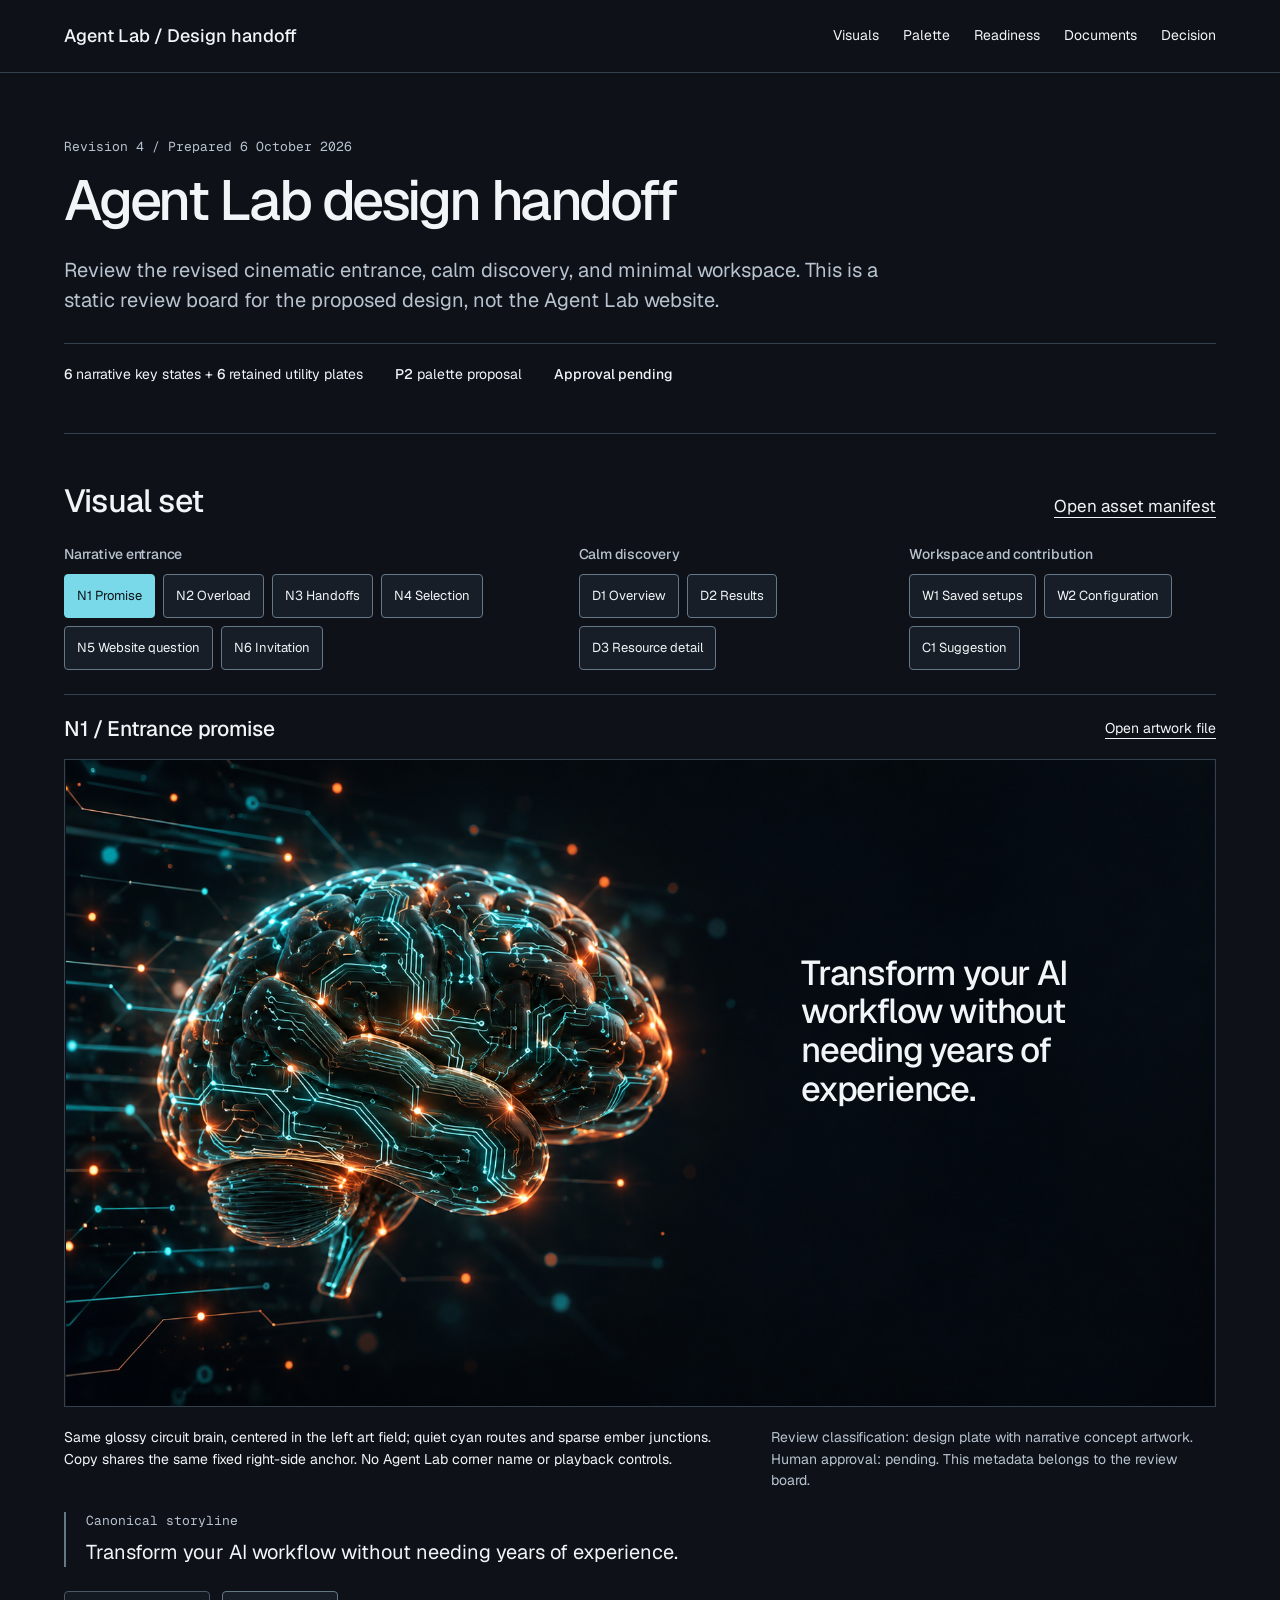
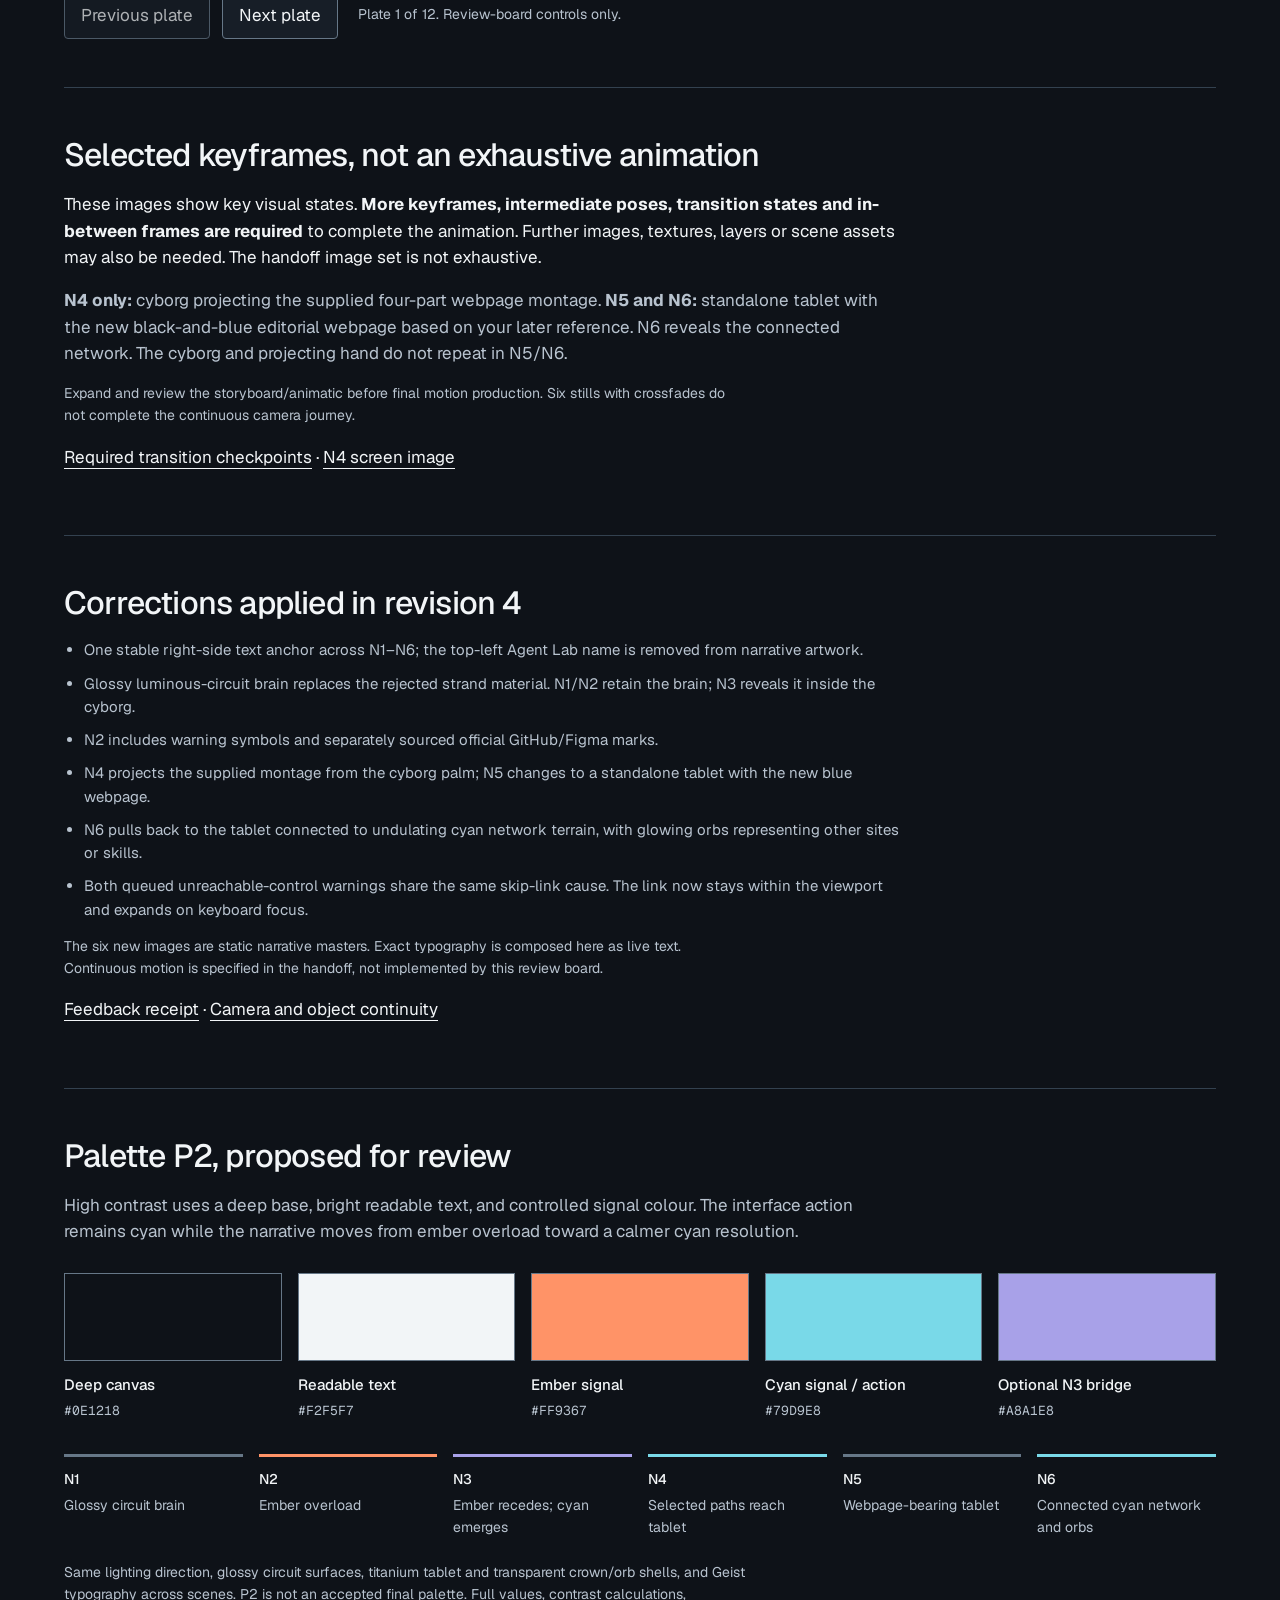
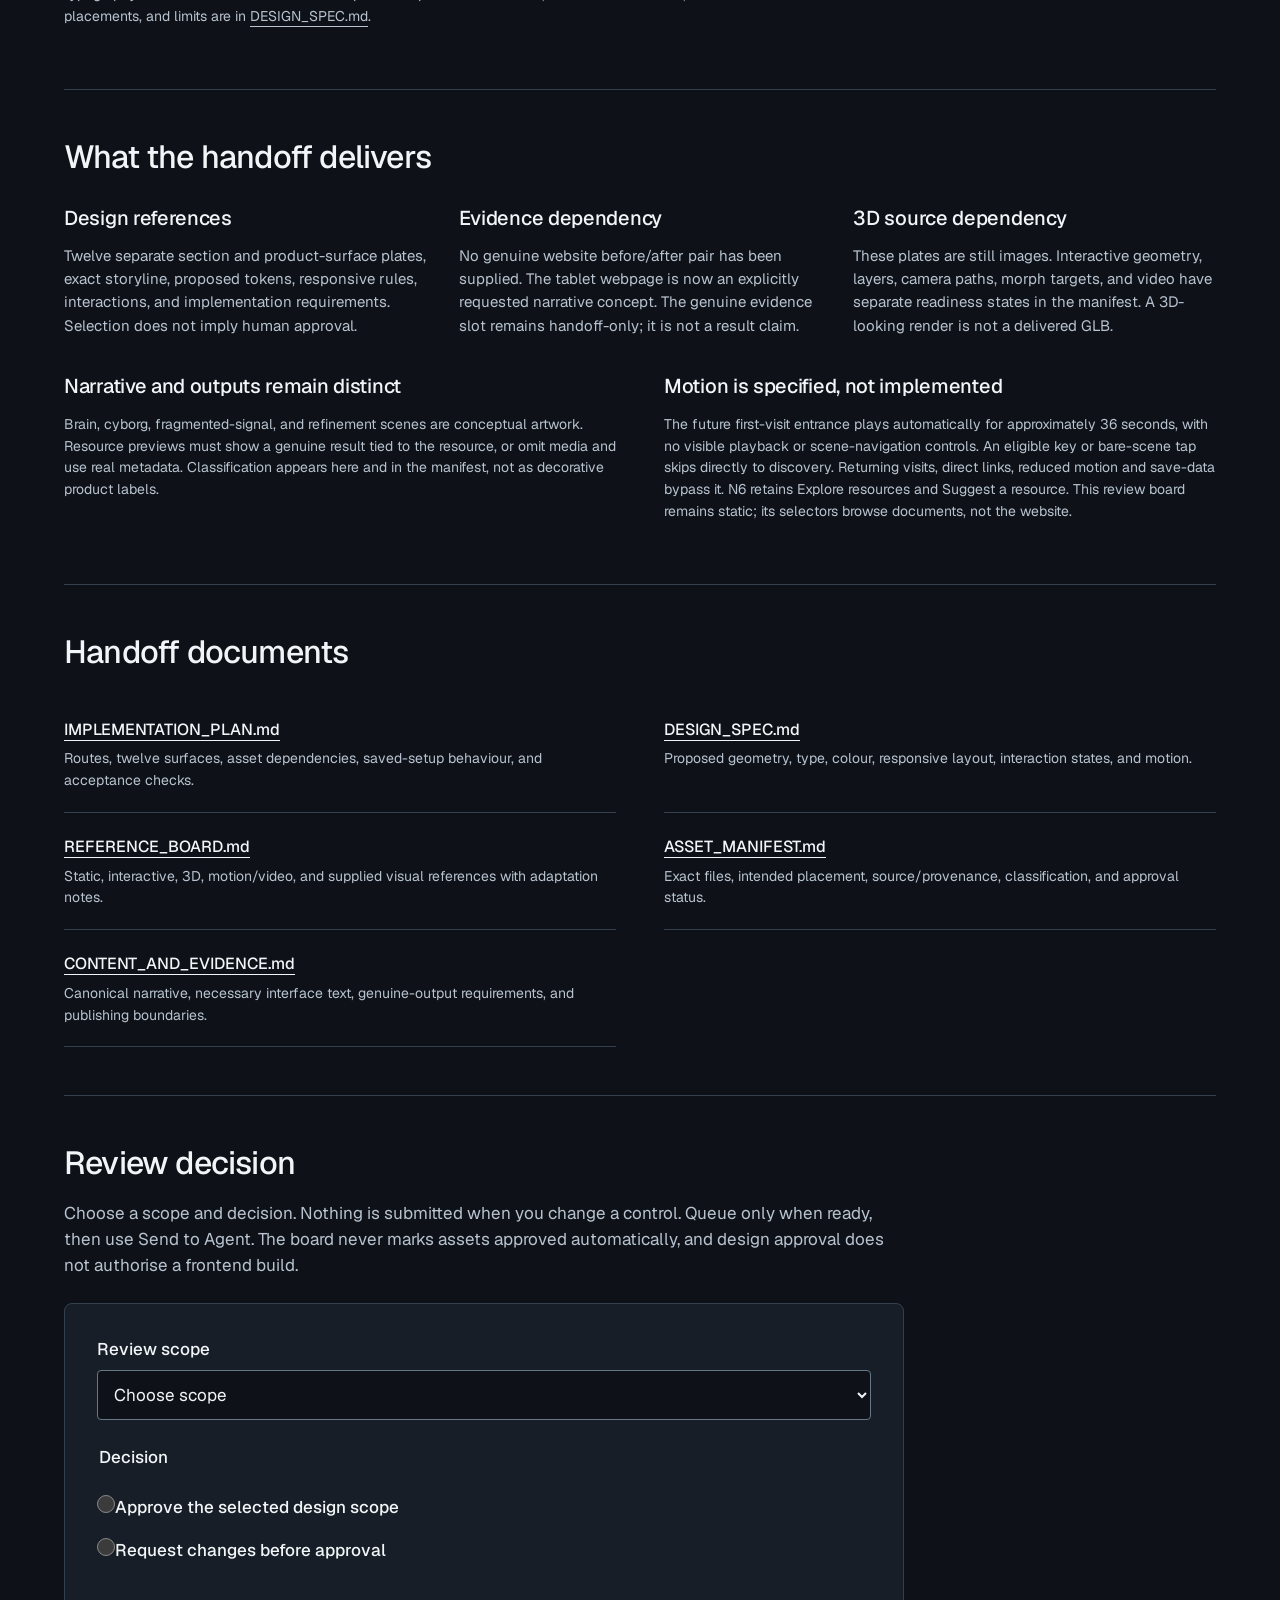
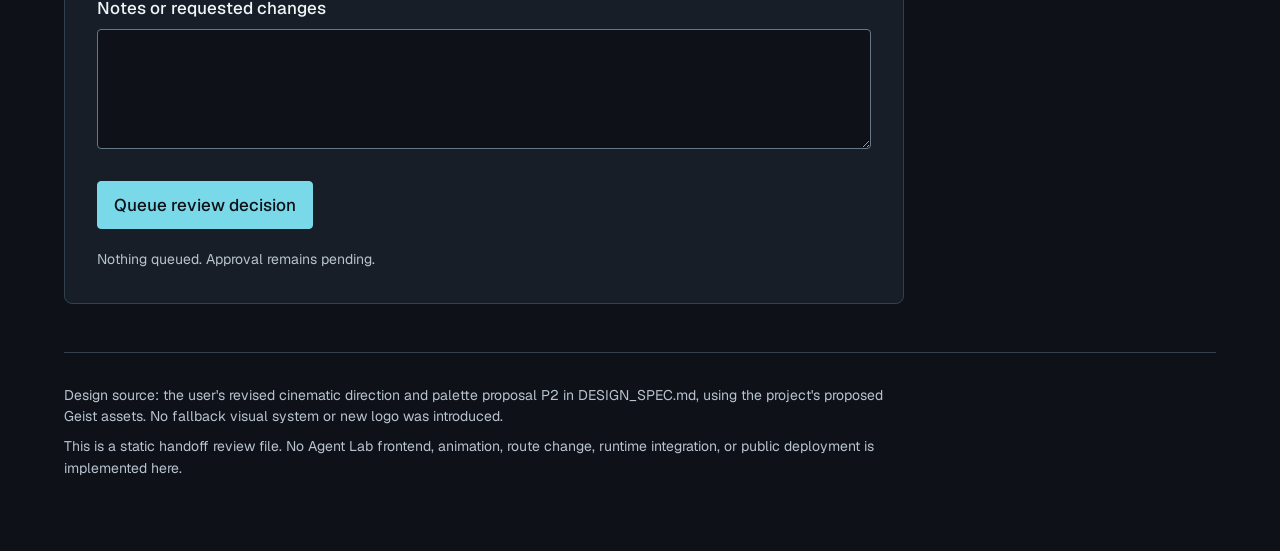
<file: studies/design-handoff-v4/design-handoff/REVIEW.html>
<!doctype html>
<html lang="en">
<head>
  <meta charset="utf-8">
  <meta name="viewport" content="width=device-width, initial-scale=1">
  <title>Agent Lab | Design handoff revision 4</title>
  <style>
    @font-face{font-family:Geist;src:url('fonts/Geist-Variable.woff2') format('woff2');font-weight:100 900;font-display:swap}
    @font-face{font-family:GeistMono;src:url('fonts/GeistMono-Variable.woff2') format('woff2');font-weight:100 900;font-display:swap}
    :root{color-scheme:dark;--page:#0E1218;--raised:#171E27;--hover:#222E3A;--text:#F2F5F7;--muted:#B8C3CF;--line:#33414F;--control:#667787;--action:#79D9E8;--ember:#FF9367;--bridge:#A8A1E8}
    *,*::before,*::after{box-sizing:border-box}
    html{background:var(--page);scroll-padding-top:96px}
    body{margin:0;background:var(--page);color:var(--text);font:17px/1.55 Geist,Arial,sans-serif}
    a{color:inherit;text-underline-offset:5px;text-decoration-thickness:1px}
    a:hover{color:var(--action)}
    button,input,select,textarea{font:inherit;color:inherit}
    button,select,input,textarea{border:1px solid var(--control);border-radius:4px;background:var(--raised)}
    button{cursor:pointer;min-height:44px;padding:10px 16px}
    button:hover{background:var(--hover)}
    button:disabled{cursor:default;opacity:.7}
    :focus-visible{outline:2px solid var(--action);outline-offset:4px}
    p,h1,h2,h3,li,dd,figcaption,label{overflow-wrap:anywhere}
    img{display:block;max-width:100%;height:auto}
    [hidden]{display:none!important}
    .shell{width:min(100% - 128px,1312px);margin-inline:auto}
    .skip-link{position:fixed;top:12px;left:12px;z-index:30;width:1px;height:1px;padding:0;overflow:hidden;clip-path:inset(50%);white-space:nowrap;background:var(--action);color:var(--page)}
    .skip-link:focus{position:fixed;width:auto;height:auto;padding:10px 16px;clip-path:none;white-space:normal;max-width:calc(100vw - 24px)}
    header{position:sticky;top:0;z-index:10;background:var(--page);border-bottom:1px solid var(--line)}
    .header-row{min-height:72px;display:flex;justify-content:space-between;align-items:center;gap:28px}
    .identity{font-weight:500;font-size:18px;white-space:nowrap}
    nav.header-links{display:flex;gap:24px;align-items:center}
    .header-links a{font-size:14px;text-decoration:none;min-height:44px;display:flex;align-items:center}
    main{padding-bottom:64px}
    .intro{padding:64px 0 48px}
    .meta{font:13px/1.6 GeistMono,monospace;color:var(--muted);margin:0 0 12px}
    h1{font-size:clamp(36px,4.4vw,64px);line-height:1.08;letter-spacing:-.045em;font-weight:500;max-width:900px;margin:0 0 24px}
    .lede{font-size:20px;line-height:1.5;max-width:820px;margin:0;color:var(--muted)}
    .intro-state{display:flex;gap:32px;flex-wrap:wrap;margin:28px 0 0;padding-top:20px;border-top:1px solid var(--line);font-size:14px}
    .intro-state strong{font-weight:500}
    .section{padding:48px 0;border-top:1px solid var(--line)}
    .section-head{display:flex;justify-content:space-between;align-items:baseline;gap:24px;margin-bottom:24px}
    h2{font-size:32px;line-height:1.2;letter-spacing:-.025em;font-weight:500;margin:0 0 16px}
    .section-head h2{margin:0}
    h3{font-size:20px;line-height:1.35;font-weight:500;letter-spacing:-.015em;margin:0 0 12px}
    .section p{max-width:76ch}
    .muted{color:var(--muted)}
    .small{font-size:14px}
    .section-nav{display:grid;grid-template-columns:1.6fr 1fr 1fr;gap:24px;margin-bottom:24px}
    .section-nav>*{min-width:0}
    .section-nav h3{font-size:14px;color:var(--muted);margin:0 0 10px}
    .button-set{display:flex;flex-wrap:wrap;gap:8px}
    .button-set button{font-size:13px;padding:9px 12px}
    .button-set button[aria-pressed=true]{border-color:var(--action);background:var(--action);color:var(--page)}
    .plate-bar{display:flex;align-items:center;justify-content:space-between;gap:24px;border-top:1px solid var(--line);padding:20px 0 16px}
    .plate-bar h3{font-size:21px;margin:0}
    .plate-bar a{font-size:14px;white-space:nowrap}
    figure{margin:0;min-width:0}
    .plate-frame{border:1px solid var(--line);background:var(--page);min-width:0;aspect-ratio:16/9;display:flex;align-items:center;justify-content:center}
    .plate-frame img{width:100%;height:100%;object-fit:contain;min-width:0}
    .asset-error{max-width:52ch;padding:32px;color:var(--muted);text-align:center}
    figcaption{display:grid;grid-template-columns:minmax(0,1.5fr) minmax(0,1fr);gap:40px;padding:20px 0 0;font-size:14px}
    figcaption p{margin:0}
    .review-metadata{color:var(--muted)}
    .story-copy{margin:20px 0 0;border-left:2px solid var(--control);padding-left:20px}
    .story-copy h3{font-size:13px;font-family:GeistMono,monospace;color:var(--muted);letter-spacing:0;font-weight:400;margin:0 0 8px}
    .story-copy p{font-size:20px;line-height:1.45;margin:0;max-width:70ch}
    .gallery-actions{display:flex;align-items:center;gap:12px;margin-top:24px}
    .gallery-actions p{margin:0 0 0 8px;font-size:14px;color:var(--muted)}
    .palette-grid{display:grid;grid-template-columns:repeat(5,minmax(0,1fr));gap:16px;margin:28px 0}
    .palette-grid>*{min-width:0}
    .swatch{height:88px;border:1px solid var(--control);margin-bottom:12px}
    .swatch-name{display:block;font-size:15px;font-weight:500}
    .hex{font:13px/1.6 GeistMono,monospace;color:var(--muted)}
    .progression{display:grid;grid-template-columns:repeat(6,minmax(0,1fr));gap:16px;padding:0;list-style:none;margin:32px 0 0}
    .progression li{min-width:0;font-size:14px;padding-top:12px;border-top:3px solid var(--control)}
    .progression strong{display:block;font-weight:500;margin-bottom:4px}
    .progression span{display:block;color:var(--muted)}
    .paired{display:grid;grid-template-columns:repeat(2,minmax(0,1fr));gap:48px}
    .paired>*{min-width:0}
    .readiness{display:grid;grid-template-columns:repeat(3,minmax(0,1fr));gap:32px;margin-top:28px}
    .readiness>*{min-width:0}
    .readiness p{font-size:15px;color:var(--muted);margin:0}
    .doc-list{display:grid;grid-template-columns:repeat(2,minmax(0,1fr));gap:0 48px;padding:0;margin:24px 0 0;list-style:none}
    .doc-list li{min-width:0;padding:20px 0;border-bottom:1px solid var(--line)}
    .doc-list a{font-size:16px;font-weight:500;overflow-wrap:anywhere}
    .doc-list p{font-size:14px;color:var(--muted);margin:6px 0 0}
    .decision{max-width:840px;background:var(--raised);border:1px solid var(--line);border-radius:8px;padding:32px;margin-top:24px}
    .field{margin-bottom:24px}
    .field>label,.field>legend{display:block;margin-bottom:8px;font-weight:500}
    select,textarea{width:100%;padding:12px;background:var(--page);min-height:48px}
    textarea{min-height:120px;resize:vertical;line-height:1.5}
    fieldset{border:0;padding:0;margin:0}
    .choice{display:flex;gap:12px;align-items:flex-start;margin:12px 0;font-weight:400}
    .choice input{width:18px;height:18px;margin:5px 0 0;accent-color:var(--action);flex:0 0 auto}
    .primary{background:var(--action);color:var(--page);border-color:var(--action);font-weight:500}
    .primary:hover{background:#58BED0;border-color:#58BED0}
    #review-status{font-size:14px;margin:20px 0 0;color:var(--muted)}
    footer{padding:32px 0 0;border-top:1px solid var(--line);color:var(--muted);font-size:14px}
    footer p{margin:0 0 8px;max-width:92ch}
    .sr-only{position:absolute;width:1px;height:1px;overflow:hidden;clip:rect(0,0,0,0);white-space:nowrap}
    @media(max-width:1100px){.shell{width:calc(100% - 64px)}.header-links{gap:16px!important}.section-nav{grid-template-columns:minmax(0,1.3fr) minmax(0,1fr)}.section-nav>div:first-child{grid-column:1/-1}.palette-grid{gap:12px}.readiness{gap:24px}.progression{grid-template-columns:repeat(3,minmax(0,1fr))}}
    @media(max-width:767px){.shell{width:calc(100% - 40px)}header{position:static}.header-row{min-height:0;padding:18px 0;display:block}.identity{font-size:17px}.header-links{margin-top:12px;gap:18px!important;flex-wrap:wrap}.header-links a{font-size:13px;min-height:32px}.intro{padding:36px 0}.lede{font-size:18px}.intro-state{gap:12px 24px}.section{padding:36px 0}.section-head{display:block}.section-head>a{display:inline-block;margin-top:10px}h2{font-size:28px}.section-nav{grid-template-columns:minmax(0,1fr);gap:20px}.section-nav>div:first-child{grid-column:auto}.plate-bar{align-items:flex-start;gap:16px}.plate-bar h3{font-size:18px}.plate-bar a{font-size:13px}.plate-frame{border-inline:0}.button-set button{padding:9px 10px}figcaption,.paired,.readiness,.doc-list{grid-template-columns:minmax(0,1fr);gap:20px}.story-copy p{font-size:18px}.gallery-actions{flex-wrap:wrap}.gallery-actions p{width:100%;margin:0}.palette-grid{grid-template-columns:repeat(2,minmax(0,1fr));gap:20px}.swatch{height:72px}.progression{grid-template-columns:repeat(2,minmax(0,1fr))}.doc-list{gap:0}.decision{padding:24px 20px}.asset-error{padding:20px;font-size:14px}}
    @media(max-width:359px){.shell{width:calc(100% - 32px)}.identity{font-size:16px}.header-links{gap:14px!important}.plate-bar{display:block}.plate-bar a{display:inline-block;margin-top:8px}}
    @media(prefers-reduced-motion:reduce){*{animation:none!important;transition:none!important}html{scroll-behavior:auto}}

    .plate-frame{position:relative;container-type:inline-size}
    .narrative-overlay{position:absolute;z-index:2;left:64%;top:30%;right:4.5%;text-align:left;pointer-events:none}
    .narrative-overlay h4{margin:0;font:500 3cqw/1.12 Geist,Arial,sans-serif;letter-spacing:-.035em;color:var(--text);overflow-wrap:normal}
    .narrative-overlay p{margin:1.65cqw 0 0;font:400 1.55cqw/1.38 Geist,Arial,sans-serif;color:var(--muted)}
    .narrative-actions{display:flex;gap:.8cqw;flex-wrap:wrap;margin-top:1.9cqw}
    .narrative-actions span{padding:.8cqw 1cqw;border:1px solid var(--control);border-radius:4px;font-size:.95cqw;background:var(--page);white-space:nowrap}
    .narrative-actions span:first-child{background:var(--action);border-color:var(--action);color:var(--page)}
    .ecosystem-mark{position:absolute;top:10%;width:5.6%;height:10%;padding:.8%;background:#0E1218;border-radius:4px;z-index:1}
    .ecosystem-mark img{width:100%;height:100%;object-fit:contain}
    .ecosystem-mark.github{left:5%}.ecosystem-mark.figma{left:47%}
    .correction-receipt{font-size:15px;color:var(--muted);padding-left:20px;max-width:84ch}.correction-receipt li{margin:10px 0}
    @media(max-width:767px){.plate-frame.is-narrative{aspect-ratio:auto;display:flex;flex-direction:column;align-items:stretch}.is-narrative #plate-image{order:2;height:auto;aspect-ratio:16/9}.narrative-overlay{position:static;order:1;padding:24px 20px 28px;pointer-events:none}.narrative-overlay h4{font-size:28px;line-height:1.15}.narrative-overlay p{font-size:18px;line-height:1.45;margin-top:20px}.narrative-actions{gap:10px;margin-top:24px}.narrative-actions span{font-size:13px;padding:12px}.ecosystem-mark{top:auto;bottom:35%;width:8%;height:7%;padding:1%}.ecosystem-mark.figma{left:47%}}
    @media(max-width:359px){.narrative-overlay{padding:20px 16px}.narrative-overlay h4{font-size:24px}.narrative-overlay p{font-size:17px}}
  </style>
</head>
<body>
  <a class="skip-link" href="#main">Skip to review content</a>
  <header>
    <div class="shell header-row">
      <div class="identity">Agent Lab / Design handoff</div>
      <nav class="header-links" aria-label="Review board sections">
        <a href="#visuals">Visuals</a><a href="#palette">Palette</a><a href="#readiness">Readiness</a><a href="#documents">Documents</a><a href="#decision">Decision</a>
      </nav>
    </div>
  </header>
  <main id="main" class="shell">
    <section class="intro">
      <p class="meta">Revision 4 / Prepared 6 October 2026</p>
      <h1>Agent Lab design handoff</h1>
      <p class="lede">Review the revised cinematic entrance, calm discovery, and minimal workspace. This is a static review board for the proposed design, not the Agent Lab website.</p>
      <div class="intro-state"><span><strong>6</strong> narrative key states + <strong>6</strong> retained utility plates</span><span><strong>P2</strong> palette proposal</span><span><strong>Approval pending</strong></span></div>
    </section>

    <section id="visuals" class="section">
      <div class="section-head"><h2>Visual set</h2><a href="../ASSET_MANIFEST.md">Open asset manifest</a></div>
      <div class="section-nav" aria-label="Select a visual plate">
        <div><h3>Narrative entrance</h3><div class="button-set" id="story-controls">
          <button type="button" data-index="0" aria-pressed="true">N1 Promise</button>
          <button type="button" data-index="1" aria-pressed="false">N2 Overload</button>
          <button type="button" data-index="2" aria-pressed="false">N3 Handoffs</button>
          <button type="button" data-index="3" aria-pressed="false">N4 Selection</button>
          <button type="button" data-index="4" aria-pressed="false">N5 Website question</button>
          <button type="button" data-index="5" aria-pressed="false">N6 Invitation</button>
        </div></div>
        <div><h3>Calm discovery</h3><div class="button-set">
          <button type="button" data-index="6" aria-pressed="false">D1 Overview</button>
          <button type="button" data-index="7" aria-pressed="false">D2 Results</button>
          <button type="button" data-index="8" aria-pressed="false">D3 Resource detail</button>
        </div></div>
        <div><h3>Workspace and contribution</h3><div class="button-set">
          <button type="button" data-index="9" aria-pressed="false">W1 Saved setups</button>
          <button type="button" data-index="10" aria-pressed="false">W2 Configuration</button>
          <button type="button" data-index="11" aria-pressed="false">C1 Suggestion</button>
        </div></div>
      </div>
      <div class="plate-bar"><h3 id="plate-title">N1 / Entrance promise</h3><a id="original-link" href="narrative-v3/N1-circuit-brain.png" target="_blank" rel="noopener">Open artwork file</a></div>
      <figure aria-labelledby="plate-title">
        <div class="plate-frame is-narrative">
          <img id="plate-image" src="narrative-v3/N1-circuit-brain.png" alt="N1 proposed entrance composition, with a graphite brain and controlled luminous pathways" decoding="async">
          <div id="narrative-overlay" class="narrative-overlay"><h4 id="narrative-heading">Transform your AI workflow without needing years of experience.</h4><p id="narrative-support" hidden></p><div id="narrative-actions" class="narrative-actions" hidden><span>Explore resources</span><span>Suggest a resource</span></div></div>
          <div id="github-mark" class="ecosystem-mark github" hidden><img src="brand-assets/github-invertocat-white.svg" alt="GitHub"></div>
          <div id="figma-mark" class="ecosystem-mark figma" hidden><img src="brand-assets/figma-full-color.svg" alt="Figma"></div>
          <p id="asset-error" class="asset-error" hidden>This plate is not available at its manifest path. Check the asset package before review.</p>
        </div>
        <figcaption>
          <p id="plate-note">The opening establishes the shared material, lighting, and typography. The full approved promise remains live text in the eventual site.</p>
          <p class="review-metadata"><span id="plate-class">Review classification: design plate with narrative concept artwork.</span><br>Human approval: pending. This metadata belongs to the review board.</p>
        </figcaption>
      </figure>
      <div class="story-copy" id="story-copy"><h3>Canonical storyline</h3><p id="copy-text">Transform your AI workflow without needing years of experience.</p></div>
      <div class="gallery-actions"><button type="button" id="previous" disabled>Previous plate</button><button type="button" id="next">Next plate</button><p id="plate-position" role="status">Plate 1 of 12. Review-board controls only.</p></div>
      <noscript><p>JavaScript is disabled. Open the <a href="../ASSET_MANIFEST.md">asset manifest</a> for direct links to all twelve separate visual plates.</p></noscript>
    </section>

<section class="section" id="animation-coverage"><h2>Selected keyframes, not an exhaustive animation</h2><p>These images show key visual states. <strong>More keyframes, intermediate poses, transition states and in-between frames are required</strong> to complete the animation. Further images, textures, layers or scene assets may also be needed. The handoff image set is not exhaustive.</p><p class="muted"><strong>N4 only:</strong> cyborg projecting the supplied four-part webpage montage. <strong>N5 and N6:</strong> standalone tablet with the new black-and-blue editorial webpage based on your later reference. N6 reveals the connected network. The cyborg and projecting hand do not repeat in N5/N6.</p><p class="small muted">Expand and review the storyboard/animatic before final motion production. Six stills with crossfades do not complete the continuous camera journey.</p><p><a href="NARRATIVE_CONTINUITY.md">Required transition checkpoints</a> · <a href="screen-content/user-supplied-website-image.png">N4 screen image</a></p></section>
<section class="section" id="corrections"><h2>Corrections applied in revision 4</h2><ul class="correction-receipt"><li>One stable right-side text anchor across N1–N6; the top-left Agent Lab name is removed from narrative artwork.</li><li>Glossy luminous-circuit brain replaces the rejected strand material. N1/N2 retain the brain; N3 reveals it inside the cyborg.</li><li>N2 includes warning symbols and separately sourced official GitHub/Figma marks.</li><li>N4 projects the supplied montage from the cyborg palm; N5 changes to a standalone tablet with the new blue webpage.</li><li>N6 pulls back to the tablet connected to undulating cyan network terrain, with glowing orbs representing other sites or skills.</li><li>Both queued unreachable-control warnings share the same skip-link cause. The link now stays within the viewport and expands on keyboard focus.</li></ul><p class="small muted">The six new images are static narrative masters. Exact typography is composed here as live text. Continuous motion is specified in the handoff, not implemented by this review board.</p><p><a href="CORRECTIONS_v4.md">Feedback receipt</a> · <a href="NARRATIVE_CONTINUITY.md">Camera and object continuity</a></p></section>
    <section id="palette" class="section">
      <h2>Palette P2, proposed for review</h2>
      <p class="muted">High contrast uses a deep base, bright readable text, and controlled signal colour. The interface action remains cyan while the narrative moves from ember overload toward a calmer cyan resolution.</p>
      <div class="palette-grid" aria-label="Proposed colour tokens">
        <div><div class="swatch" style="background:#0E1218"></div><span class="swatch-name">Deep canvas</span><span class="hex">#0E1218</span></div>
        <div><div class="swatch" style="background:#F2F5F7"></div><span class="swatch-name">Readable text</span><span class="hex">#F2F5F7</span></div>
        <div><div class="swatch" style="background:#FF9367"></div><span class="swatch-name">Ember signal</span><span class="hex">#FF9367</span></div>
        <div><div class="swatch" style="background:#79D9E8"></div><span class="swatch-name">Cyan signal / action</span><span class="hex">#79D9E8</span></div>
        <div><div class="swatch" style="background:#A8A1E8"></div><span class="swatch-name">Optional N3 bridge</span><span class="hex">#A8A1E8</span></div>
      </div>
      <ol class="progression" aria-label="Proposed narrative colour progression">
        <li style="border-color:#667787"><strong>N1</strong><span>Glossy circuit brain</span></li>
        <li style="border-color:#FF9367"><strong>N2</strong><span>Ember overload</span></li>
        <li style="border-color:#A8A1E8"><strong>N3</strong><span>Ember recedes; cyan emerges</span></li>
        <li style="border-color:#79D9E8"><strong>N4</strong><span>Selected paths reach tablet</span></li>
        <li style="border-color:#667787"><strong>N5</strong><span>Webpage-bearing tablet</span></li>
        <li style="border-color:#79D9E8"><strong>N6</strong><span>Connected cyan network and orbs</span></li>
      </ol>
      <p class="small muted" style="margin-top:24px">Same lighting direction, glossy circuit surfaces, titanium tablet and transparent crown/orb shells, and Geist typography across scenes. P2 is not an accepted final palette. Full values, contrast calculations, placements, and limits are in <a href="../DESIGN_SPEC.md">DESIGN_SPEC.md</a>.</p>
    </section>

    <section id="readiness" class="section">
      <h2>What the handoff delivers</h2>
      <div class="readiness">
        <div><h3>Design references</h3><p>Twelve separate section and product-surface plates, exact storyline, proposed tokens, responsive rules, interactions, and implementation requirements. Selection does not imply human approval.</p></div>
        <div><h3>Evidence dependency</h3><p>No genuine website before/after pair has been supplied. The tablet webpage is now an explicitly requested narrative concept. The genuine evidence slot remains handoff-only; it is not a result claim.</p></div>
        <div><h3>3D source dependency</h3><p>These plates are still images. Interactive geometry, layers, camera paths, morph targets, and video have separate readiness states in the manifest. A 3D-looking render is not a delivered GLB.</p></div>
      </div>
      <div class="paired" style="margin-top:36px">
        <div><h3>Narrative and outputs remain distinct</h3><p class="muted small">Brain, cyborg, fragmented-signal, and refinement scenes are conceptual artwork. Resource previews must show a genuine result tied to the resource, or omit media and use real metadata. Classification appears here and in the manifest, not as decorative product labels.</p></div>
        <div><h3>Motion is specified, not implemented</h3><p class="muted small">The future first-visit entrance plays automatically for approximately 36 seconds, with no visible playback or scene-navigation controls. An eligible key or bare-scene tap skips directly to discovery. Returning visits, direct links, reduced motion and save-data bypass it. N6 retains Explore resources and Suggest a resource. This review board remains static; its selectors browse documents, not the website.</p></div>
      </div>
    </section>

    <section id="documents" class="section">
      <h2>Handoff documents</h2>
      <ul class="doc-list">
        <li><a href="../IMPLEMENTATION_PLAN.md">IMPLEMENTATION_PLAN.md</a><p>Routes, twelve surfaces, asset dependencies, saved-setup behaviour, and acceptance checks.</p></li>
        <li><a href="../DESIGN_SPEC.md">DESIGN_SPEC.md</a><p>Proposed geometry, type, colour, responsive layout, interaction states, and motion.</p></li>
        <li><a href="../REFERENCE_BOARD.md">REFERENCE_BOARD.md</a><p>Static, interactive, 3D, motion/video, and supplied visual references with adaptation notes.</p></li>
        <li><a href="../ASSET_MANIFEST.md">ASSET_MANIFEST.md</a><p>Exact files, intended placement, source/provenance, classification, and approval status.</p></li>
        <li><a href="CONTENT_AND_EVIDENCE.md">CONTENT_AND_EVIDENCE.md</a><p>Canonical narrative, necessary interface text, genuine-output requirements, and publishing boundaries.</p></li>
      </ul>
    </section>

    <section id="decision" class="section">
      <h2>Review decision</h2>
      <p class="muted">Choose a scope and decision. Nothing is submitted when you change a control. Queue only when ready, then use Send to Agent. The board never marks assets approved automatically, and design approval does not authorise a frontend build.</p>
      <form id="review-form" class="decision" data-lavish-question="agent-lab-handoff-v2-review">
        <div class="field"><label for="review-scope">Review scope</label><select id="review-scope" name="scope" required>
          <option value="" selected disabled>Choose scope</option>
          <option value="whole">Palette P2 and all 12 visual plates</option>
          <option value="palette">Palette P2 only</option>
          <option value="current">Currently selected visual plate</option>
        </select></div>
        <fieldset class="field"><legend>Decision</legend>
          <label class="choice"><input type="radio" name="decision" value="approve" required><span>Approve the selected design scope</span></label>
          <label class="choice"><input type="radio" name="decision" value="revise"><span>Request changes before approval</span></label>
        </fieldset>
        <div class="field"><label for="review-notes">Notes or requested changes</label><textarea id="review-notes" name="notes" maxlength="6000"></textarea></div>
        <button class="primary" type="submit">Queue review decision</button>
        <p id="review-status" role="status" aria-live="polite">Nothing queued. Approval remains pending.</p>
      </form>
    </section>
    <footer>
      <p>Design source: the user's revised cinematic direction and palette proposal P2 in DESIGN_SPEC.md, using the project's proposed Geist assets. No fallback visual system or new logo was introduced.</p>
      <p>This is a static handoff review file. No Agent Lab frontend, animation, route change, runtime integration, or public deployment is implemented here.</p>
    </footer>
  </main>
  <script>
    const plates = [
      {"id": "N1", "title": "Entrance promise", "file": "narrative-v3/N1-circuit-brain.png", "alt": "Same glossy circuit brain, centered in the left art field; quiet cyan routes and sparse ember junctions.", "note": "Same glossy circuit brain, centered in the left art field; quiet cyan routes and sparse ember junctions. Copy shares the same fixed right-side anchor. No Agent Lab corner name or playback controls.", "copy": "Transform your AI workflow without needing years of experience."},
      {"id": "N2", "title": "Tool overload", "file": "narrative-v3/N2-overloaded-brain.png", "alt": "Same brain and pose, expanding gently into hotter ember overload; three warning signs. Official GitHub and Figma marks are separate, unmodified ecosystem references.", "note": "Same brain and pose, expanding gently into hotter ember overload; three warning signs. Official GitHub and Figma marks are separate, unmodified ecosystem references. Copy shares the same fixed right-side anchor. No Agent Lab corner name or playback controls.", "copy": "More tools. More plugins. More confusion. How do we know what actually gets results?"},
      {"id": "N3", "title": "Cyborg reveal", "file": "narrative-v3/N3-cyborg-reveal.png", "alt": "Camera pulls back from that brain to reveal its cyborg cranial dome, then a second entity across a fragmented exchange.", "note": "Camera pulls back from that brain to reveal its cyborg cranial dome, then a second entity across a fragmented exchange. Copy shares the same fixed right-side anchor. No Agent Lab corner name or playback controls.", "copy": "Add more agents and coordination gets harder; poor handoffs can erode productivity gains."},
      {"id": "N4", "title": "Cyborg projection", "file": "narrative-v4/N4-cyborg-projects-hologram.png", "alt": "N4 only: the cyborg projects the supplied four-part website montage toward the viewer from its palm.", "note": "N4 only: the cyborg projects the supplied four-part website montage toward the viewer from its palm. Selected key state; additional animation frames are required.", "copy": "Why Agent Lab? We study, test, select, and curate what your AI system actually needs."},
      {"id": "N5", "title": "New editorial webpage", "file": "narrative-v4/N5-blue-editorial-tablet.png", "alt": "N5 uses the new black/blue editorial webpage on a standalone tablet, based on the later reference. No cyborg or projecting hand.", "note": "N5 uses the new black/blue editorial webpage on a standalone tablet, based on the later reference. No cyborg or projecting hand. Selected key state; additional animation frames are required.", "copy": "Ever wondered how to build the website you saw on Pinterest?"},
      {"id": "N6", "title": "New webpage and network", "file": "narrative-v4/N6-blue-webpage-network.png", "alt": "N6 pulls back from the same new-webpage tablet into the connected cyan network and glowing resource orbs. No cyborg or projecting hand.", "note": "N6 pulls back from the same new-webpage tablet into the connected cyan network and glowing resource orbs. No cyborg or projecting hand. Selected key state; additional animation frames are required.", "copy": "Find the tools you need now, or join us and help shape what comes next."},
      {id:'D1',title:'Discovery overview',file:'07-discovery-overview.png',alt:'Proposed calm Agent Lab discovery overview with search and restrained editorial resource groupings',note:'The same identity becomes a quiet resource discovery surface. Production content uses actual resource metadata; the concept imagery is not a resource result.'},
      {id:'D2',title:'Discovery results',file:'08-discovery-results.png',alt:'Proposed readable resource results with restrained controls and metadata',note:'Search, filters, readable metadata, and genuine relevant previews support scanning. No cinematic interaction or invented ranking is implied.'},
      {id:'D3',title:'Resource detail',file:'09-resource-detail.png',alt:'Proposed resource detail layout for actual instructions, source information, and genuine output when available',note:'A resource detail page explains actual instructions, prerequisites, versions, and source. A brain or cyborg scene must never stand in for its output.'},
      {id:'W1',title:'Saved setups',file:'10-workspace-saved-setups.png',alt:'Proposed minimal private workspace showing saved setups and necessary actions',note:'Open, search, duplicate, and remove saved setups. No dashboard, analytics, activity feed, or collaboration system is introduced.'},
      {id:'W2',title:'Workspace configuration',file:'11-workspace-configuration.png',alt:'Proposed focused setup editor for agent-specific resources, model settings, and pinned versions',note:'Find resources, add or swap them for the selected agent, pin versions, and save. Saving preserves configuration; it does not execute a harness.'},
      {id:'C1',title:'Contribution suggestion',file:'12-contribution-suggestion.png',alt:'Proposed short suggestion form for a real resource link and useful context',note:'A necessary form with confirmed submission and recoverable failure states. Receipt and publication remain separate.'}
    ];
    let current = 0;
    const image = document.getElementById('plate-image');
    const imageError = document.getElementById('asset-error');
    const form = document.getElementById('review-form');
    const status = document.getElementById('review-status');
    const scope = document.getElementById('review-scope');
    function showPlate(index) {
      if (index < 0 || index >= plates.length) return;
      current = index;
      const plate = plates[index];
      image.hidden = false;
      imageError.hidden = true;
      const assetPath = '' + (index < 6 ? plate.file : 'visuals-v2/' + plate.file);
      image.src = assetPath;
      image.alt = plate.id + ': ' + plate.alt;
      document.querySelector('.plate-frame').classList.toggle('is-narrative', index < 6);
      document.getElementById('narrative-overlay').hidden = index >= 6;
      const support = index === 1 ? 'How do we know what actually gets results?' : index === 3 ? 'We study, test, select, and curate what your AI system actually needs.' : '';
      const heading = index === 1 ? 'More tools. More plugins. More confusion.' : index === 3 ? 'Why Agent Lab?' : plate.copy || '';
      document.getElementById('narrative-heading').textContent = heading;
      document.getElementById('narrative-support').textContent = support;
      document.getElementById('narrative-support').hidden = !support;
      document.getElementById('narrative-actions').hidden = index !== 5;
      document.getElementById('github-mark').hidden = index !== 1;
      document.getElementById('figma-mark').hidden = index !== 1;
      document.getElementById('plate-title').textContent = plate.id + ' / ' + plate.title;
      document.getElementById('original-link').href = assetPath;
      document.getElementById('plate-note').textContent = plate.note;
      document.getElementById('plate-class').textContent = index < 6 ? 'Review classification: design plate with narrative concept artwork.' : 'Review classification: product-surface design reference, not an implemented website.';
      document.getElementById('story-copy').hidden = !plate.copy;
      document.getElementById('copy-text').textContent = plate.copy || '';
      document.getElementById('plate-position').textContent = 'Plate ' + (index + 1) + ' of 12. Review-board controls only.';
      document.querySelectorAll('button[data-index]').forEach(button => button.setAttribute('aria-pressed', String(Number(button.dataset.index) === index)));
      document.getElementById('previous').disabled = index === 0;
      document.getElementById('next').disabled = index === plates.length - 1;
      scope.querySelector('option[value="current"]').textContent = 'Current plate: ' + plate.id + ' / ' + plate.title;
      if (scope.value === 'current') status.textContent = 'Selected plate changed to ' + plate.id + '. Any previously queued decision is unchanged. Queue again to update it.';
    }
    image.addEventListener('error', () => { image.hidden = true; imageError.hidden = false; });
    document.querySelectorAll('button[data-index]').forEach(button => button.addEventListener('click', () => showPlate(Number(button.dataset.index))));
    document.getElementById('previous').addEventListener('click', () => showPlate(current - 1));
    document.getElementById('next').addEventListener('click', () => showPlate(current + 1));
    form.addEventListener('input', () => { status.textContent = 'Local selection changed. Any previously queued decision is unchanged. Queue when ready; approval remains pending.'; });
    form.addEventListener('submit', async event => {
      event.preventDefault();
      if (!form.reportValidity()) return;
      const data = new FormData(form);
      const disposition = String(data.get('decision'));
      const notes = String(data.get('notes') || '').trim();
      const selectedScope = String(data.get('scope'));
      const ids = selectedScope === 'whole' ? ['P2', ...plates.map(plate => plate.id)] : selectedScope === 'palette' ? ['P2'] : [plates[current].id];
      const scopeLabel = selectedScope === 'whole' ? 'palette P2 and all 12 revision-4 visual plates' : selectedScope === 'palette' ? 'palette proposal P2 only' : plates[current].id + ' / ' + plates[current].title;
      const action = disposition === 'approve' ? 'Approve the selected design scope' : 'Request changes before approval';
      const text = 'Agent Lab handoff revision 4 review. ' + action + ': ' + scopeLabel + '.' + (notes ? '\nRequested notes or changes: ' + notes : '') + '\nAccount for each submitted scope ID. Record approval only for the explicitly approved design scope and exact current revision. Do not implement the frontend or treat conceptual artwork as real output evidence.';
      if (typeof window.lavish?.queuePrompt !== 'function') {
        status.textContent = 'This standalone file cannot queue feedback. Open it in Lavish to queue a decision. Nothing has been submitted or approved.';
        return;
      }
      try {
        await window.lavish.queuePrompt(text, {tag:'design-review',text:'Agent Lab v4 review: ' + scopeLabel,queueKey:'agent-lab-handoff-v2-review',element:form,data:{revision:'v4',scopeIds:ids,disposition,notes}});
        status.textContent = 'Decision queued for ' + scopeLabel + '. Use Send to Agent to submit it. No approval has been recorded automatically.';
      } catch {
        status.textContent = 'The decision could not be queued. Your choices are still here. Nothing has been approved automatically.';
      }
    });
    showPlate(0);
  </script>
</body>
</html>
</file>
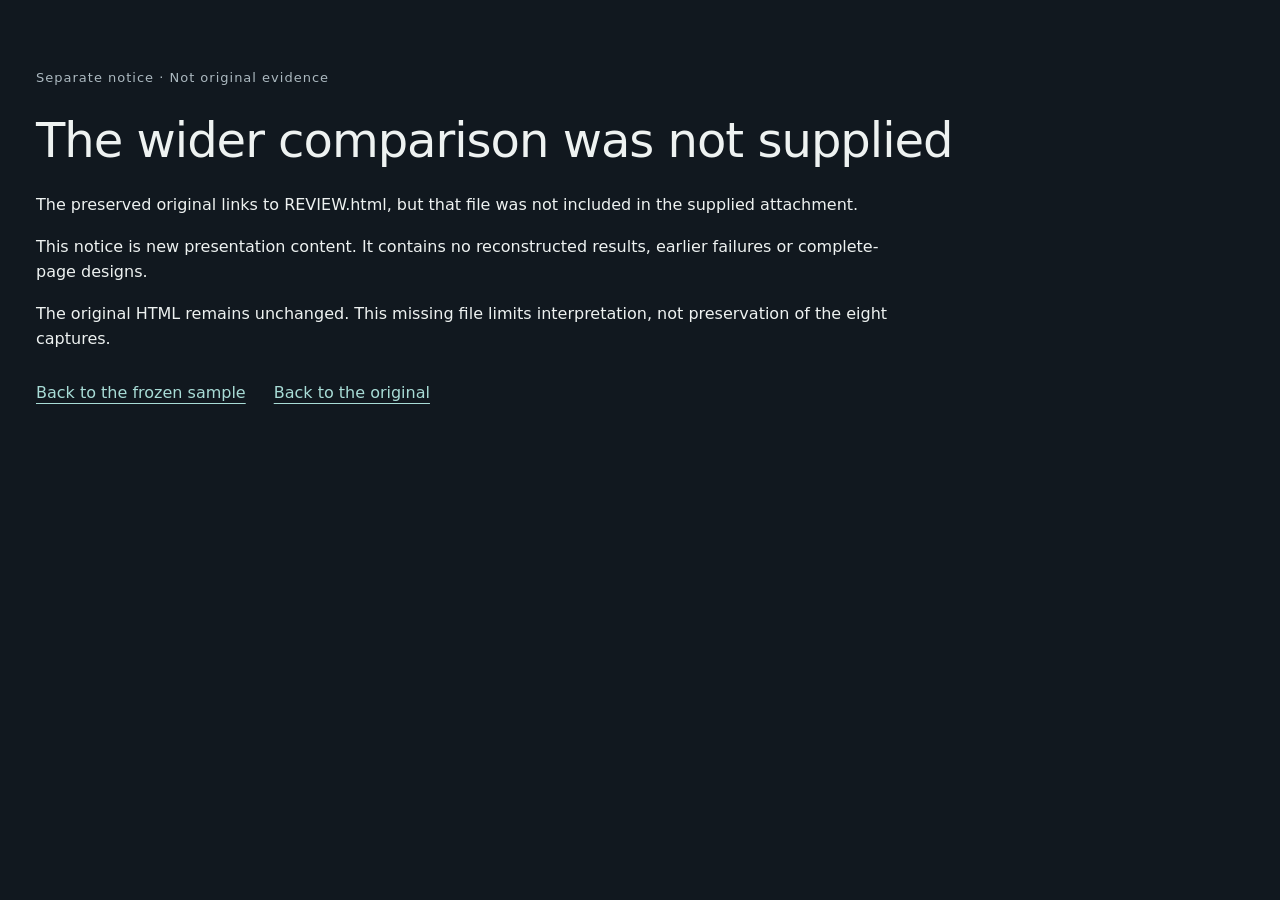
<file: website/samples/four-instructed-runs/REVIEW.html>
<!doctype html>
<html lang="en"><head><meta charset="utf-8"><meta name="viewport" content="width=device-width,initial-scale=1"><title>Missing wider comparison · Frozen sample</title><link rel="stylesheet" href="sample.css"></head><body><main>
<p class="eyebrow">Separate notice · Not original evidence</p>
<h1>The wider comparison was not supplied</h1>
<p>The preserved original links to REVIEW.html, but that file was not included in the supplied attachment.</p>
<p>This notice is new presentation content. It contains no reconstructed results, earlier failures or complete-page designs.</p>
<p>The original HTML remains unchanged. This missing file limits interpretation, not preservation of the eight captures.</p>
<nav class="actions" aria-label="Return links"><a href="./">Back to the frozen sample</a><a href="DEFAULT-EVIDENCE.html">Back to the original</a></nav>
</main></body></html>
</file>
<file: studies/glasses-photo-condition-b/style.css>
:root{color-scheme:dark;--ink:#20251f;--paper:#eeeae0;--soft:#c9cbbf;--accent:#d5dabb;font-family:'Helvetica Neue',Helvetica,Arial,sans-serif;background:var(--ink);color:var(--paper)}*{box-sizing:border-box}body{margin:0}button,a{-webkit-tap-highlight-color:transparent}a{color:inherit}button{font:inherit;cursor:pointer}a:focus-visible,button:focus-visible{outline:3px solid #b6cc75;outline-offset:6px}button:active{transform:translateY(1px)}.skip{position:fixed;top:8px;left:8px;z-index:10;background:var(--paper);color:var(--ink);padding:14px;transform:translateY(-160%)}.skip:focus{transform:none}.page{max-width:1800px;margin:auto;padding:0 48px}.masthead{height:116px;display:flex;align-items:center;justify-content:space-between;border-bottom:1px solid #606454;gap:24px}.brand{text-decoration:none;font-family:Georgia,'Times New Roman',serif;font-size:43px;letter-spacing:-2px;line-height:.75}.brand span{display:block;font-family:Arial,sans-serif;letter-spacing:4.8px;font-size:10px;margin:12px 0 0 5px}.edition{font-size:11px;letter-spacing:2px}.edition span{color:var(--soft);margin-left:15px}.demo{font-size:12px;color:var(--soft)}.campaign{display:grid;grid-template-columns:44% 56%;grid-template-rows:1fr auto;grid-template-areas:'intro photo' 'offer photo';padding-top:28px;min-height:800px;gap:0}.introduction{grid-area:intro;padding:44px 28px 38px 0;display:flex;flex-direction:column;align-items:flex-start}.eyebrow{font-size:10px;letter-spacing:2.1px;font-weight:500;margin:0 0 30px}.introduction h1{font:normal clamp(58px,5.65vw,88px)/1.02 Georgia,'Times New Roman',serif;letter-spacing:-3.3px;margin:0 0 30px}.introduction em{font-weight:normal;color:var(--accent)}.intro-copy{font-size:15px;line-height:1.8;color:var(--soft);margin:0}.study-number{font-size:10px;letter-spacing:1.4px;margin-top:auto;padding-top:42px;color:var(--soft)}.scene{grid-area:photo;position:relative;margin:0;min-width:0;min-height:0;background:#292c26}.scene>img{display:block;position:absolute;width:100%;height:100%;object-fit:cover;object-position:50% 51%}.scene figcaption{position:absolute;bottom:0;left:0;right:0;display:flex;justify-content:space-between;padding:22px 24px;color:#f1eee5;background:#22251f;font-size:9px;letter-spacing:1.5px;border-top:1px solid #606454}.scene figcaption span+span{letter-spacing:.4px}.offer{grid-area:offer;background:var(--paper);color:var(--ink);padding:28px 30px;display:flex;align-items:end;justify-content:space-between;gap:20px;margin-right:28px;border:1px solid #eaeaea}.offer .eyebrow{margin-bottom:13px;font-size:9px;letter-spacing:1.7px}.offer h2{font-size:24px;letter-spacing:-.7px;font-weight:400;margin:0 0 17px}.offer h2 span{font-size:14px;color:#626657;letter-spacing:0}.price{font-size:19px;margin:0;white-space:nowrap}.price span{font-size:10px;margin-left:7px;color:#5b6052}.view-frame{border:0;background:var(--ink);color:var(--paper);border-radius:4px;min-height:48px;min-width:133px;padding:15px 17px;font-size:12px;white-space:nowrap}.view-frame:hover{background:#3d4734}.view-frame span{margin-left:16px}footer{display:flex;justify-content:space-between;gap:20px;padding:26px 0;color:var(--soft);font-size:11px}footer p{margin:0;line-height:1.6}dialog{color-scheme:light;background:var(--paper);color:var(--ink);border:1px solid #eaeaea;padding:0;max-width:760px;width:calc(100% - 40px);max-height:calc(100dvh - 40px);overflow:auto}dialog::backdrop{background:rgb(8 13 9 / .8)}.close{position:absolute;right:12px;top:12px;border:1px solid #b8b9ab;border-radius:4px;padding:10px 13px;background:var(--paper);color:var(--ink);min-height:44px;font-size:12px}.close span{font-size:18px;margin-left:12px}.dialog-image img{display:block;width:100%;height:auto}.dialog-copy{padding:32px 40px}.dialog-copy .eyebrow{margin-bottom:14px}.dialog-copy h2{font:normal 44px Georgia,serif;letter-spacing:-1px;margin:0 0 15px}.dialog-copy>p{font-size:14px;line-height:1.7}.dialog-copy dl{margin:22px 0}.dialog-copy dl div{display:flex;justify-content:space-between;padding:12px 0;border-top:1px solid #c2c4b7;font-size:13px}.dialog-copy dd{margin:0}.dialog-copy .notice{font-size:11px;line-height:1.65;color:#535b4c}.close:hover{background:#d5dabb}@media(min-width:1550px){.campaign{min-height:860px}}@media(max-width:1050px){.page{padding:0 28px}.campaign{grid-template-columns:48% 52%;min-height:720px}.introduction h1{font-size:65px}.offer{padding:24px 20px;align-items:start;flex-direction:column;gap:18px}.offer h2{margin-bottom:10px}.view-frame{width:100%}.study-number{padding-top:25px}}@media(max-width:650px){.page{padding:0 22px}.masthead{height:88px;gap:12px}.brand{font-size:34px}.brand span{font-size:8px;letter-spacing:3.7px;margin:10px 0 0 4px}.edition{display:none}.demo{font-size:10px;max-width:112px;text-align:right;line-height:1.6}.campaign{display:grid;grid-template-columns:1fr;grid-template-rows:auto 340px auto;grid-template-areas:'intro' 'photo' 'offer';padding-top:0;min-height:0}.introduction{padding:34px 0 30px}.eyebrow{font-size:9px;letter-spacing:1.7px;margin-bottom:23px}.introduction h1{font-size:53px;line-height:1.02;letter-spacing:-2px;margin-bottom:21px}.intro-copy{font-size:13px;line-height:1.75}.study-number{display:none}.scene>img{object-position:50% 53%}.scene figcaption{font-size:8px;padding:15px 12px;letter-spacing:1px}.scene figcaption span+span{font-size:8px}.offer{margin:18px 0 0;padding:24px 20px;flex-direction:row;align-items:end;gap:12px}.offer h2{font-size:22px;margin-bottom:14px}.offer h2 span{font-size:12px}.offer .eyebrow{font-size:8px;margin-bottom:12px;letter-spacing:1px}.price{font-size:17px}.price span{font-size:9px;margin-left:4px}.view-frame{min-width:118px;width:auto;padding:14px 12px;font-size:11px}.view-frame span{margin-left:9px}footer{font-size:9px;flex-direction:column;gap:4px;padding:24px 0 28px}.dialog-copy{padding:26px 24px}.dialog-copy h2{font-size:36px}}@media(max-width:359px){.offer{flex-direction:column;align-items:stretch}.view-frame{width:100%}.introduction h1{font-size:46px}.page{padding:0 18px}}
</file>
<file: studies/ceramic-campaign/site/style.css>
:root { --ink:#040404; --linen:#C9BC9C; --copper:#C7722C; --honey:#DCB278; color:var(--linen); background:var(--ink); font-family:Arial,Helvetica,sans-serif; }
* { box-sizing:border-box; }
body { margin:0; }
a { color:inherit; text-underline-offset:4px; }
button { font:inherit; cursor:pointer; }
:focus-visible { outline:3px solid var(--honey); outline-offset:5px; }
.skip { position:absolute; top:8px; left:8px; transform:translateY(-200%); padding:12px; background:var(--linen); color:var(--ink); z-index:5; }
.skip:focus { transform:none; }
.masthead { display:flex; justify-content:space-between; align-items:center; padding:38px 5.55%; position:relative; z-index:1; }
.identity { display:flex; align-items:center; gap:18px; font-family:Georgia,'Times New Roman',serif; font-size:24px; line-height:.95; letter-spacing:3px; }
.identity-note { display:block; font:11px/1.5 Arial, sans-serif; letter-spacing:1.4px; margin-top:10px; }
.edition { font-size:12px; letter-spacing:.8px; }
.edition span { color:var(--copper); margin:0 20px; }
.campaign { position:relative; min-height:830px; padding:45px 5.55% 64px; isolation:isolate; }
.intro { position:relative; z-index:1; width:46%; }
.eyebrow { text-transform:uppercase; font-size:11px; letter-spacing:2px; line-height:1.5; margin:0 0 24px; }
.intro .eyebrow { display:flex; align-items:center; gap:12px; }
.intro .eyebrow span { width:7px; height:7px; background:var(--copper); border-radius:50%; }
h1 { font:normal clamp(56px,6.3vw,96px)/.98 Georgia,'Times New Roman',serif; letter-spacing:-3px; margin:0 0 26px; }
h1 em { font-weight:normal; }
.proposition { font-size:16px; line-height:1.7; margin:0; }
.scene { position:absolute; z-index:-1; inset:-100px 0 0 auto; width:72%; margin:0; mask-image:linear-gradient(to right,transparent,black 28%); }
.scene img { width:100%; height:100%; object-fit:cover; object-position:50% 71%; display:block; }
.scene::after { content:""; position:absolute; inset:0; background:linear-gradient(to bottom,transparent 88%,var(--ink)); pointer-events:none; }
.offer { position:relative; width:440px; max-width:100%; background:var(--linen); color:var(--ink); padding:26px 30px 20px; margin-top:44px; }
.offer-heading { display:flex; justify-content:space-between; align-items:center; font-size:12px; }
.offer-heading .eyebrow { margin:0; }
h2 { font:normal 36px/1.15 Georgia,'Times New Roman',serif; letter-spacing:-1px; margin:12px 0 10px; }
.description { font-size:13px; line-height:1.6; margin:0 0 24px; }
.offer-action { display:flex; justify-content:space-between; gap:20px; align-items:center; }
.price { margin:0; }
.price span { display:block; font-size:11px; margin-bottom:4px; }
.price strong { font-weight:normal; font-size:30px; }
button { white-space:nowrap; min-height:48px; padding:13px 22px; border:2px solid var(--ink); background:var(--honey); color:var(--ink); font-size:14px; font-weight:600; }
button span { margin-left:18px; }
button:hover { background:var(--linen); }
button:active { background:var(--copper); }
.offer button:focus-visible,dialog button:focus-visible { outline-color:var(--ink); }
.offer-note { font-size:11px; line-height:1.6; margin:20px 0 0; }
footer { padding:26px 5.55% 34px; display:flex; gap:20px; justify-content:space-between; font-size:12px; line-height:1.7; }
footer p { margin:0; }
dialog { background:var(--linen); color:var(--ink); border:0; width:500px; max-width:calc(100% - 40px); max-height:calc(100% - 40px); padding:36px; }
dialog::backdrop { background:rgb(4 4 4 / .8); }
dialog h2 { font-size:42px; }
dialog p:not(.eyebrow) { font-size:15px; line-height:1.7; }
dialog .dialog-price { border-block:1px solid var(--ink); padding:20px 0; display:flex; align-items:center; justify-content:space-between; }
.dialog-price strong { font:normal 32px Georgia,serif; }
dialog form { margin-top:24px; }
dialog button { width:100%; }
.visually-hidden { position:absolute; width:1px; height:1px; overflow:hidden; clip-path:inset(50%); white-space:nowrap; }
@media (max-width:760px) {
 .masthead { padding:28px 24px; }
 .identity { font-size:20px; gap:14px; }
 .identity svg { width:32px; height:40px; }
 .edition { display:none; }
 .campaign { display:flex; flex-direction:column; padding:24px 0 0; min-height:0; }
 .intro { width:auto; padding:0 24px; }
 h1 { font-size:clamp(48px,13vw,72px); letter-spacing:-1.8px; line-height:1.02; }
 .proposition { font-size:15px; }
 .eyebrow { margin-bottom:20px; }
 .scene { position:relative; inset:auto; z-index:0; width:100%; height:360px; margin-top:12px; overflow:hidden; mask-image:linear-gradient(to bottom,transparent,black 12%); }
 .scene img { position:absolute; width:140%; height:140%; left:-20%; top:-25%; object-position:50% 73%; }
 .scene::after { background:linear-gradient(to bottom,transparent 91%,var(--ink)); }
 .offer { width:auto; margin:8px 24px 24px; padding:24px; }
 .offer-action { gap:12px; flex-wrap:wrap; }
 .offer button { flex:1; }
 button span { margin-left:10px; }
 footer { flex-direction:column; gap:10px; padding:20px 24px 32px; }
 dialog { padding:26px; }
}
@media (min-width:520px) and (max-width:760px) {
 .scene { height:500px; }
 .scene img { width:100%; height:100%; left:0; top:0; object-position:50% 71%; }
}
@media (max-width:380px) {
 .offer-action { flex-direction:column; align-items:stretch; gap:18px; }
 .price { display:flex; justify-content:space-between; align-items:center; }
}
@media (forced-colors:active) { :focus-visible { outline-color:Highlight; } button { border:2px solid ButtonText; } }
</file>
<file: website/references/references.css>
:root{color-scheme:dark;--paper:#11181f;--panel:#19242d;--rule:#35444f;--muted:#acb9c0;--white:#eef2f1;--cyan:#a8dcd6}*{box-sizing:border-box}body{margin:0;background:#080e13;color:var(--white);font:14px/1.6 system-ui,-apple-system,BlinkMacSystemFont,"Segoe UI",sans-serif}.shell{margin:24px auto;max-width:1232px;background:var(--paper);border:1px solid var(--rule)}header,footer{padding:22px 34px;border-bottom:1px solid var(--rule);display:flex;flex-wrap:wrap;justify-content:space-between;gap:20px}footer{border-bottom:0;border-top:1px solid var(--rule);color:var(--muted);font-size:12px}main{padding:42px 38px;max-width:1000px}a{color:var(--cyan);text-underline-offset:5px}a:hover{text-decoration-thickness:2px}:is(a,input,button,summary):focus-visible{outline:2px solid var(--cyan);outline-offset:4px}.brand{color:var(--white);text-decoration:none;font-size:18px;font-weight:600}.brand:before{content:'◉';color:var(--cyan);margin-right:10px}nav{display:flex;flex-wrap:wrap;gap:22px}nav a[aria-current=page]{color:var(--white)}.eyebrow{font-size:11px;letter-spacing:1.5px;text-transform:uppercase;color:var(--muted);margin:25px 0 12px}h1{font-size:40px;line-height:1.1;letter-spacing:-1.5px;font-weight:500;margin:0 0 20px}h2{font-size:23px;line-height:1.3;letter-spacing:-.6px;font-weight:500;margin:0 0 14px}h3{font-size:20px;font-weight:500;margin:4px 0 12px}p{margin:0 0 18px}.purpose,.muted{color:var(--muted)}form{margin:28px 0 16px}label{display:block;font-size:12px;color:var(--muted);margin-bottom:8px}.search{display:flex;gap:9px;max-width:650px}input,button{font:inherit;min-height:44px;border:1px solid #52616b;border-radius:3px;padding:10px 14px}input{min-width:0;flex:1;color:var(--white);background:#10171e}button{cursor:pointer;background:var(--cyan);color:#102023;font-weight:600}.filters{margin:18px 0 25px;display:flex;flex-wrap:wrap;gap:8px}.filters a{padding:8px 12px;border:1px solid transparent;text-decoration:none;min-height:44px}.filters a[aria-current=page]{background:#23363e;border-color:#47636a}.count{font-size:12px;color:var(--muted);margin-bottom:28px}.collection{margin:28px 0 40px}.collection>h2{border-bottom:1px solid var(--rule);padding-bottom:16px}.entry{padding:22px 0;border-bottom:1px solid var(--rule)}.entry .eyebrow{margin-top:0}.facts{display:grid;grid-template-columns:1fr 1fr;gap:16px 32px;margin:24px 0}.facts div{min-width:0}.facts dt{font-size:11px;color:var(--muted);margin-bottom:5px}.facts dd{margin:0;overflow-wrap:anywhere}.evidence{color:var(--cyan);font-size:12px}details{border-top:1px solid var(--rule);padding:16px 0;margin:22px 0 8px;color:var(--muted);font-size:12px}summary{color:var(--white);cursor:pointer}details dl{margin:18px 0}.source{display:inline-block;min-height:44px;padding:9px 0}.empty{padding:24px 0} [hidden]{display:none!important}@media(max-width:650px){.shell{margin:8px}header,footer{padding:20px}main{padding:28px 22px}h1{font-size:32px}.facts{grid-template-columns:1fr;gap:14px}nav{gap:12px 18px}.search{flex-wrap:wrap}.search input{flex-basis:180px}}
</file>
<file: website/references/frontend/frontend.css>
.source-library,.instructions{margin:32px 0 40px}.source-library>h2,.instructions>h2{border-bottom:1px solid var(--rule);padding-bottom:16px}.source-library .empty{padding:0}.source-library .filters{margin-bottom:18px}.source-library details{font-size:14px}.instructions p{color:var(--muted)}
</file>
<file: website/samples/four-instructed-runs/sample.css>
*{box-sizing:border-box}
:root{color-scheme:dark;--paper:#11181f;--panel:#19242d;--rule:#35444f;--muted:#acb9c0;--white:#eef2f1;--cyan:#a8dcd6}
body{margin:0;background:var(--paper);color:var(--white);font:16px/1.6 system-ui,-apple-system,sans-serif}
main{max-width:1280px;margin:auto;padding:36px}
a{color:var(--cyan);text-underline-offset:5px}
a,button{touch-action:manipulation}
:is(a,button,summary,[tabindex]):focus-visible{outline:2px solid var(--cyan);outline-offset:5px}
h1{font-size:clamp(32px,4vw,48px);font-weight:500;letter-spacing:-1px;line-height:1.15;margin:24px 0}
h2{font-size:24px;font-weight:500;line-height:1.3}
p{max-width:85ch}
.eyebrow{color:var(--muted);font-size:13px;letter-spacing:1px;margin-top:32px}
.observation{border-left:2px solid var(--cyan);padding-left:22px;margin:28px 0}
.limits{color:var(--muted)}
.actions{display:flex;flex-wrap:wrap;gap:16px 28px;margin:28px 0}
.run{border-top:1px solid var(--rule);padding:24px 0 36px}
.pair{display:grid;grid-template-columns:minmax(0,1fr) minmax(0,1fr);align-items:start;gap:24px}
figure{margin:0;min-width:0}
figure img{display:block;width:100%;height:auto;border:1px solid var(--rule)}
figure.narrow img{max-width:390px}
figcaption{margin:12px 0;color:var(--muted);font-size:14px}
button{font:inherit;color:var(--white);background:var(--panel);border:1px solid var(--rule);padding:10px 14px;cursor:pointer}
details{border-top:1px solid var(--rule);padding:20px 0}
summary{cursor:pointer}
code{font-size:12px;overflow-wrap:anywhere}
footer{border-top:1px solid var(--rule);margin-top:28px;padding-top:24px;color:var(--muted);font-size:14px}
dialog{width:94vw;max-width:none;height:94vh;max-height:none;background:var(--paper);color:var(--white);border:1px solid var(--rule);padding:20px}
dialog[open]{display:flex;flex-direction:column}
dialog::backdrop{background:#000b}
.viewer-head{display:flex;align-items:center;justify-content:space-between;gap:20px}
.viewer-head h2{font-size:21px;margin:8px 0}
dialog p{font-size:14px}
.viewport{overflow:auto;flex:1;min-height:0;border:1px solid var(--rule)}
.viewport img{display:block;width:auto;height:auto;max-width:none}
@media(max-width:650px){main{padding:24px 20px}.pair{grid-template-columns:minmax(0,1fr);gap:28px}.run{padding-bottom:28px}.viewer-head{align-items:start}dialog{padding:14px}}
</file>
